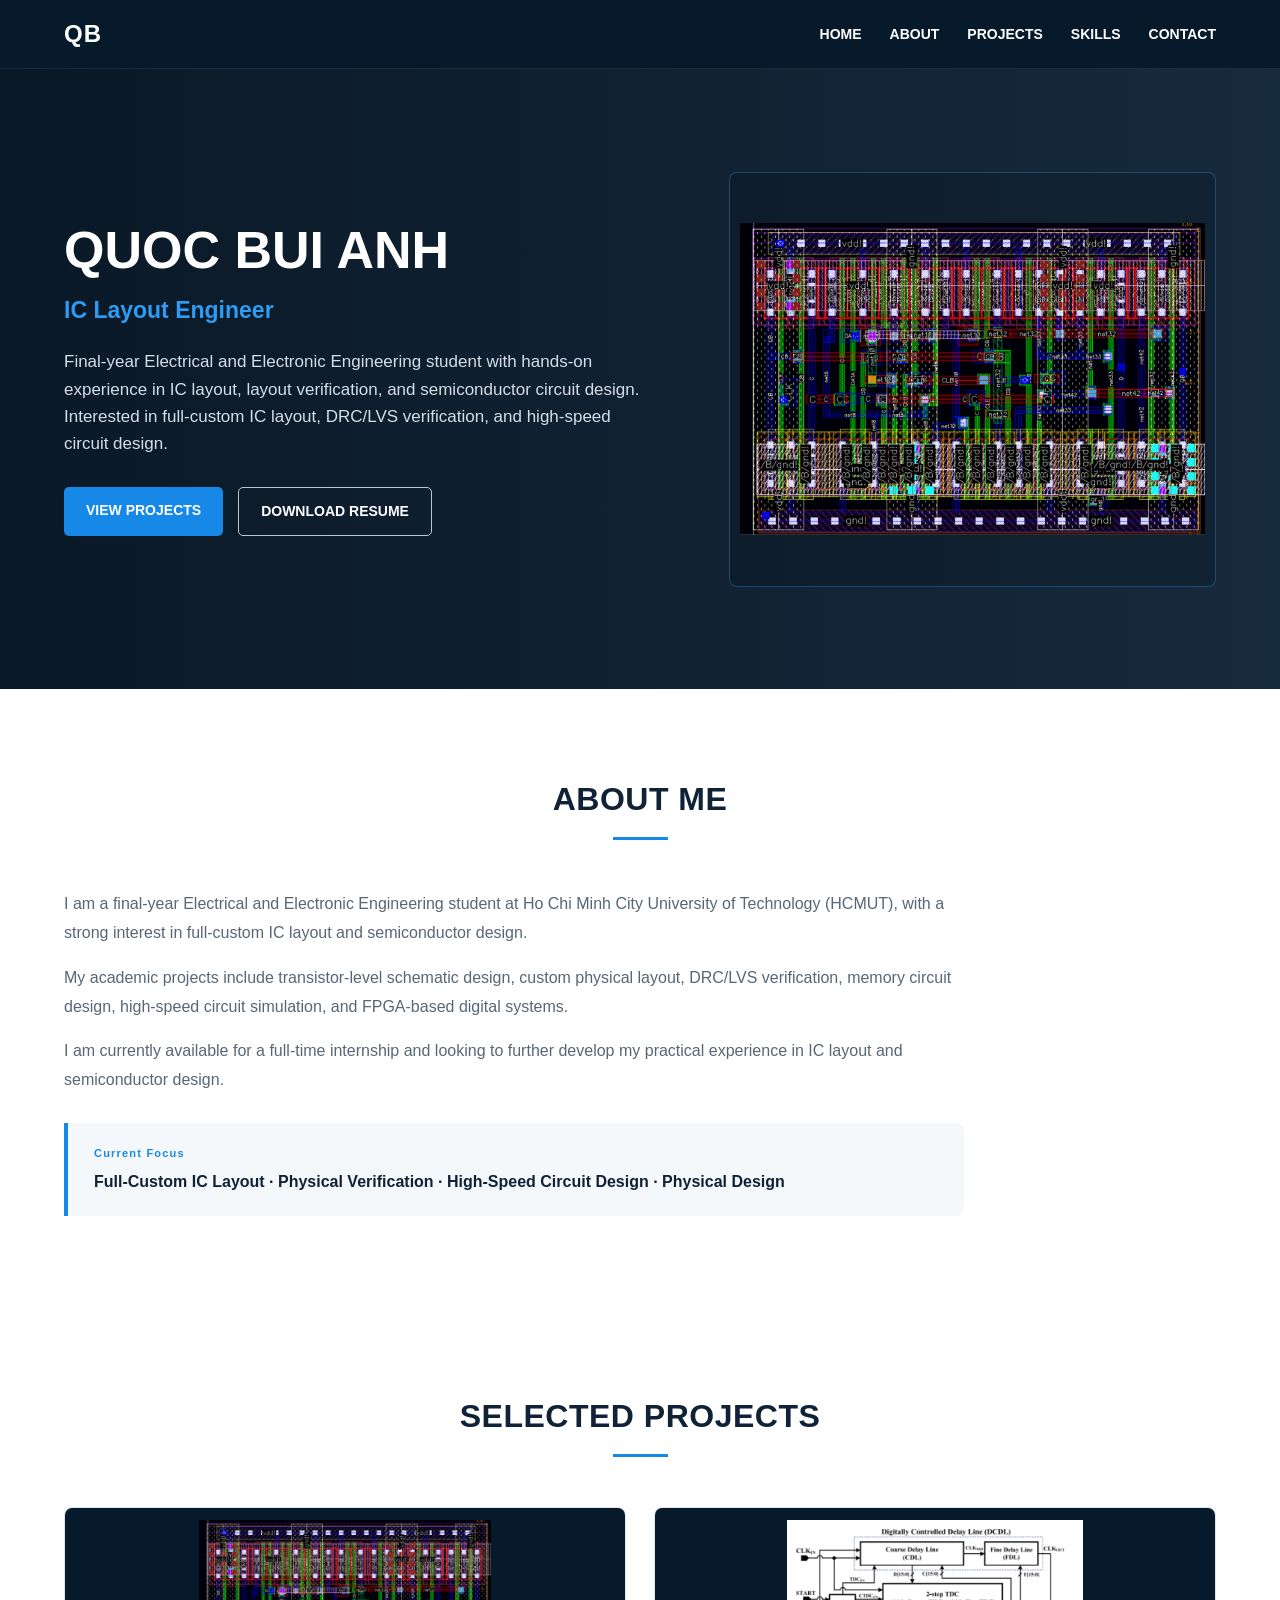
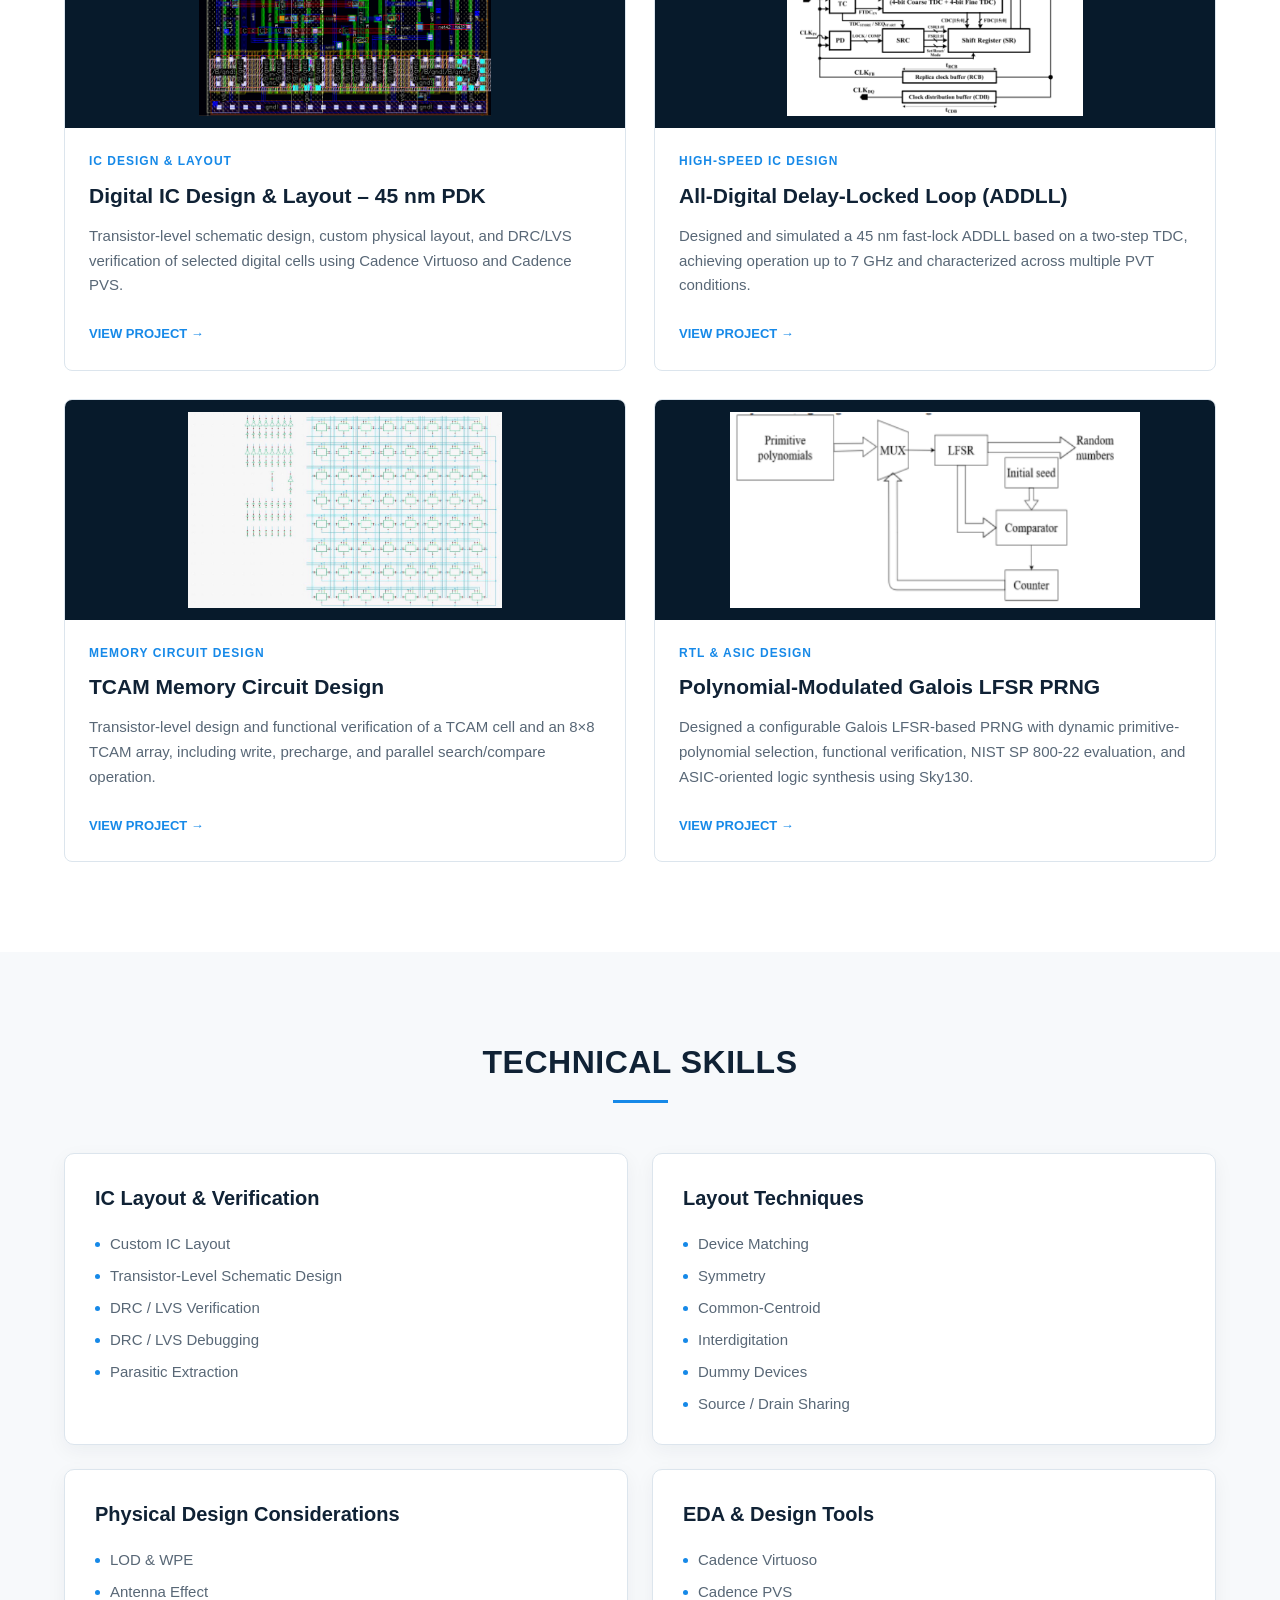
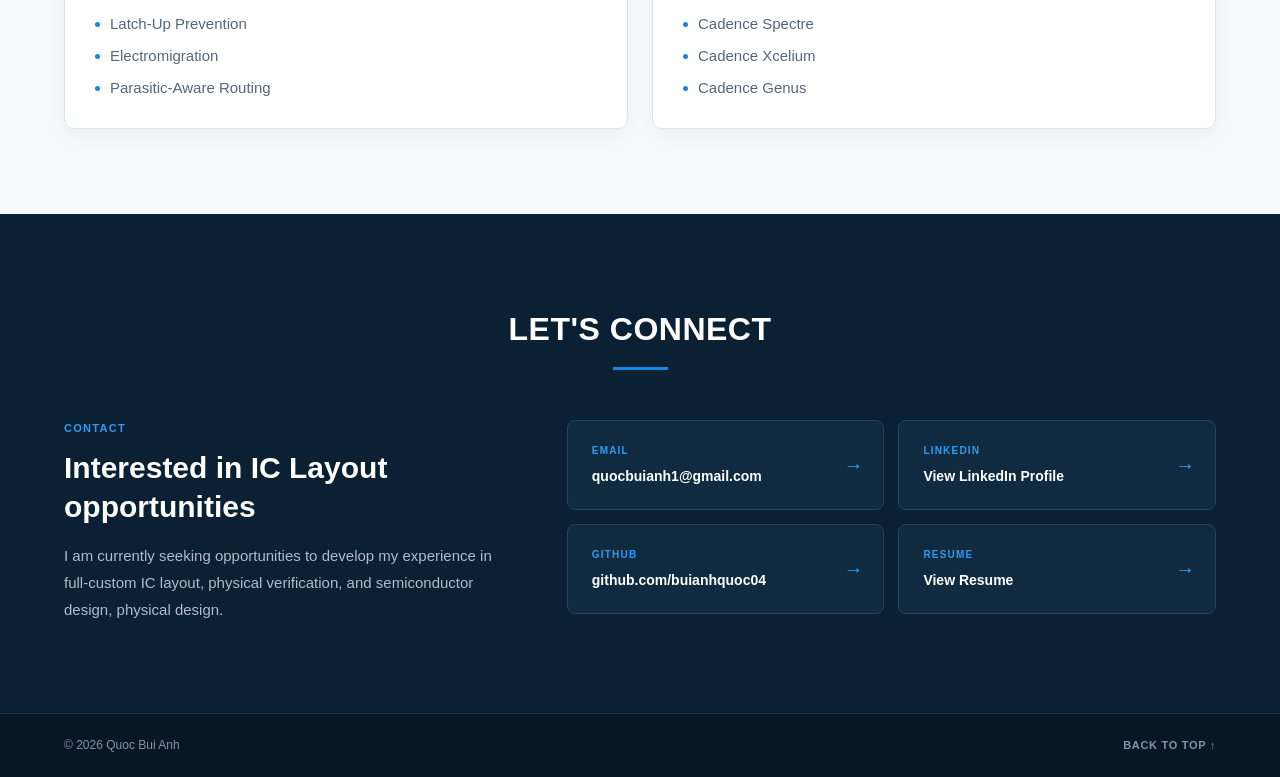
<file: index.html>
<!DOCTYPE html>
<html lang="en">

<head>
    <meta charset="UTF-8">

    <meta
        name="viewport"
        content="width=device-width, initial-scale=1.0"
    >

    <title>
        Quoc Bui Anh | IC Layout Portfolio
    </title>

    <meta
        name="description"
        content="Portfolio of Quoc Bui Anh - IC Layout Engineer Intern focusing on custom IC layout, DRC/LVS verification, and semiconductor circuit design."
    >

    <link
        rel="stylesheet"
        href="/style.css"
    >
</head>


<body>

    <!-- ========================================
         NAVBAR
    ========================================= -->

    <nav class="navbar">

        <div class="container nav-container">

            <a
                href="#home"
                class="logo"
            >
                QB
            </a>


            <ul class="nav-links">

                <li>
                    <a href="#home">
                        HOME
                    </a>
                </li>

                <li>
                    <a href="#about">
                        ABOUT
                    </a>
                </li>

                <li>
                    <a href="#projects">
                        PROJECTS
                    </a>
                </li>

                <li>
                    <a href="#skills">
                        SKILLS
                    </a>
                </li>

                <li>
                    <a href="#contact">
                        CONTACT
                    </a>
                </li>

            </ul>

        </div>

    </nav>



    <!-- ========================================
         HERO
    ========================================= -->

    <section
        class="hero"
        id="home"
    >

        <div class="container hero-content">


            <!-- LEFT -->

            <div class="hero-text">

                <h1>
                    QUOC BUI ANH
                </h1>


                <div class="hero-title">
                    IC Layout Engineer
                </div>


                <p class="hero-description">

                    Final-year Electrical and Electronic Engineering
                    student with hands-on experience in IC layout,
                    layout verification, and semiconductor circuit design.

                    Interested in full-custom IC layout,
                    DRC/LVS verification, and high-speed circuit design.

                </p>


                <div class="hero-buttons">

                    <a
                        href="#projects"
                        class="btn btn-primary"
                    >
                        VIEW PROJECTS
                    </a>


                    <!--
                    Resume button will be activated
                    after the CV PDF is uploaded.
                    -->

<a
    href="/assets/resume/IC LAYOUT ENGINEER.pdf"
    class="btn btn-outline"
    target="_blank"
    rel="noopener noreferrer"
>
    DOWNLOAD RESUME
</a>

                </div>

            </div>



            <!-- RIGHT -->

            <div class="hero-image">

                <img
                    src="/assets/images/layout45nm-hero.png"
                    alt="Custom 45 nm IC layout"
                >

            </div>

        </div>

    </section>



    <!-- ========================================
         ABOUT
    ========================================= -->

    <section
        class="about-section"
        id="about"
    >

        <div class="container">

            <div class="section-heading">

                <h2>
                    ABOUT ME
                </h2>

                <div class="section-line"></div>

            </div>


            <div class="about-content">

                <p>

                    I am a final-year Electrical and Electronic Engineering
                    student at Ho Chi Minh City University of Technology
                    (HCMUT), with a strong interest in full-custom IC layout
                    and semiconductor design.

                </p>


                <p>

                    My academic projects include transistor-level schematic
                    design, custom physical layout, DRC/LVS verification,
                    memory circuit design, high-speed circuit simulation,
                    and FPGA-based digital systems.

                </p>


                <p>

                    I am currently available for a full-time internship
                    and looking to further develop my practical experience
                    in IC layout and semiconductor design.

                </p>
            <div class="about-focus">

                <span>Current Focus</span>

                <strong>
                    Full-Custom IC Layout · Physical Verification ·
                    High-Speed Circuit Design · Physical Design 
                </strong>

            </div>
            </div>

        </div>

    </section>



    <!-- ========================================
         SELECTED PROJECTS
    ========================================= -->

    <section
        class="projects-section"
        id="projects"
    >

        <div class="container">


            <div class="section-heading">

                <h2>
                    SELECTED PROJECTS
                </h2>

                <div class="section-line"></div>

            </div>



            <div class="projects-grid">


                <!-- =================================
                     PROJECT 1
                ================================== -->

                <article class="project-card">

                    <div class="project-image">

                        <img
                            src="/assets/images/layout45nm-hero.png"
                            alt="45 nm custom IC layout"
                        >

                    </div>


                    <div class="project-content">

                        <span class="project-category">
                            IC DESIGN & LAYOUT
                        </span>


                        <h3>
                            Digital IC Design & Layout – 45 nm PDK
                        </h3>


                        <p>

                            Transistor-level schematic design,
                            custom physical layout, and DRC/LVS
                            verification of selected digital cells
                            using Cadence Virtuoso and Cadence PVS.

                        </p>


                        <a
                            href="/projects/layout45nm.html"
                            class="project-link"
                        >
                            VIEW PROJECT →
                        </a>

                    </div>

                </article>



                <!-- =================================
                     PROJECT 2
                ================================== -->

                <article class="project-card">

<div class="project-image">

    <img
        src="/assets/images/addll/addll-architecture.png"
        alt="Fast-Lock All-Digital Delay-Locked Loop architecture"
    >

</div>

                    <div class="project-content">

                        <span class="project-category">
                            HIGH-SPEED IC DESIGN
                        </span>


                        <h3>
                            All-Digital Delay-Locked Loop (ADDLL)
                        </h3>


<p>
    Designed and simulated a 45 nm fast-lock ADDLL
    based on a two-step TDC, achieving operation up
    to 7 GHz and characterized across multiple PVT
    conditions.
</p>


<a
    href="/projects/addll.html"
    class="project-link"
>
    VIEW PROJECT →
</a>

                    </div>

                </article>


<!-- =================================
     PROJECT 4 - TCAM
================================== -->

<article class="project-card">

    <div class="project-image">

        <img
            src="/assets/images/tcam/tcam-8x8-array.png"
            alt="8x8 TCAM memory array"
        >

    </div>


    <div class="project-content">

        <span class="project-category">
            MEMORY CIRCUIT DESIGN
        </span>


        <h3>
            TCAM Memory Circuit Design
        </h3>


        <p>
            Transistor-level design and functional verification
            of a TCAM cell and an 8×8 TCAM array, including
            write, precharge, and parallel search/compare
            operation.
        </p>


        <a
            href="/projects/tcam.html"
            class="project-link"
        >
            VIEW PROJECT →
        </a>

    </div>

</article>
<!-- =================================
     PROJECT 3 - LFSR PRNG
================================== -->

<article class="project-card">

    <div class="project-image">

        <img
            src="/assets/images/lfsr/lfsr-architecture.png"
            alt="Polynomial-Modulated Galois LFSR PRNG architecture"
        >

    </div>


    <div class="project-content">

        <span class="project-category">
            RTL & ASIC DESIGN
        </span>


        <h3>
            Polynomial-Modulated Galois LFSR PRNG
        </h3>


        <p>
            Designed a configurable Galois LFSR-based PRNG
            with dynamic primitive-polynomial selection,
            functional verification, NIST SP 800-22 evaluation,
            and ASIC-oriented logic synthesis using Sky130.
        </p>


        <a
            href="/projects/lfsr.html"
            class="project-link"
        >
            VIEW PROJECT →
        </a>

    </div>

</article>


            </div>

        </div>

    </section>



    <!-- ========================================
         TECHNICAL SKILLS
    ========================================= -->

<!-- ========================================
     TECHNICAL SKILLS
========================================= -->

<section
    class="skills-section"
    id="skills"
>

    <div class="container">

        <div class="section-heading">

            <h2>
                TECHNICAL SKILLS
            </h2>

            <div class="section-line"></div>

        </div>


        <div class="skills-grid">

            <div class="skill-card">

                <h3>
                    IC Layout & Verification
                </h3>

                <p>Custom IC Layout</p>
                <p>Transistor-Level Schematic Design</p>
                <p>DRC / LVS Verification</p>
                <p>DRC / LVS Debugging</p>
                <p>Parasitic Extraction</p>

            </div>


            <div class="skill-card">

                <h3>
                    Layout Techniques
                </h3>

                <p>Device Matching</p>
                <p>Symmetry</p>
                <p>Common-Centroid</p>
                <p>Interdigitation</p>
                <p>Dummy Devices</p>
                <p>Source / Drain Sharing</p>

            </div>


            <div class="skill-card">

                <h3>
                    Physical Design Considerations
                </h3>

                <p>LOD & WPE</p>
                <p>Antenna Effect</p>
                <p>Latch-Up Prevention</p>
                <p>Electromigration</p>
                <p>Parasitic-Aware Routing</p>

            </div>


            <div class="skill-card">

                <h3>
                    EDA & Design Tools
                </h3>

                <p>Cadence Virtuoso</p>
                <p>Cadence PVS</p>
                <p>Cadence Spectre</p>
                <p>Cadence Xcelium</p>
                <p>Cadence Genus</p>

            </div>

        </div>

    </div>

</section>


<!-- ========================================
     CONTACT
========================================= -->

<section
    class="contact-section"
    id="contact"
>

    <div class="container">

        <div class="section-heading contact-heading">

            <h2>
                LET'S CONNECT
            </h2>

            <div class="section-line"></div>

        </div>


        <div class="contact-wrapper">

            <div class="contact-intro">

                <span class="contact-label">
                    CONTACT
                </span>

                <h3>
                    Interested in IC Layout opportunities
                </h3>

                <p>
                    I am currently seeking opportunities to develop
                    my experience in full-custom IC layout,
                    physical verification, and semiconductor design, physical design.
                </p>

            </div>


            <div class="contact-links">


                <!-- EMAIL -->

                <a
                    href="mailto:quocbuianh1@gmail.com"
                    class="contact-card"
                >

                    <span class="contact-card-label">
                        EMAIL
                    </span>

                    <strong>
                        quocbuianh1@gmail.com
                    </strong>

                    <span class="contact-arrow">
                        →
                    </span>

                </a>


                <!-- LINKEDIN -->

                <a
                    href="https://www.linkedin.com/in/b%C3%B9i-anh-qu%E1%BB%91c-691011342/"
                    target="_blank"
                    rel="noopener noreferrer"
                    class="contact-card"
                >

                    <span class="contact-card-label">
                        LINKEDIN
                    </span>

                    <strong>
                        View LinkedIn Profile
                    </strong>

                    <span class="contact-arrow">
                        →
                    </span>

                </a>


                <!-- GITHUB -->

                <a
                    href="https://github.com/buianhquoc04"
                    target="_blank"
                    rel="noopener noreferrer"
                    class="contact-card"
                >

                    <span class="contact-card-label">
                        GITHUB
                    </span>

                    <strong>
                        github.com/buianhquoc04
                    </strong>

                    <span class="contact-arrow">
                        →
                    </span>

                </a>


                <!-- RESUME -->

                <a
                    href="/assets/resume/IC LAYOUT ENGINEER.pdf"
                    target="_blank"
                    rel="noopener noreferrer"
                    class="contact-card"
                >

                    <span class="contact-card-label">
                        RESUME
                    </span>

                    <strong>
                        View Resume
                    </strong>

                    <span class="contact-arrow">
                        →
                    </span>

                </a>


            </div>

        </div>

    </div>

</section>


<footer class="site-footer">

    <div class="container footer-content">

        <span>
            © 2026 Quoc Bui Anh
        </span>

        <a href="#home">
            BACK TO TOP ↑
        </a>

    </div>

</footer>
</file>
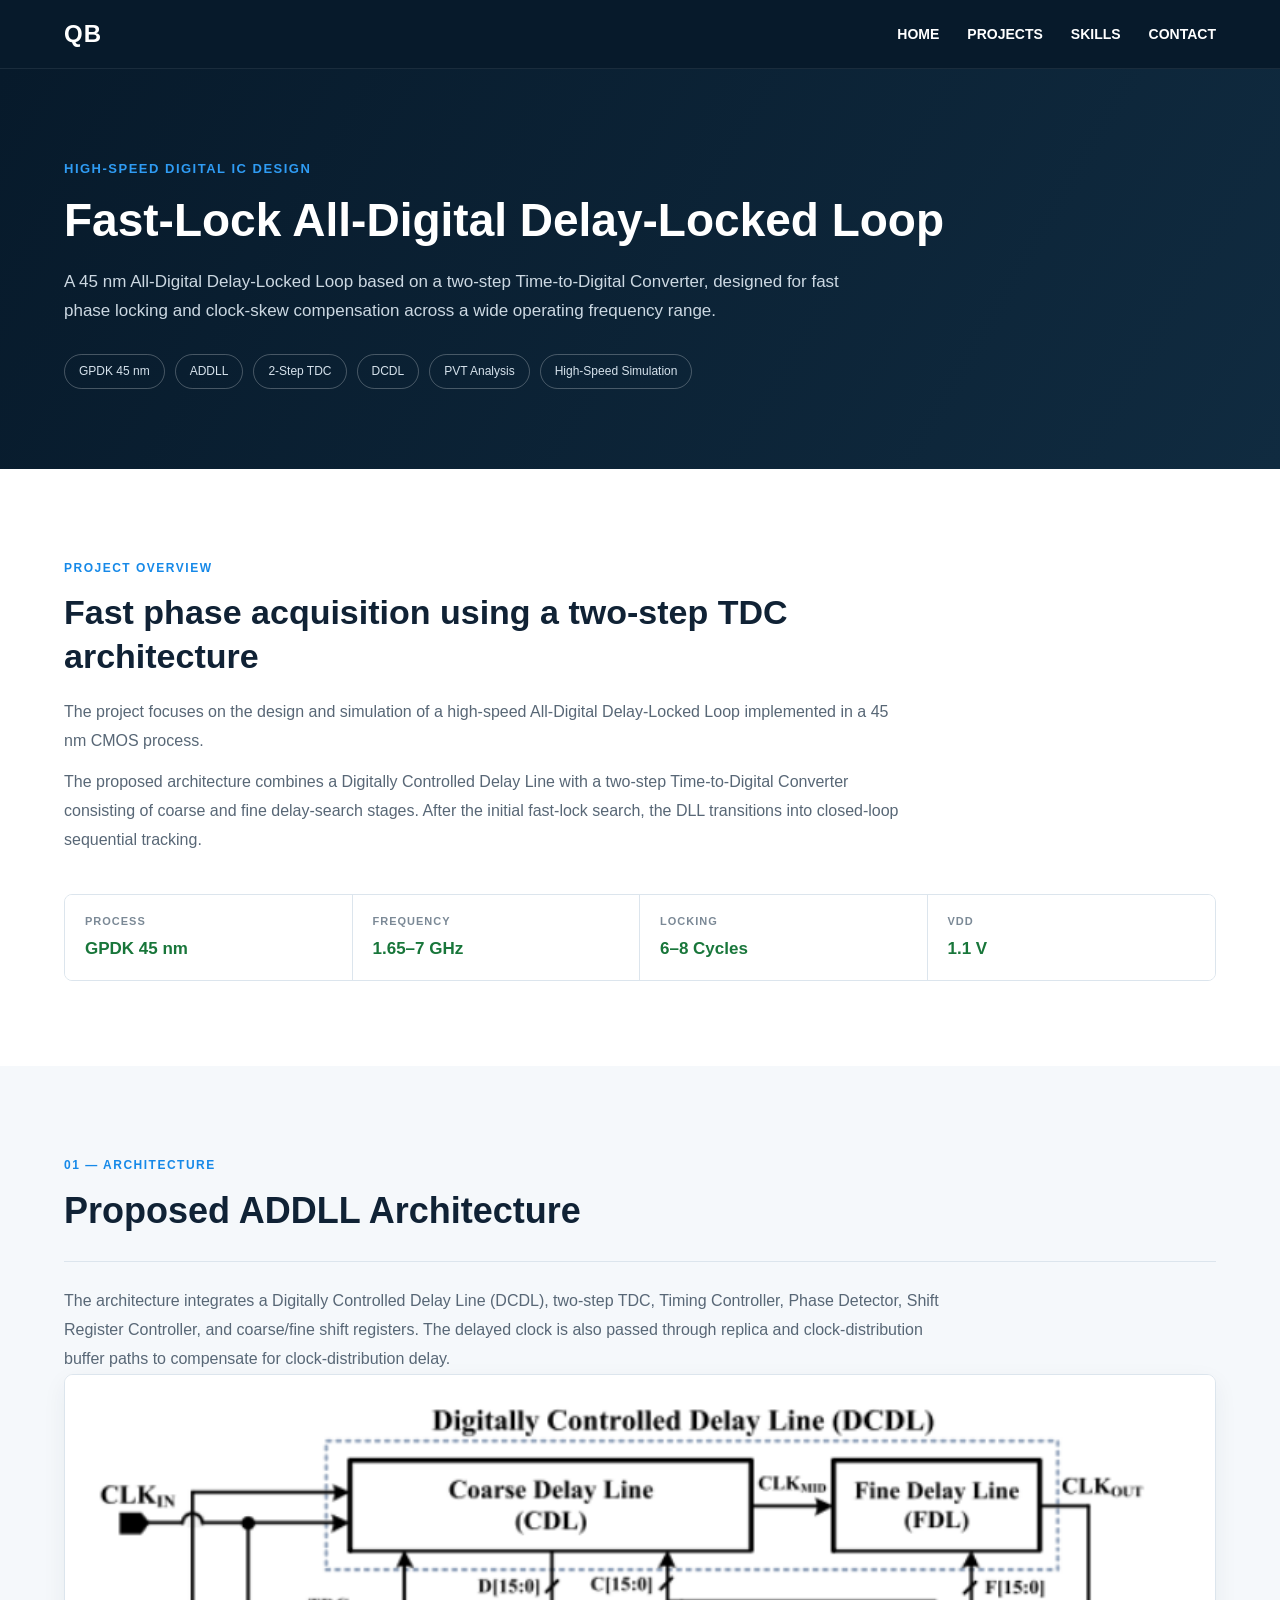
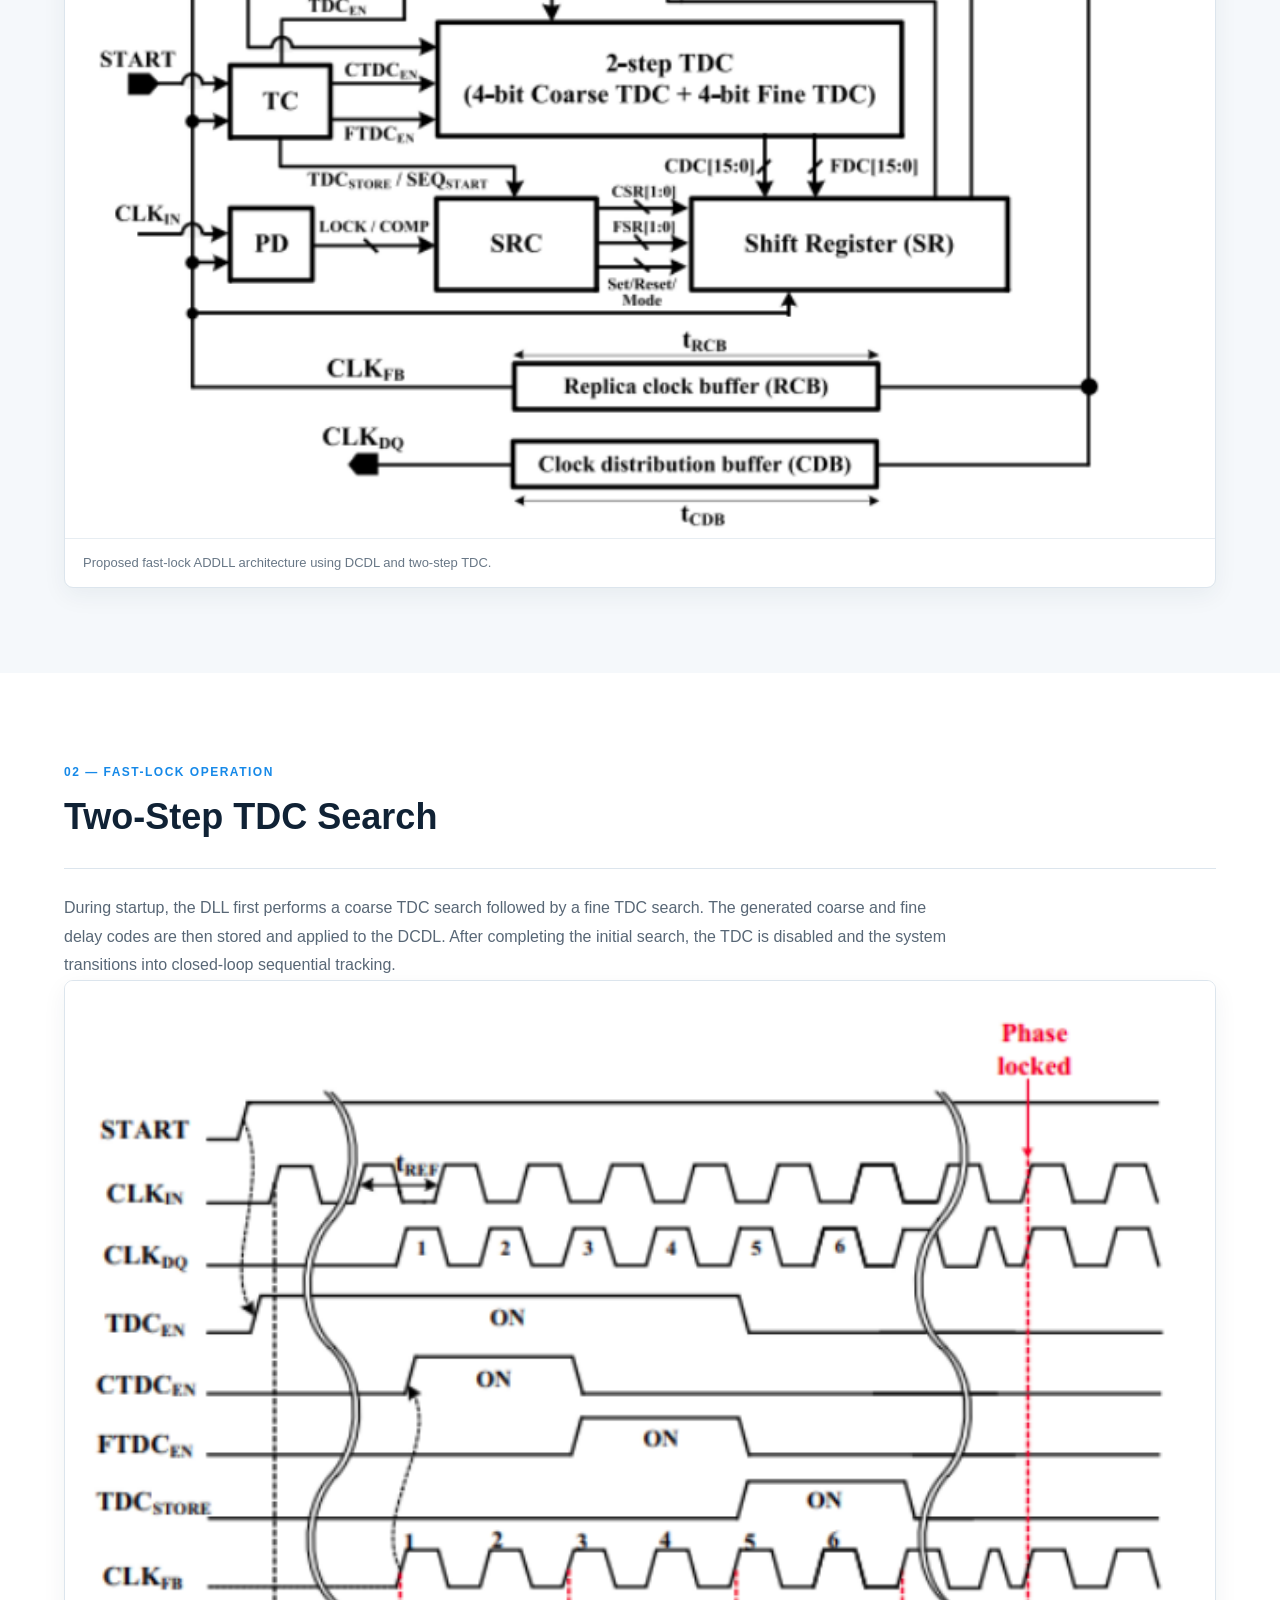
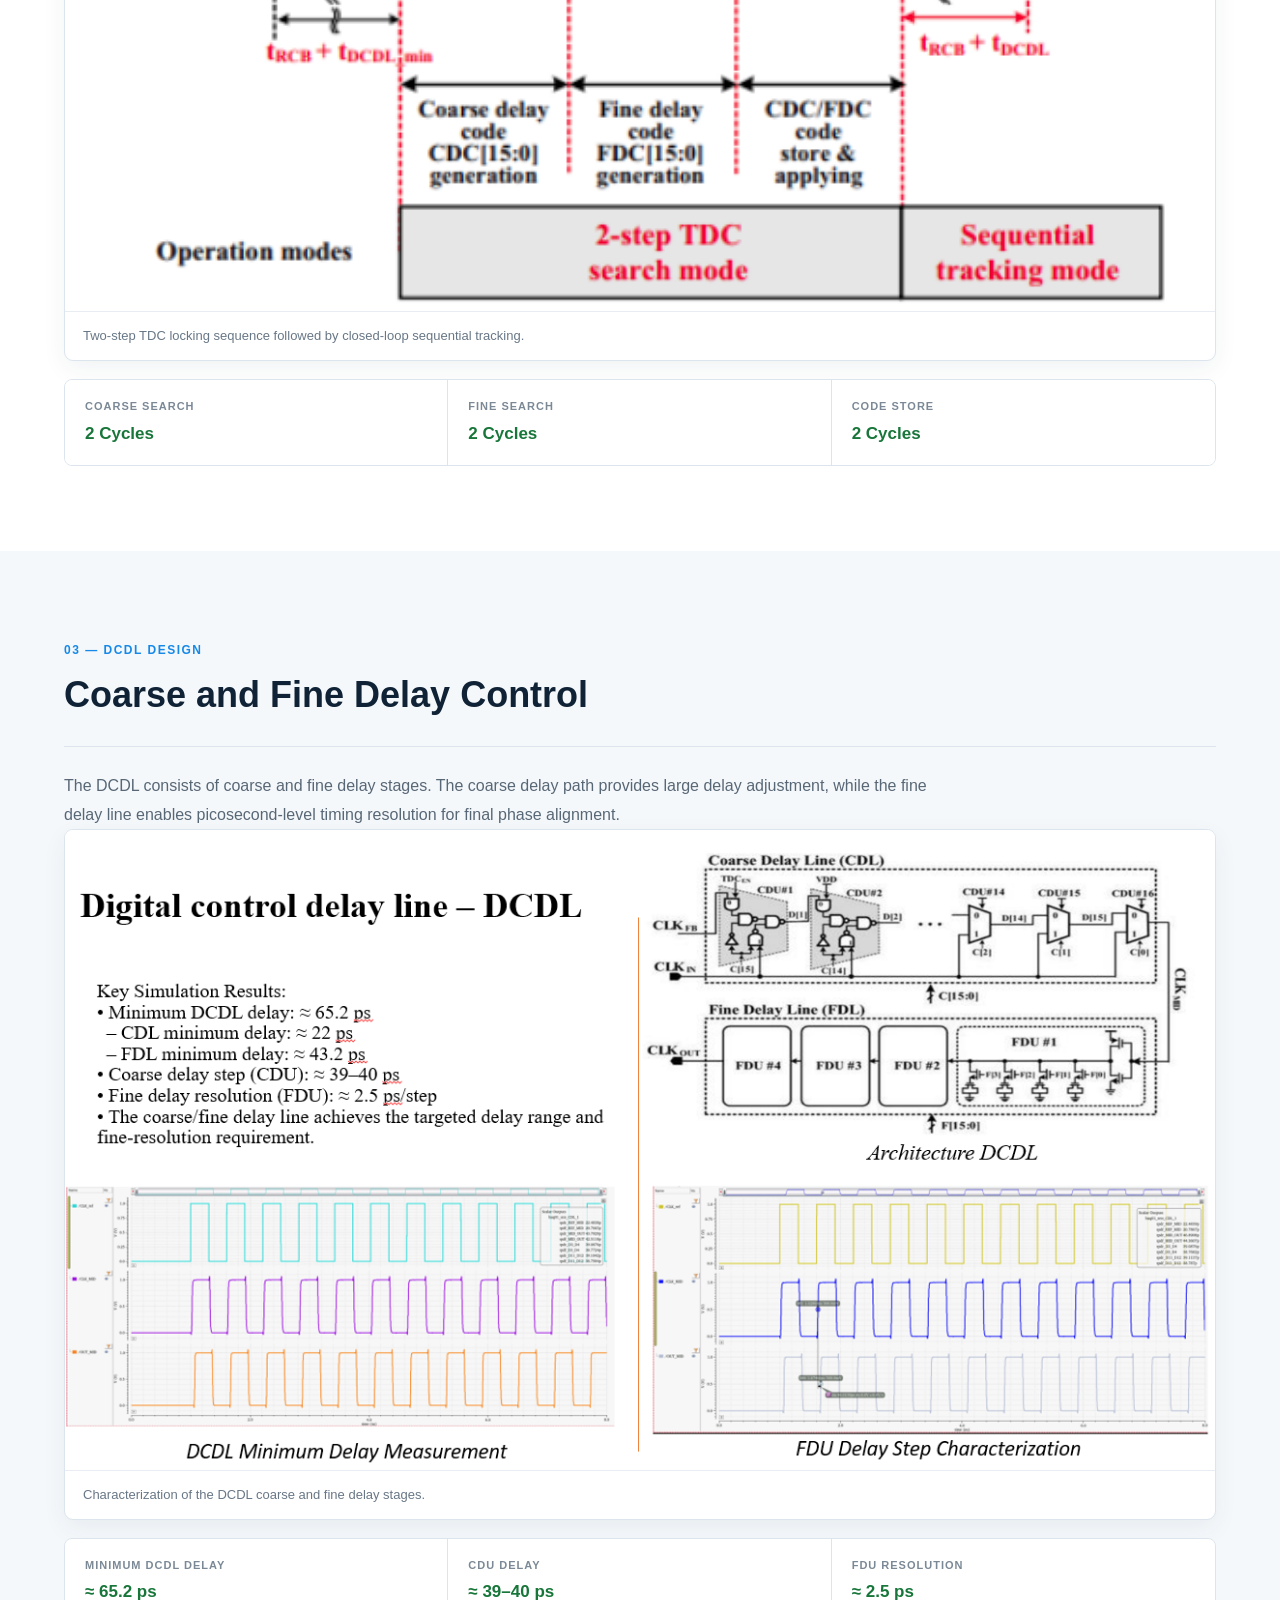
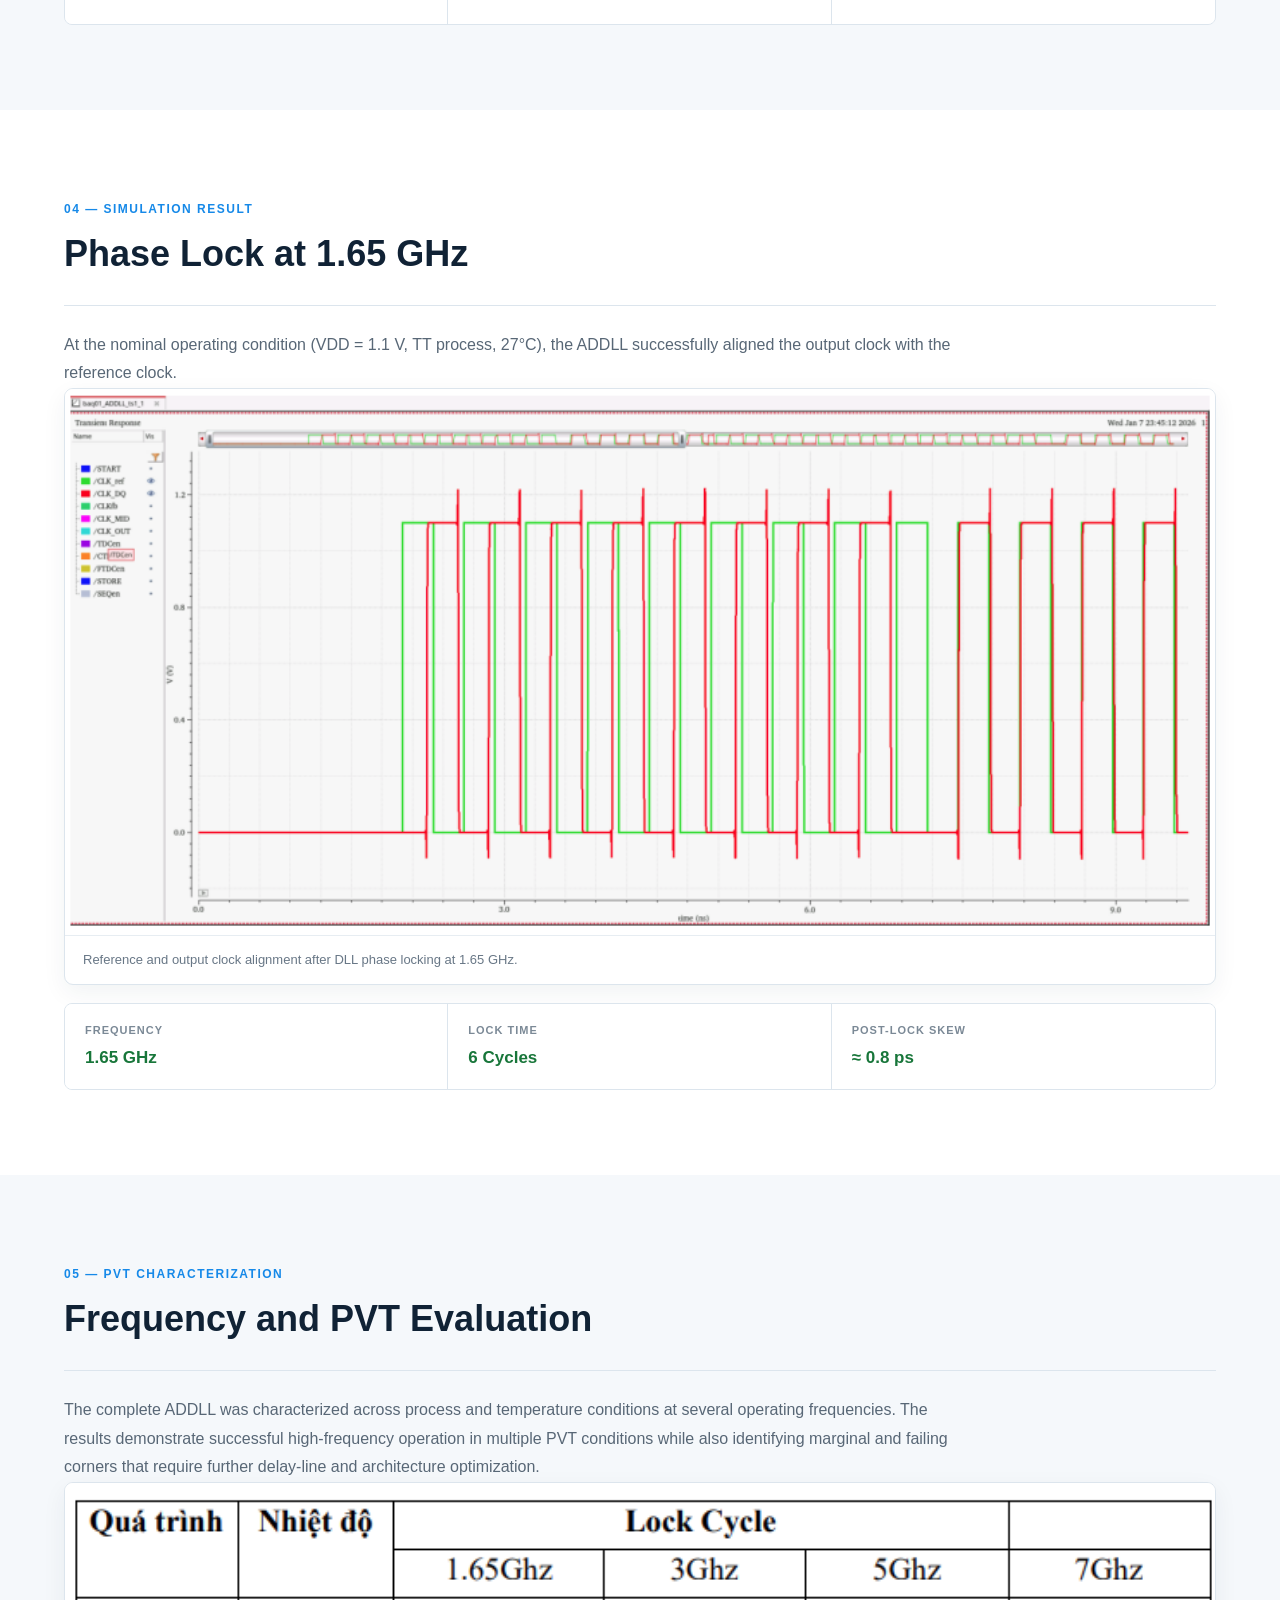
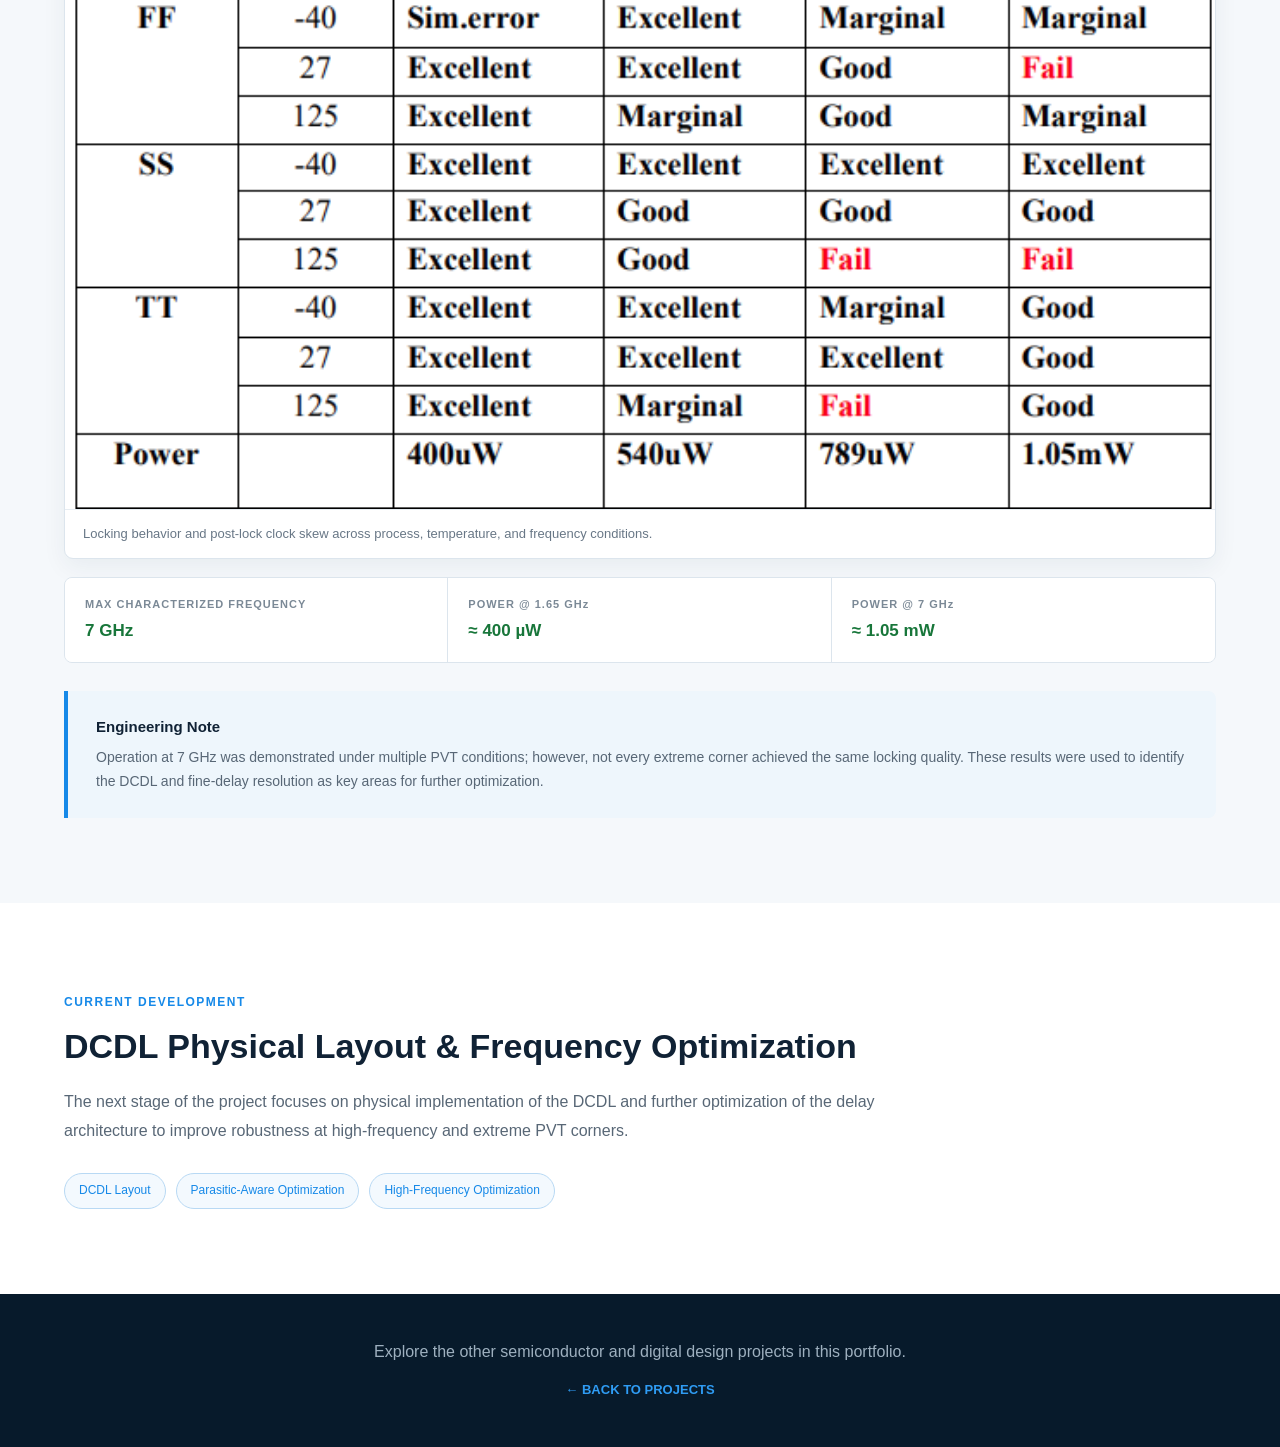
<file: projects/addll.html>
<!DOCTYPE html>
<html lang="en">

<head>
    <meta charset="UTF-8">

    <meta
        name="viewport"
        content="width=device-width, initial-scale=1.0"
    >

    <title>
        Fast-Lock ADDLL | Quoc Bui Anh
    </title>

    <meta
        name="description"
        content="45 nm fast-lock All-Digital Delay-Locked Loop based on a two-step Time-to-Digital Converter."
    >

    <link
        rel="stylesheet"
        href="/style.css"
    >

</head>


<body>


<!-- ========================================
     NAVBAR
========================================= -->

<nav class="navbar">

    <div class="container nav-container">

        <a
            href="/"
            class="logo"
        >
            QB
        </a>

        <ul class="nav-links">

            <li>
                <a href="/">
                    HOME
                </a>
            </li>

            <li>
                <a href="/#projects">
                    PROJECTS
                </a>
            </li>

            <li>
                <a href="/#skills">
                    SKILLS
                </a>
            </li>

            <li>
                <a href="/#contact">
                    CONTACT
                </a>
            </li>

        </ul>

    </div>

</nav>



<!-- ========================================
     PROJECT HERO
========================================= -->

<section class="case-hero">

    <div class="container">

        <span class="case-category">
            HIGH-SPEED DIGITAL IC DESIGN
        </span>


        <h1>
            Fast-Lock All-Digital Delay-Locked Loop
        </h1>


        <p>
            A 45 nm All-Digital Delay-Locked Loop based on a
            two-step Time-to-Digital Converter, designed for
            fast phase locking and clock-skew compensation
            across a wide operating frequency range.
        </p>


        <div class="case-tags">

            <span>GPDK 45 nm</span>

            <span>ADDLL</span>

            <span>2-Step TDC</span>

            <span>DCDL</span>

            <span>PVT Analysis</span>

            <span>High-Speed Simulation</span>

        </div>

    </div>

</section>



<!-- ========================================
     OVERVIEW
========================================= -->

<section class="case-section">

    <div class="container">

        <div class="case-section-title">

            <span>
                PROJECT OVERVIEW
            </span>


            <h2>
                Fast phase acquisition using a
                two-step TDC architecture
            </h2>


            <p>
                The project focuses on the design and simulation
                of a high-speed All-Digital Delay-Locked Loop
                implemented in a 45 nm CMOS process.
            </p>


            <p>
                The proposed architecture combines a Digitally
                Controlled Delay Line with a two-step
                Time-to-Digital Converter consisting of coarse
                and fine delay-search stages. After the initial
                fast-lock search, the DLL transitions into
                closed-loop sequential tracking.
            </p>

        </div>


        <div class="result-summary addll-summary">

            <div>
                <span>PROCESS</span>
                <strong>GPDK 45 nm</strong>
            </div>

            <div>
                <span>FREQUENCY</span>
                <strong>1.65–7 GHz</strong>
            </div>

            <div>
                <span>LOCKING</span>
                <strong>6–8 Cycles</strong>
            </div>

            <div>
                <span>VDD</span>
                <strong>1.1 V</strong>
            </div>

        </div>

    </div>

</section>



<!-- ========================================
     ARCHITECTURE
========================================= -->

<section class="case-section case-section-light">

    <div class="container">


        <div class="design-header">

            <div>

                <span class="design-number">
                    01 — ARCHITECTURE
                </span>

                <h2>
                    Proposed ADDLL Architecture
                </h2>

            </div>

        </div>


        <p class="design-intro">

            The architecture integrates a Digitally Controlled
            Delay Line (DCDL), two-step TDC, Timing Controller,
            Phase Detector, Shift Register Controller, and
            coarse/fine shift registers.

            The delayed clock is also passed through replica and
            clock-distribution buffer paths to compensate for
            clock-distribution delay.

        </p>


        <figure class="technical-figure">

            <img
                src="/assets/images/addll/addll-architecture.png"
                alt="Proposed two-step TDC based ADDLL architecture"
            >

            <figcaption>
                Proposed fast-lock ADDLL architecture using
                DCDL and two-step TDC.
            </figcaption>

        </figure>


    </div>

</section>



<!-- ========================================
     FAST LOCK
========================================= -->

<section class="case-section">

    <div class="container">


        <div class="design-header">

            <div>

                <span class="design-number">
                    02 — FAST-LOCK OPERATION
                </span>

                <h2>
                    Two-Step TDC Search
                </h2>

            </div>

        </div>


        <p class="design-intro">

            During startup, the DLL first performs a coarse
            TDC search followed by a fine TDC search.

            The generated coarse and fine delay codes are then
            stored and applied to the DCDL. After completing
            the initial search, the TDC is disabled and the
            system transitions into closed-loop sequential
            tracking.

        </p>


        <figure class="technical-figure">

            <img
                src="/assets/images/addll/addll-lock-sequence.png"
                alt="Fast-lock sequence of the proposed ADDLL"
            >

            <figcaption>
                Two-step TDC locking sequence followed by
                closed-loop sequential tracking.
            </figcaption>

        </figure>


        <div class="result-summary">

            <div>

                <span>
                    COARSE SEARCH
                </span>

                <strong>
                    2 Cycles
                </strong>

            </div>


            <div>

                <span>
                    FINE SEARCH
                </span>

                <strong>
                    2 Cycles
                </strong>

            </div>


            <div>

                <span>
                    CODE STORE
                </span>

                <strong>
                    2 Cycles
                </strong>

            </div>

        </div>


    </div>

</section>



<!-- ========================================
     DCDL
========================================= -->

<section class="case-section case-section-light">

    <div class="container">


        <div class="design-header">

            <div>

                <span class="design-number">
                    03 — DCDL DESIGN
                </span>

                <h2>
                    Coarse and Fine Delay Control
                </h2>

            </div>

        </div>


        <p class="design-intro">

            The DCDL consists of coarse and fine delay stages.
            The coarse delay path provides large delay adjustment,
            while the fine delay line enables picosecond-level
            timing resolution for final phase alignment.

        </p>


        <figure class="technical-figure">

            <img
                src="/assets/images/addll/addll-dcdl-characterization.png"
                alt="DCDL coarse and fine delay characterization"
            >

            <figcaption>
                Characterization of the DCDL coarse and fine
                delay stages.
            </figcaption>

        </figure>


        <div class="result-summary">

            <div>

                <span>
                    MINIMUM DCDL DELAY
                </span>

                <strong>
                    ≈ 65.2 ps
                </strong>

            </div>


            <div>

                <span>
                    CDU DELAY
                </span>

                <strong>
                    ≈ 39–40 ps
                </strong>

            </div>


            <div>

                <span>
                    FDU RESOLUTION
                </span>

                <strong>
                    ≈ 2.5 ps
                </strong>

            </div>

        </div>


    </div>

</section>



<!-- ========================================
     NOMINAL LOCK RESULT
========================================= -->

<section class="case-section">

    <div class="container">


        <div class="design-header">

            <div>

                <span class="design-number">
                    04 — SIMULATION RESULT
                </span>

                <h2>
                    Phase Lock at 1.65 GHz
                </h2>

            </div>

        </div>


        <p class="design-intro">

            At the nominal operating condition
            (VDD = 1.1 V, TT process, 27°C), the ADDLL
            successfully aligned the output clock with the
            reference clock.

        </p>


        <figure class="technical-figure">

            <img
                src="/assets/images/addll/addll-lock-165ghz.png"
                alt="ADDLL phase locking result at 1.65 GHz"
            >

            <figcaption>
                Reference and output clock alignment after
                DLL phase locking at 1.65 GHz.
            </figcaption>

        </figure>


        <div class="result-summary">

            <div>

                <span>
                    FREQUENCY
                </span>

                <strong>
                    1.65 GHz
                </strong>

            </div>


            <div>

                <span>
                    LOCK TIME
                </span>

                <strong>
                    6 Cycles
                </strong>

            </div>


            <div>

                <span>
                    POST-LOCK SKEW
                </span>

                <strong>
                    ≈ 0.8 ps
                </strong>

            </div>

        </div>


    </div>

</section>



<!-- ========================================
     PVT
========================================= -->

<section class="case-section case-section-light">

    <div class="container">


        <div class="design-header">

            <div>

                <span class="design-number">
                    05 — PVT CHARACTERIZATION
                </span>

                <h2>
                    Frequency and PVT Evaluation
                </h2>

            </div>

        </div>


        <p class="design-intro">

            The complete ADDLL was characterized across
            process and temperature conditions at several
            operating frequencies.

            The results demonstrate successful high-frequency
            operation in multiple PVT conditions while also
            identifying marginal and failing corners that
            require further delay-line and architecture
            optimization.

        </p>


        <figure class="technical-figure">

            <img
                src="/assets/images/addll/addll-pvt-summary.png"
                alt="ADDLL PVT characterization summary"
            >

            <figcaption>
                Locking behavior and post-lock clock skew
                across process, temperature, and frequency
                conditions.
            </figcaption>

        </figure>


        <div class="result-summary">

            <div>

                <span>
                    MAX CHARACTERIZED FREQUENCY
                </span>

                <strong>
                    7 GHz
                </strong>

            </div>


            <div>

                <span>
                    POWER @ 1.65 GHz
                </span>

                <strong>
                    ≈ 400 µW
                </strong>

            </div>


            <div>

                <span>
                    POWER @ 7 GHz
                </span>

                <strong>
                    ≈ 1.05 mW
                </strong>

            </div>

        </div>


        <div class="engineering-note">

            <strong>
                Engineering Note
            </strong>

            <p>

                Operation at 7 GHz was demonstrated under
                multiple PVT conditions; however, not every
                extreme corner achieved the same locking
                quality.

                These results were used to identify the DCDL
                and fine-delay resolution as key areas for
                further optimization.

            </p>

        </div>


    </div>

</section>



<!-- ========================================
     CURRENT WORK
========================================= -->

<section class="case-section">

    <div class="container">


        <div class="case-section-title">

            <span>
                CURRENT DEVELOPMENT
            </span>


            <h2>
                DCDL Physical Layout & Frequency Optimization
            </h2>


            <p>

                The next stage of the project focuses on
                physical implementation of the DCDL and
                further optimization of the delay architecture
                to improve robustness at high-frequency and
                extreme PVT corners.

            </p>

        </div>


        <div class="case-tags current-work-tags">

            <span>
                DCDL Layout
            </span>

            <span>
                Parasitic-Aware Optimization
            </span>

            <span>
                High-Frequency Optimization
            </span>

        </div>


    </div>

</section>



<!-- ========================================
     FOOTER
========================================= -->

<section class="case-footer">

    <div class="container">

        <p>
            Explore the other semiconductor and digital
            design projects in this portfolio.
        </p>


        <a href="/#projects">
            ← BACK TO PROJECTS
        </a>

    </div>

</section>


</body>
</html>
</file>
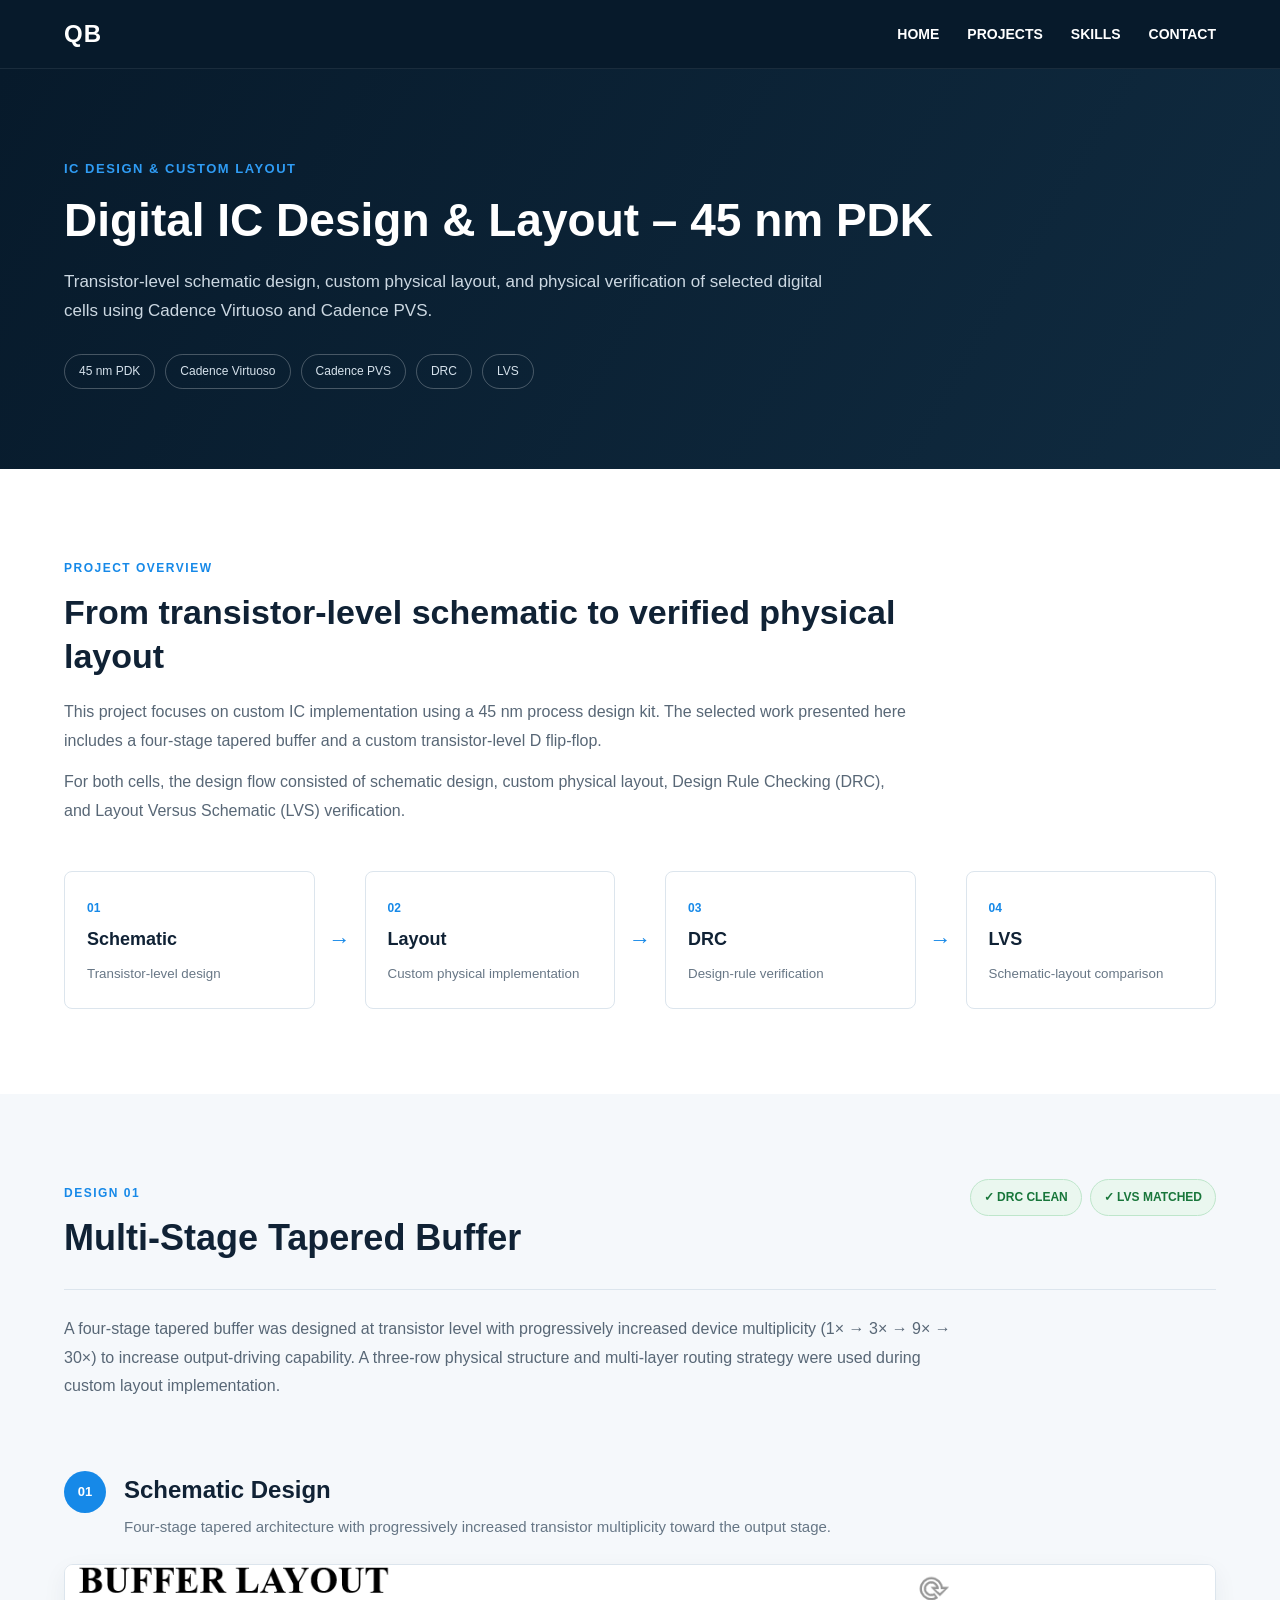
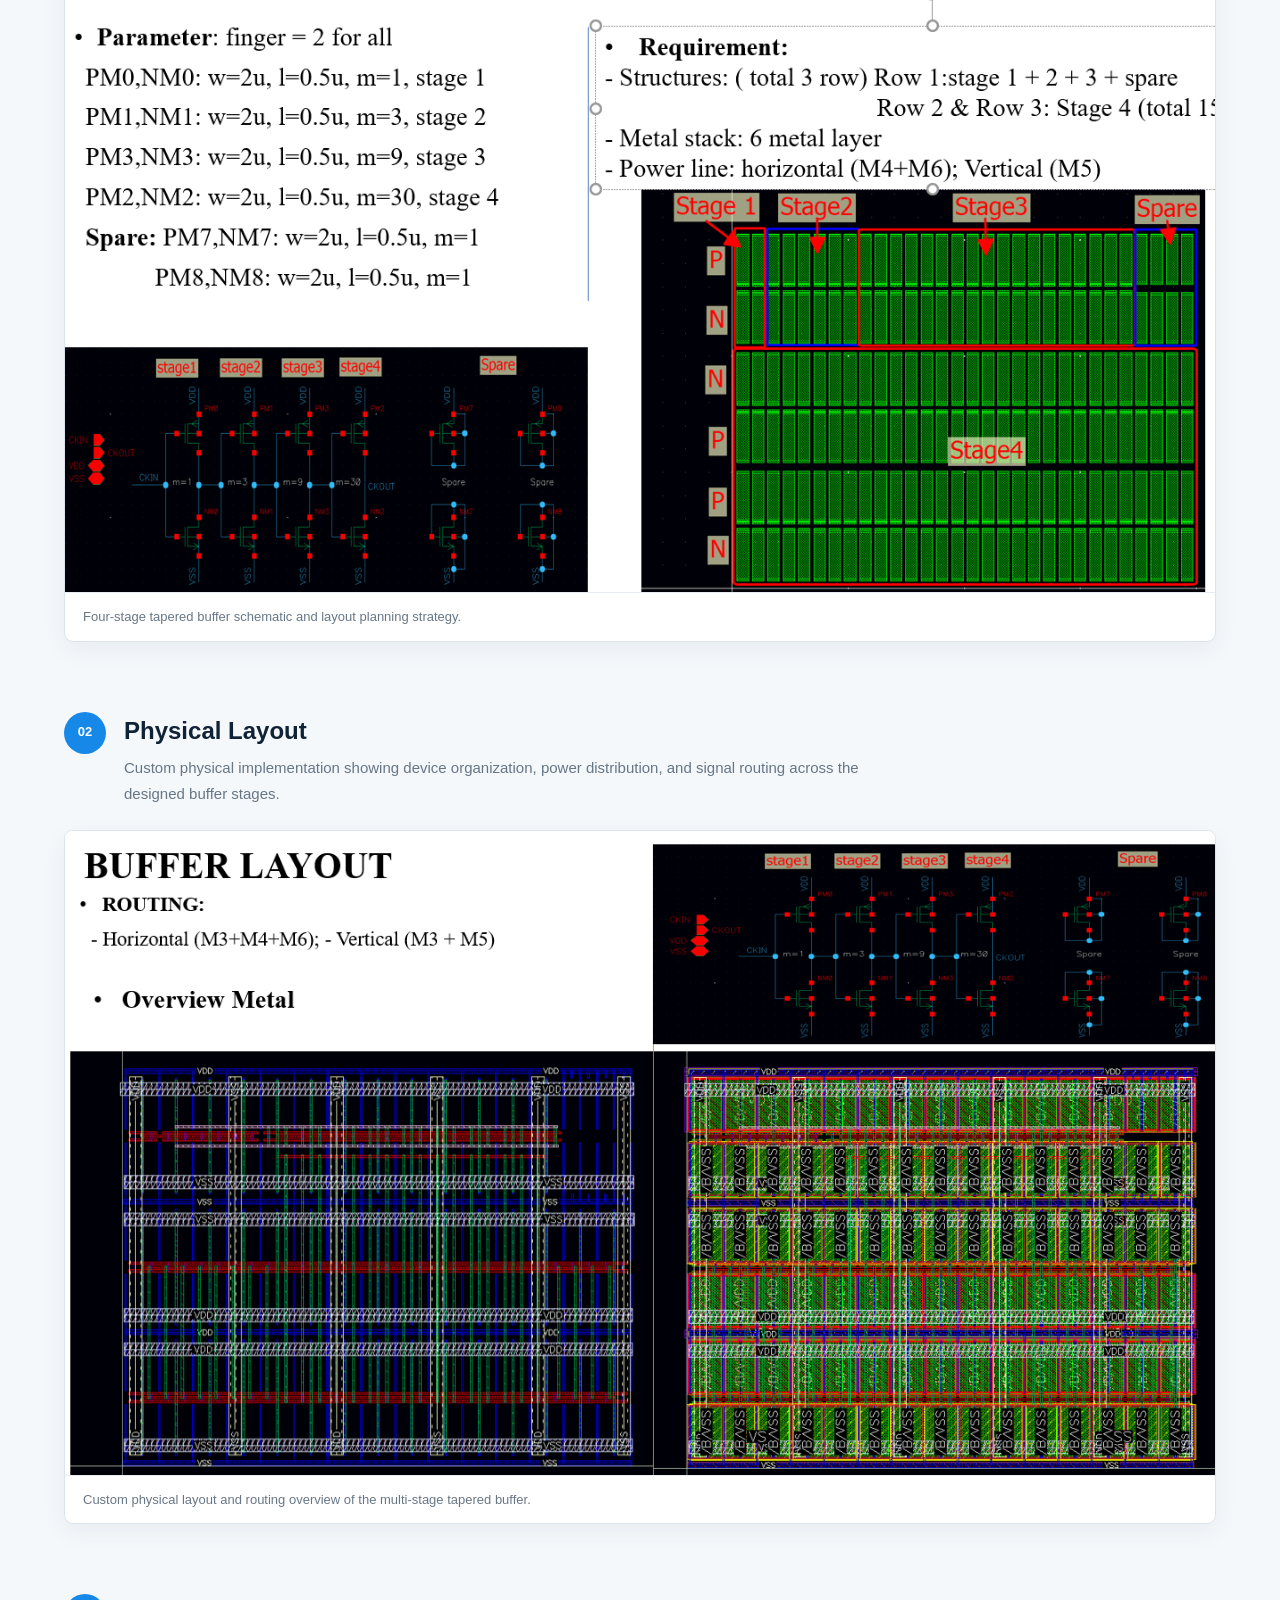
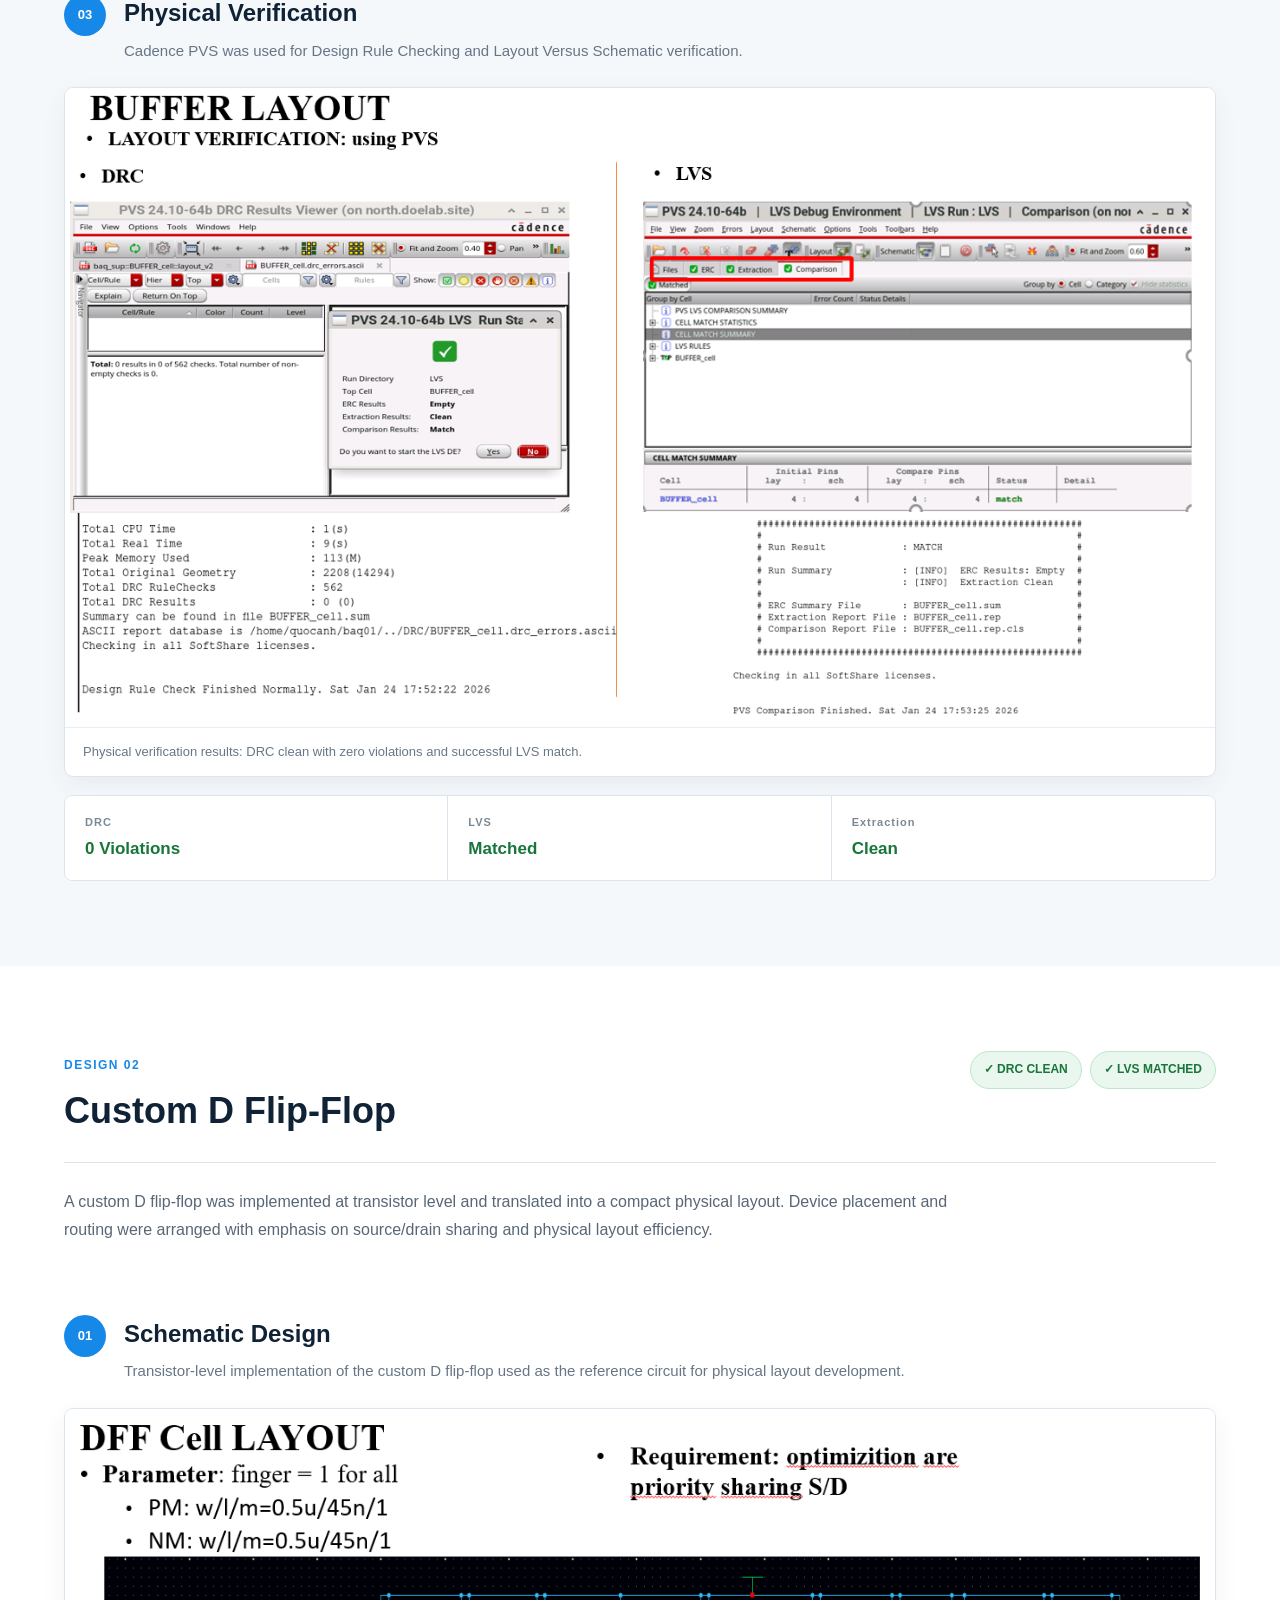
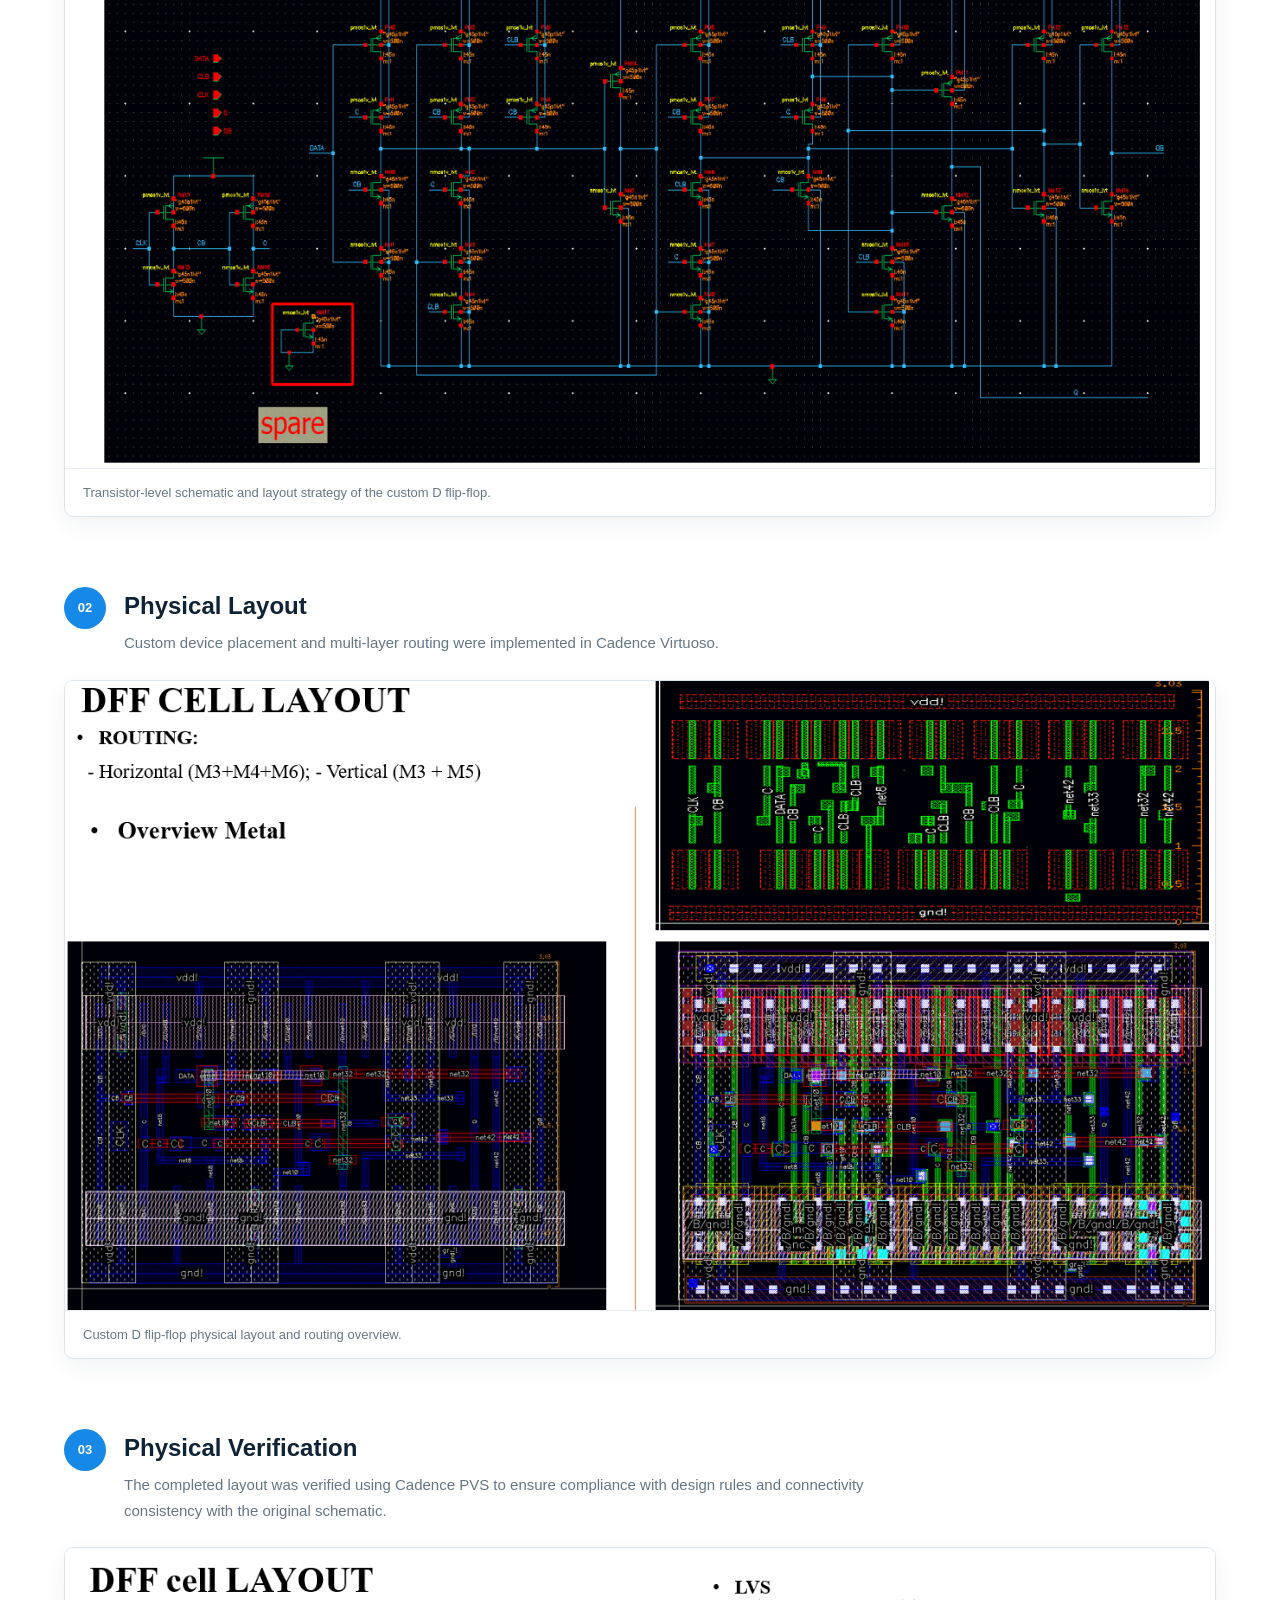
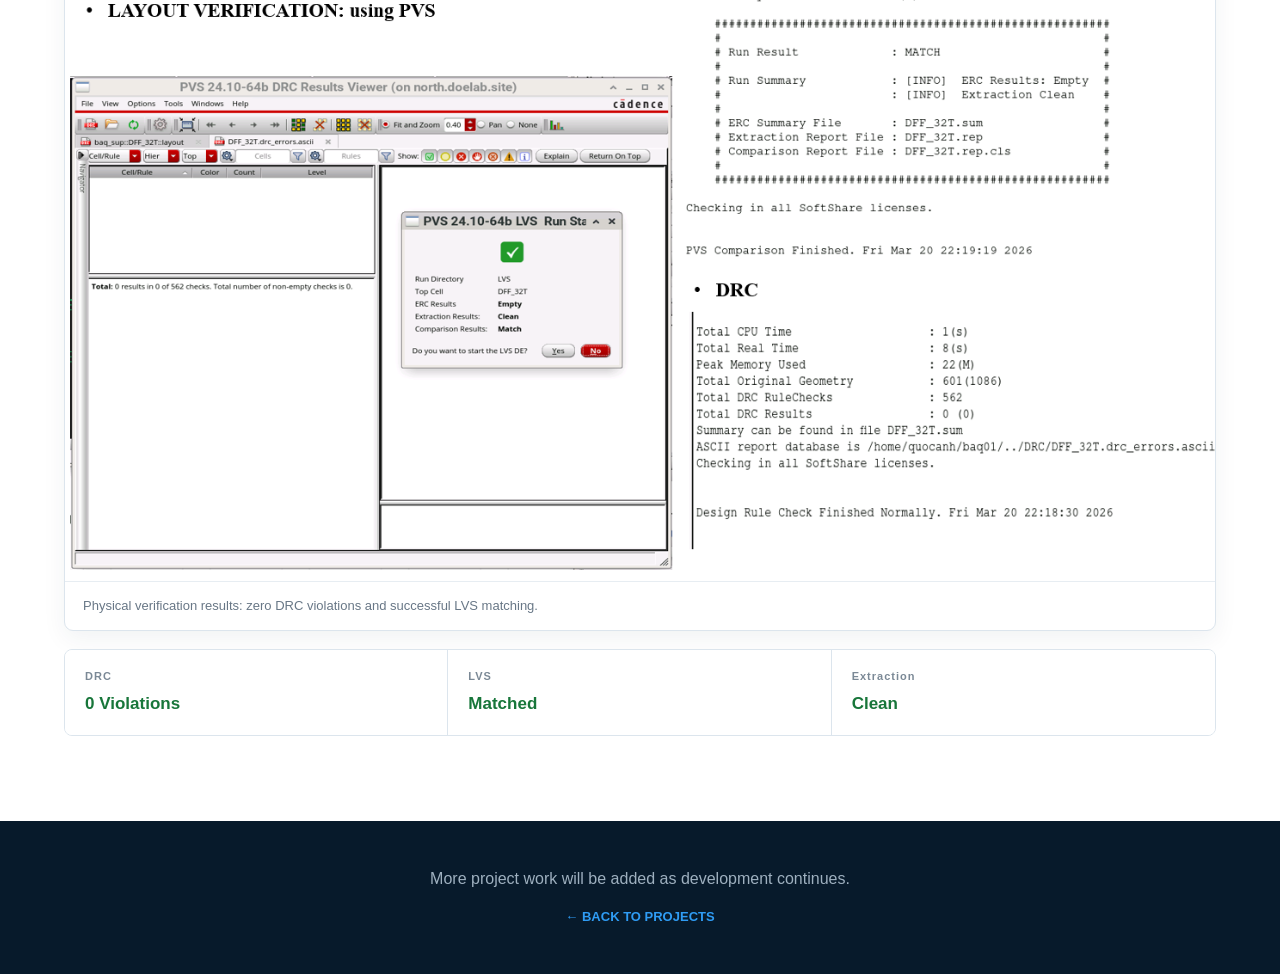
<file: projects/layout45nm.html>
<!DOCTYPE html>
<html lang="en">

<head>
    <meta charset="UTF-8">
    <meta name="viewport" content="width=device-width, initial-scale=1.0">

    <title>45 nm IC Design & Layout | Quoc Bui Anh</title>

    <link rel="stylesheet" href="../style.css">
</head>


<body>

    <!-- =========================
         NAVBAR
    ========================== -->

    <nav class="navbar">

        <div class="container nav-container">

            <a href="/" class="logo">
                QB
            </a>

            <ul class="nav-links">

                <li>
                    <a href="/">HOME</a>
                </li>

                <li>
                    <a href="/#projects">PROJECTS</a>
                </li>

                <li>
                    <a href="/#skills">SKILLS</a>
                </li>

                <li>
                    <a href="/#contact">CONTACT</a>
                </li>

            </ul>

        </div>

    </nav>


    <!-- =========================
         PROJECT HERO
    ========================== -->

    <section class="case-hero">

        <div class="container">

            <span class="case-category">
                IC DESIGN & CUSTOM LAYOUT
            </span>

            <h1>
                Digital IC Design & Layout – 45 nm PDK
            </h1>

            <p>
                Transistor-level schematic design, custom physical layout,
                and physical verification of selected digital cells using
                Cadence Virtuoso and Cadence PVS.
            </p>

            <div class="case-tags">

                <span>45 nm PDK</span>
                <span>Cadence Virtuoso</span>
                <span>Cadence PVS</span>
                <span>DRC</span>
                <span>LVS</span>

            </div>

        </div>

    </section>


    <!-- =========================
         OVERVIEW
    ========================== -->

    <section class="case-section">

        <div class="container">

            <div class="case-section-title">

                <span>PROJECT OVERVIEW</span>

                <h2>
                    From transistor-level schematic to verified physical layout
                </h2>

                <p>
                    This project focuses on custom IC implementation using a
                    45 nm process design kit. The selected work presented here
                    includes a four-stage tapered buffer and a custom
                    transistor-level D flip-flop.
                </p>

                <p>
                    For both cells, the design flow consisted of schematic
                    design, custom physical layout, Design Rule Checking (DRC),
                    and Layout Versus Schematic (LVS) verification.
                </p>

            </div>


            <div class="case-flow">

                <div class="case-flow-step">
                    <span>01</span>
                    <strong>Schematic</strong>
                    <small>Transistor-level design</small>
                </div>

                <div class="case-arrow">→</div>

                <div class="case-flow-step">
                    <span>02</span>
                    <strong>Layout</strong>
                    <small>Custom physical implementation</small>
                </div>

                <div class="case-arrow">→</div>

                <div class="case-flow-step">
                    <span>03</span>
                    <strong>DRC</strong>
                    <small>Design-rule verification</small>
                </div>

                <div class="case-arrow">→</div>

                <div class="case-flow-step">
                    <span>04</span>
                    <strong>LVS</strong>
                    <small>Schematic-layout comparison</small>
                </div>

            </div>

        </div>

    </section>


    <!-- =========================
         BUFFER
    ========================== -->

    <section class="case-section case-section-light" id="buffer">

        <div class="container">

            <div class="design-header">

                <div>

                    <span class="design-number">
                        DESIGN 01
                    </span>

                    <h2>
                        Multi-Stage Tapered Buffer
                    </h2>

                </div>

                <div class="verification-badges">

                    <span class="pass-badge">
                        ✓ DRC CLEAN
                    </span>

                    <span class="pass-badge">
                        ✓ LVS MATCHED
                    </span>

                </div>

            </div>


            <p class="design-intro">

                A four-stage tapered buffer was designed at transistor level
                with progressively increased device multiplicity
                (1× → 3× → 9× → 30×) to increase output-driving capability.
                A three-row physical structure and multi-layer routing strategy
                were used during custom layout implementation.

            </p>


            <!-- BUFFER SCHEMATIC -->

            <div class="design-step">

                <div class="design-step-heading">

                    <span>01</span>

                    <div>
                        <h3>Schematic Design</h3>

                        <p>
                            Four-stage tapered architecture with progressively
                            increased transistor multiplicity toward the output
                            stage.
                        </p>
                    </div>

                </div>


                <figure class="technical-figure">

                    <img
                        src="/assets/images/buffer-schematic.png"
                        alt="Four-stage tapered buffer transistor-level schematic"
                        loading="lazy"
                    >

                    <figcaption>
                        Four-stage tapered buffer schematic and layout planning
                        strategy.
                    </figcaption>

                </figure>

            </div>


            <!-- BUFFER LAYOUT -->

            <div class="design-step">

                <div class="design-step-heading">

                    <span>02</span>

                    <div>
                        <h3>Physical Layout</h3>

                        <p>
                            Custom physical implementation showing device
                            organization, power distribution, and signal routing
                            across the designed buffer stages.
                        </p>
                    </div>

                </div>


                <figure class="technical-figure">

                    <img
                        src="/assets/images/buffer-layout.png"
                        alt="Custom physical layout of four-stage tapered buffer"
                        loading="lazy"
                    >

                    <figcaption>
                        Custom physical layout and routing overview of the
                        multi-stage tapered buffer.
                    </figcaption>

                </figure>

            </div>


            <!-- BUFFER VERIFICATION -->

            <div class="design-step">

                <div class="design-step-heading">

                    <span>03</span>

                    <div>
                        <h3>Physical Verification</h3>

                        <p>
                            Cadence PVS was used for Design Rule Checking and
                            Layout Versus Schematic verification.
                        </p>
                    </div>

                </div>


                <figure class="technical-figure">

                    <img
                        src="/assets/images/buffer-verification.png"
                        alt="Buffer DRC and LVS verification results using Cadence PVS"
                        loading="lazy"
                    >

                    <figcaption>
                        Physical verification results:
                        DRC clean with zero violations and successful LVS match.
                    </figcaption>

                </figure>


                <div class="result-summary">

                    <div>
                        <span>DRC</span>
                        <strong>0 Violations</strong>
                    </div>

                    <div>
                        <span>LVS</span>
                        <strong>Matched</strong>
                    </div>

                    <div>
                        <span>Extraction</span>
                        <strong>Clean</strong>
                    </div>

                </div>

            </div>

        </div>

    </section>


    <!-- =========================
         DFF
    ========================== -->

    <section class="case-section" id="dff">

        <div class="container">

            <div class="design-header">

                <div>

                    <span class="design-number">
                        DESIGN 02
                    </span>

                    <h2>
                        Custom D Flip-Flop
                    </h2>

                </div>


                <div class="verification-badges">

                    <span class="pass-badge">
                        ✓ DRC CLEAN
                    </span>

                    <span class="pass-badge">
                        ✓ LVS MATCHED
                    </span>

                </div>

            </div>


            <p class="design-intro">

                A custom D flip-flop was implemented at transistor level
                and translated into a compact physical layout.
                Device placement and routing were arranged with emphasis
                on source/drain sharing and physical layout efficiency.

            </p>


            <!-- DFF SCHEMATIC -->

            <div class="design-step">

                <div class="design-step-heading">

                    <span>01</span>

                    <div>

                        <h3>Schematic Design</h3>

                        <p>
                            Transistor-level implementation of the custom
                            D flip-flop used as the reference circuit for
                            physical layout development.
                        </p>

                    </div>

                </div>


                <figure class="technical-figure">

                    <img
                        src="/assets/images/dff-schematic.png"
                        alt="Custom transistor-level D flip-flop schematic"
                        loading="lazy"
                    >

                    <figcaption>
                        Transistor-level schematic and layout strategy of
                        the custom D flip-flop.
                    </figcaption>

                </figure>

            </div>


            <!-- DFF LAYOUT -->

            <div class="design-step">

                <div class="design-step-heading">

                    <span>02</span>

                    <div>

                        <h3>Physical Layout</h3>

                        <p>
                            Custom device placement and multi-layer routing
                            were implemented in Cadence Virtuoso.
                        </p>

                    </div>

                </div>


                <figure class="technical-figure">

                    <img
                        src="/assets/images/dff-layout.png"
                        alt="Custom physical layout of D flip-flop"
                        loading="lazy"
                    >

                    <figcaption>
                        Custom D flip-flop physical layout and routing overview.
                    </figcaption>

                </figure>

            </div>


            <!-- DFF VERIFICATION -->

            <div class="design-step">

                <div class="design-step-heading">

                    <span>03</span>

                    <div>

                        <h3>Physical Verification</h3>

                        <p>
                            The completed layout was verified using Cadence PVS
                            to ensure compliance with design rules and
                            connectivity consistency with the original schematic.
                        </p>

                    </div>

                </div>


                <figure class="technical-figure">

                    <img
                        src="/assets/images/dff-verification.png"
                        alt="D flip-flop DRC and LVS verification results using Cadence PVS"
                        loading="lazy"
                    >

                    <figcaption>
                        Physical verification results:
                        zero DRC violations and successful LVS matching.
                    </figcaption>

                </figure>


                <div class="result-summary">

                    <div>
                        <span>DRC</span>
                        <strong>0 Violations</strong>
                    </div>

                    <div>
                        <span>LVS</span>
                        <strong>Matched</strong>
                    </div>

                    <div>
                        <span>Extraction</span>
                        <strong>Clean</strong>
                    </div>

                </div>

            </div>

        </div>

    </section>


    <!-- =========================
         BACK TO PROJECTS
    ========================== -->

    <section class="case-footer">

        <div class="container">

            <p>
                More project work will be added as development continues.
            </p>

            <a href="/#projects">
                ← BACK TO PROJECTS
            </a>

        </div>

    </section>


</body>

</html>
</file>
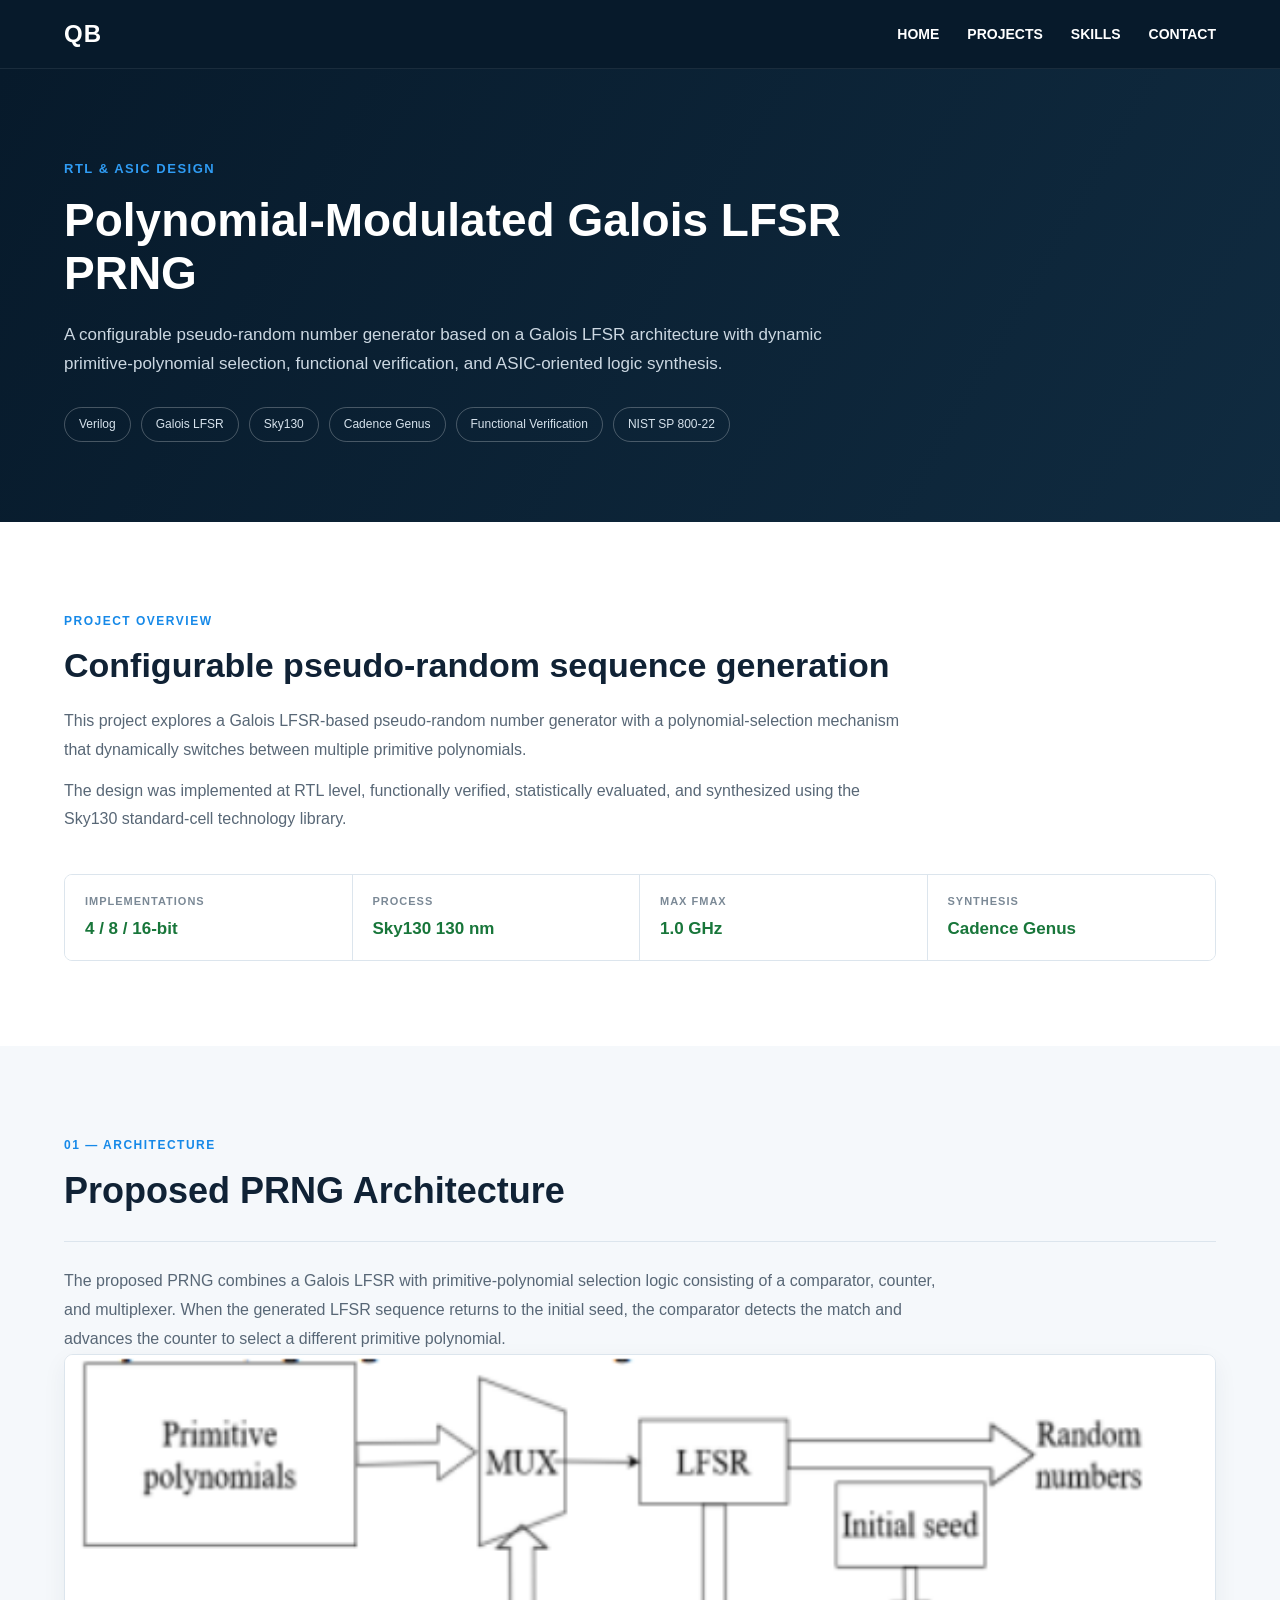
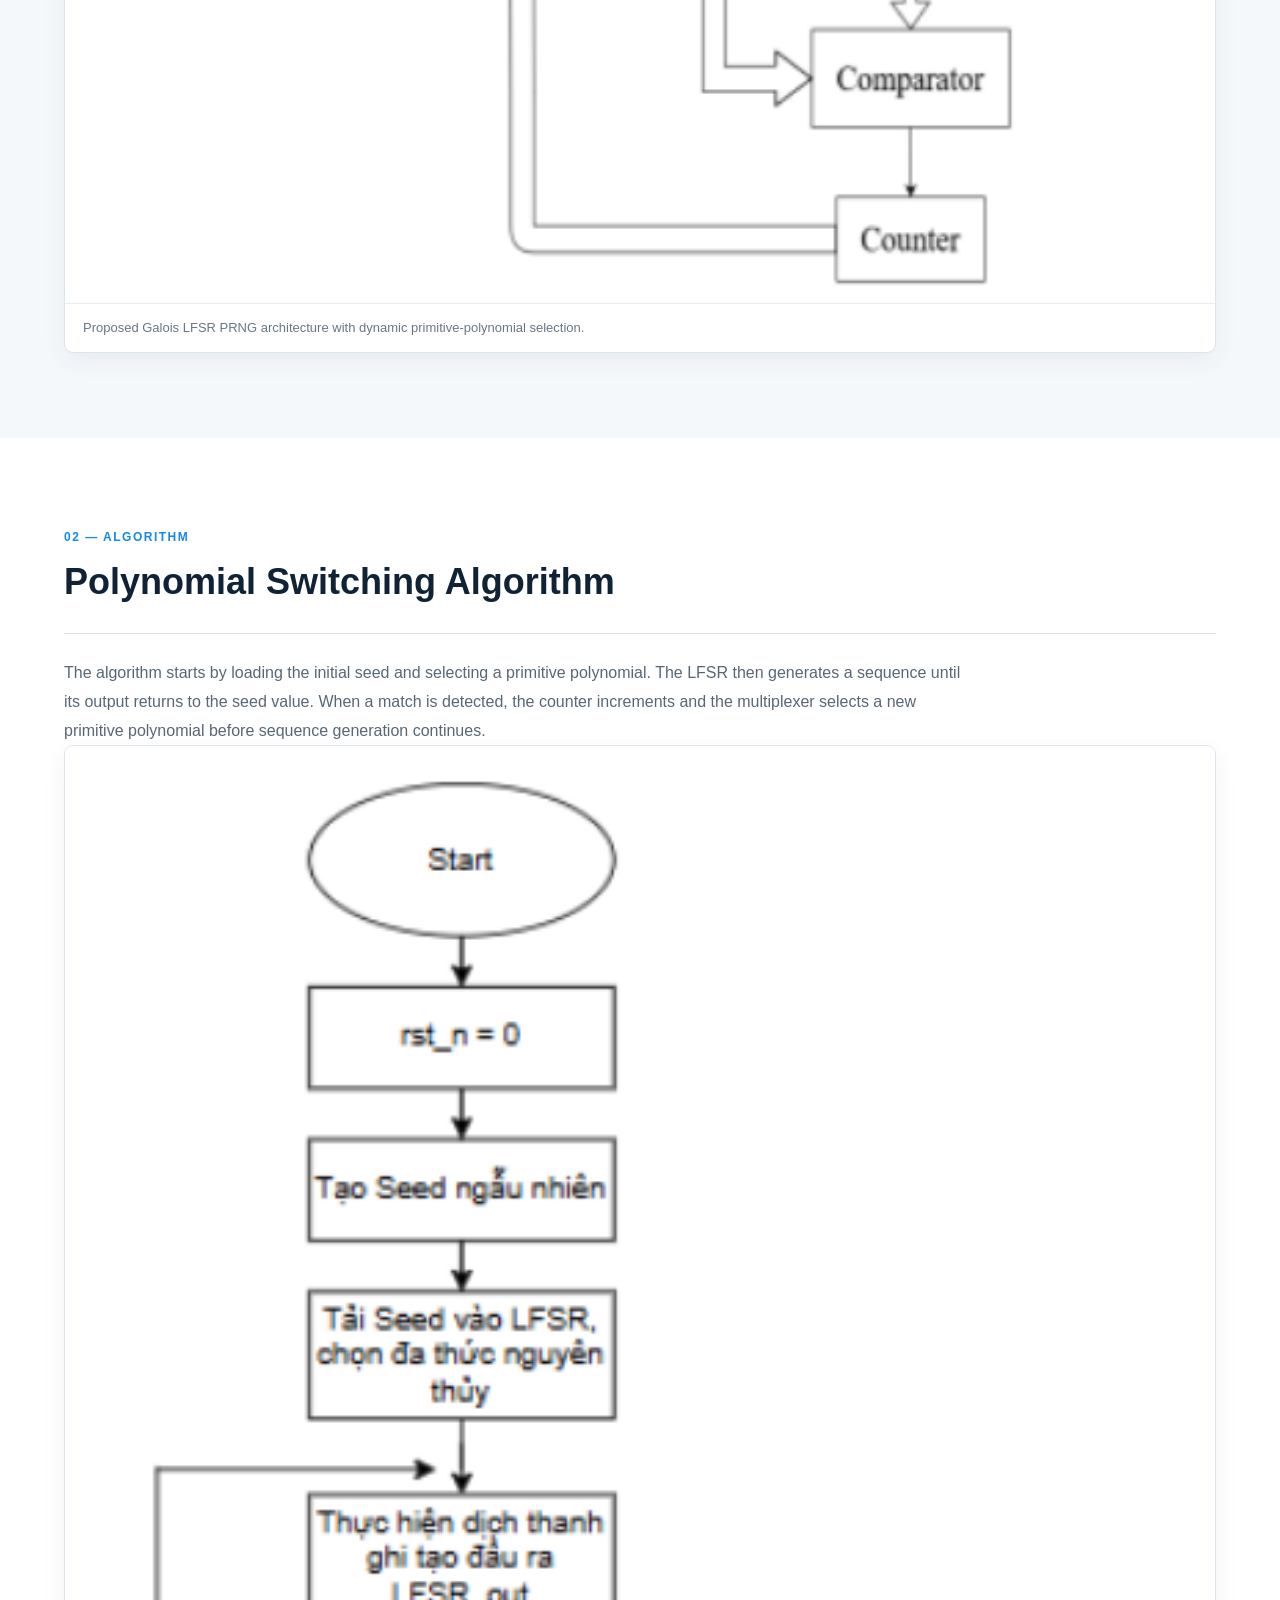
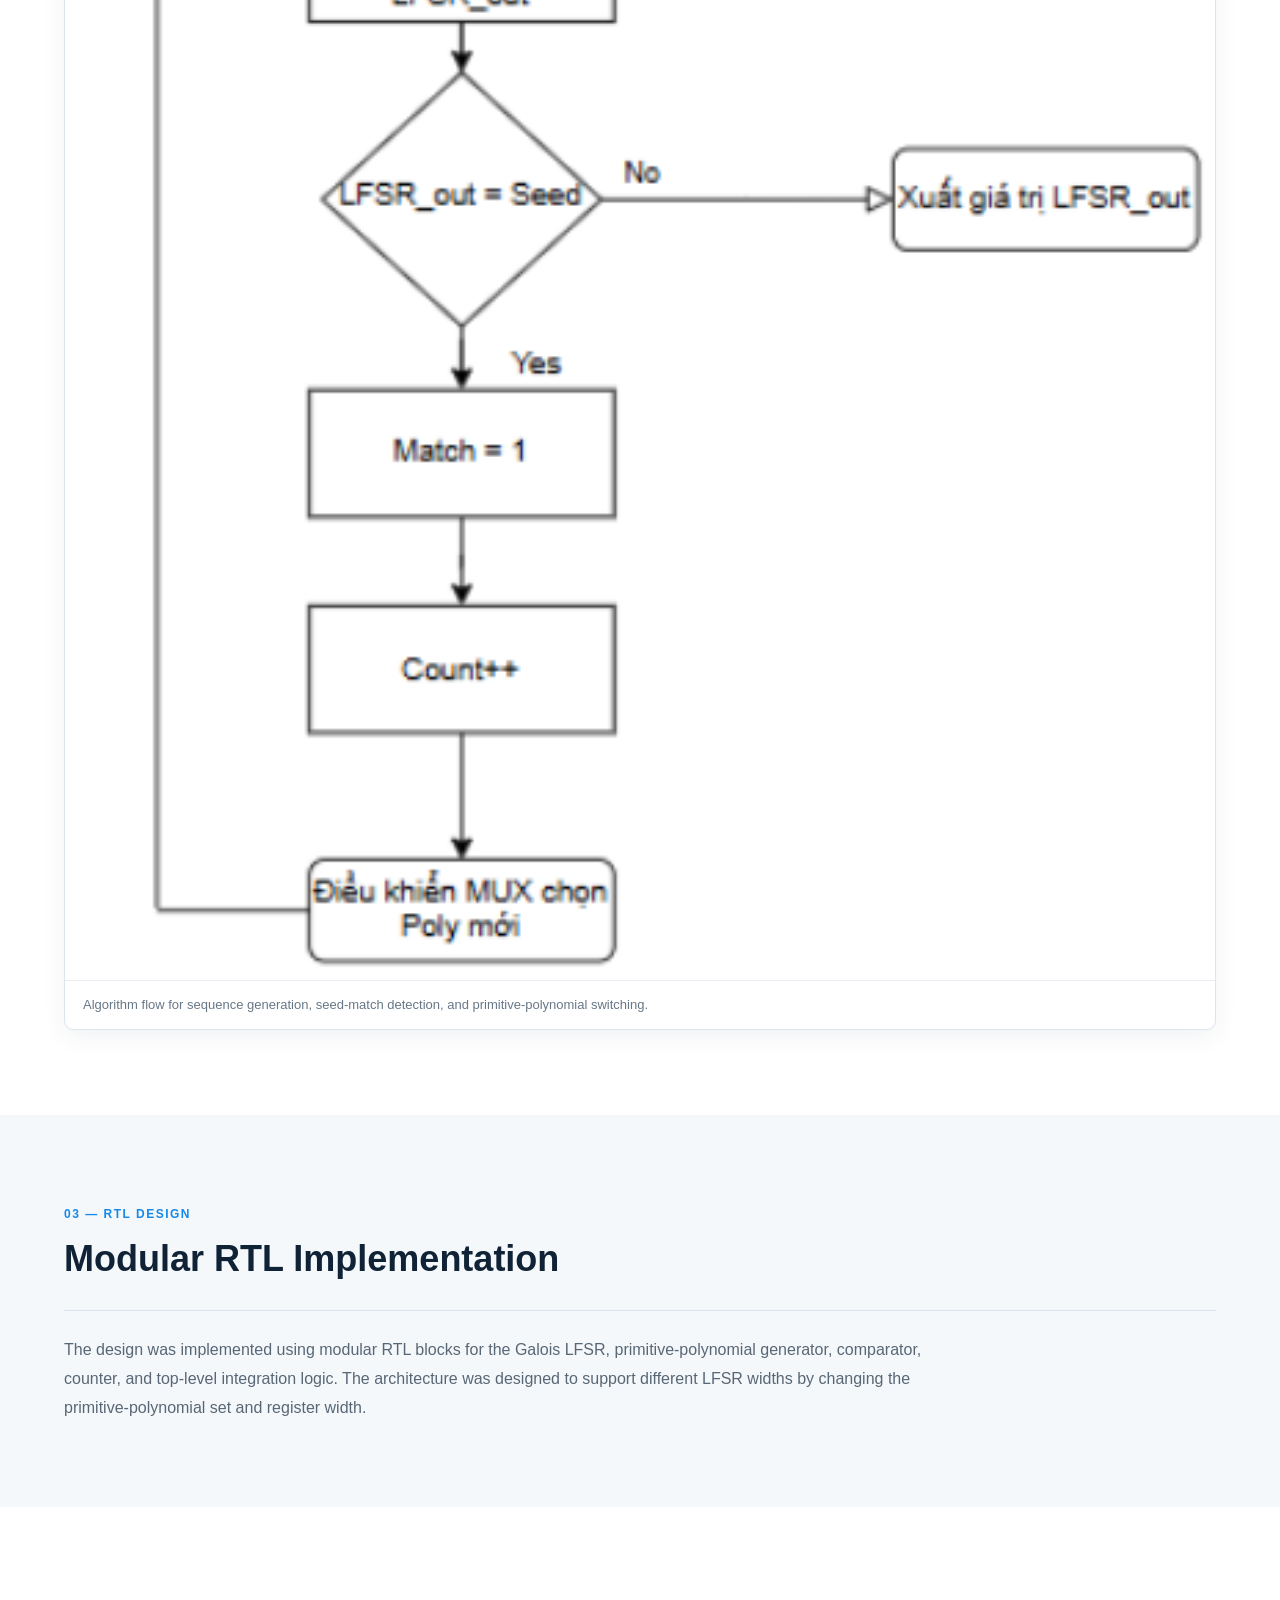
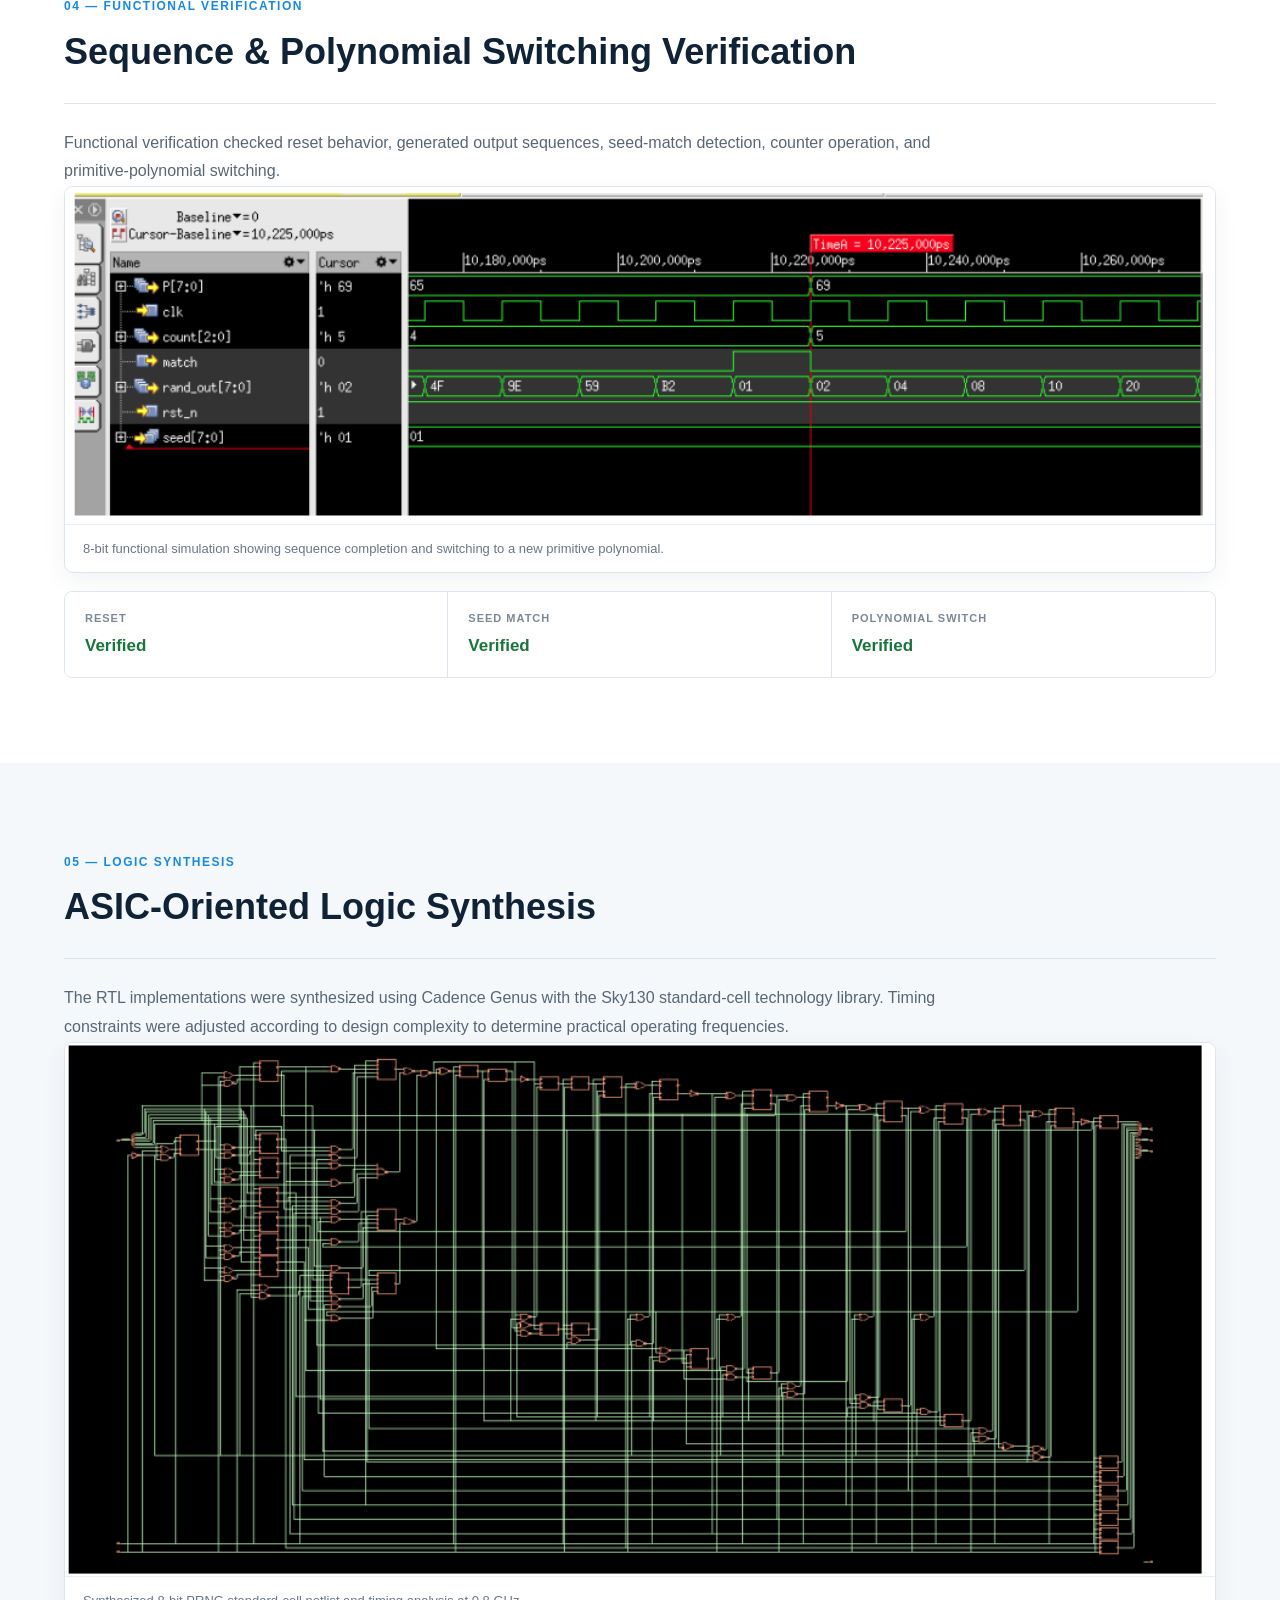
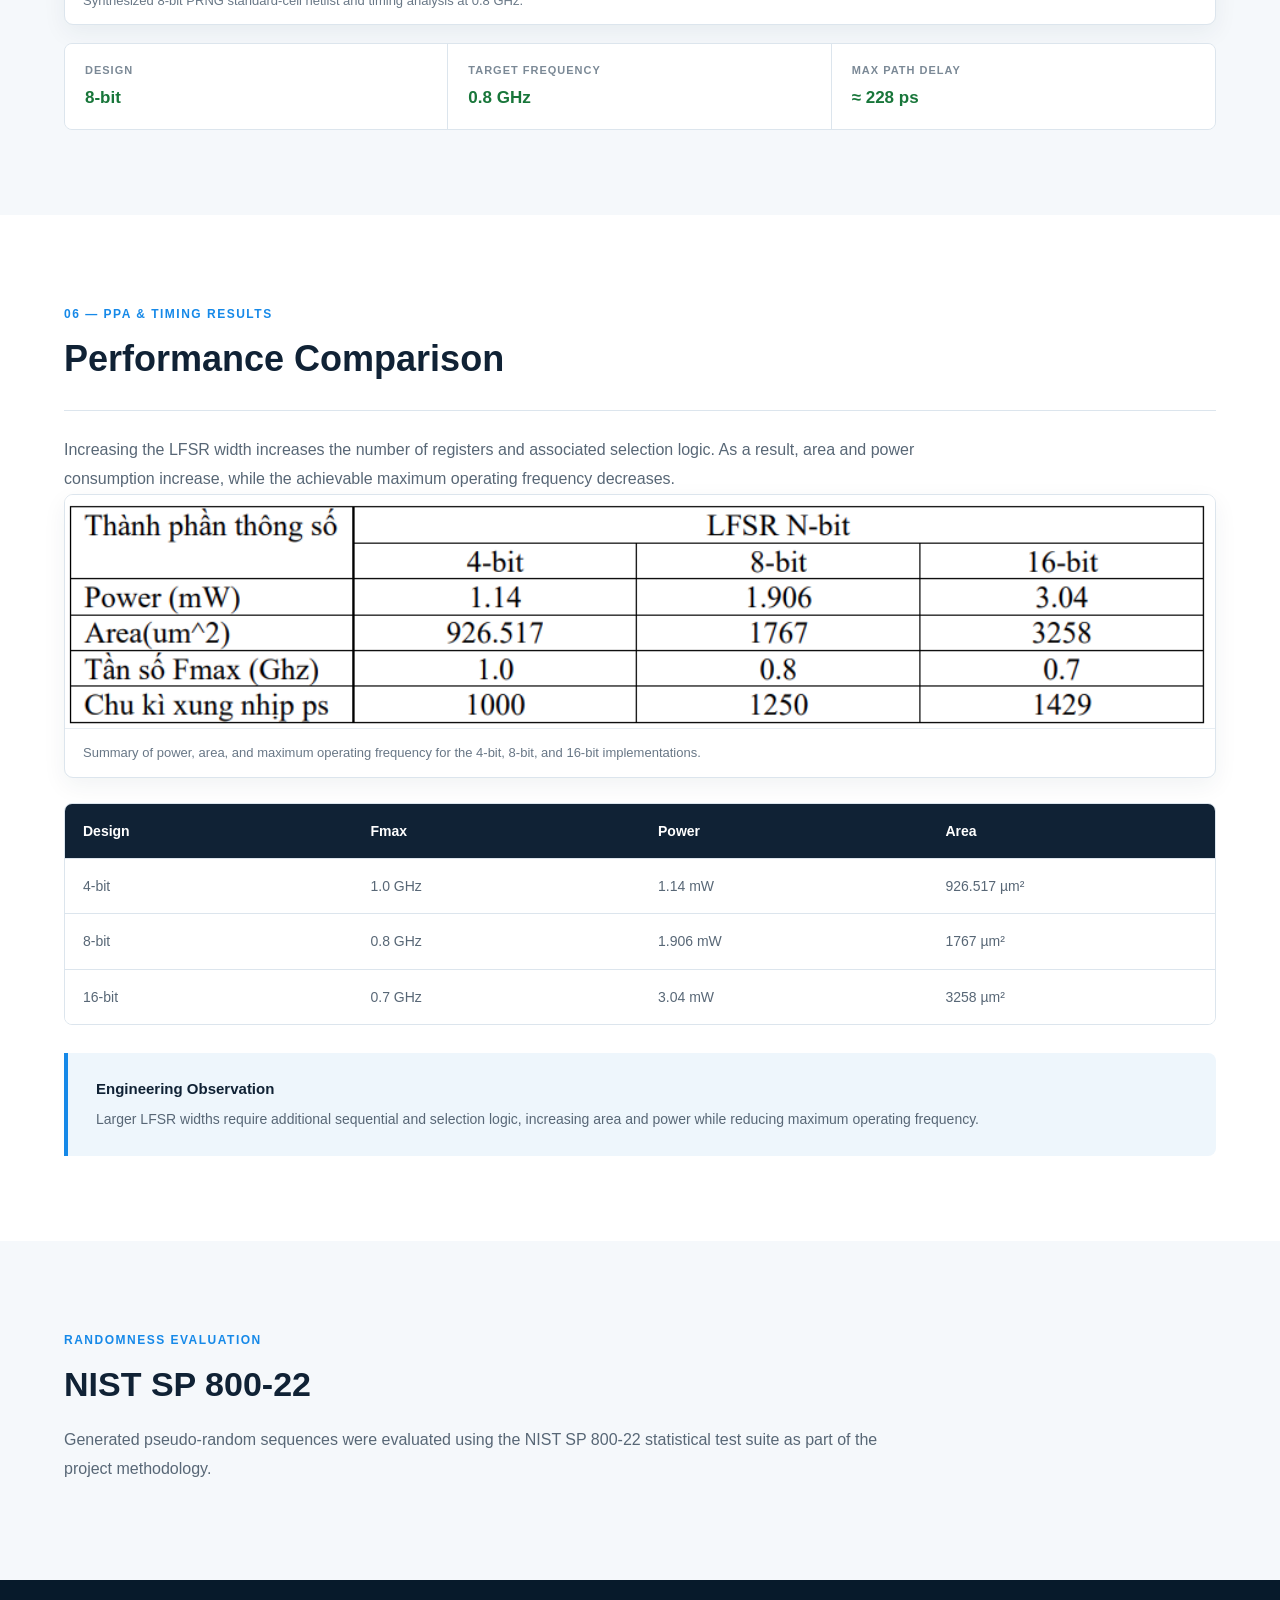
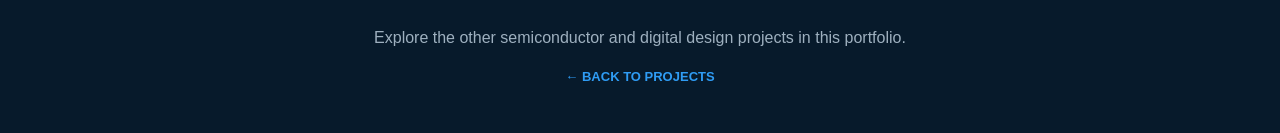
<file: projects/lfsr.html>
<!DOCTYPE html>
<html lang="en">

<head>
    <meta charset="UTF-8">

    <meta
        name="viewport"
        content="width=device-width, initial-scale=1.0"
    >

    <title>
        Galois LFSR PRNG | Quoc Bui Anh
    </title>

    <meta
        name="description"
        content="Polynomial-modulated Galois LFSR PRNG with RTL design, functional verification, logic synthesis, and PPA analysis."
    >

    <link
        rel="stylesheet"
        href="/style.css"
    >
</head>


<body>


<!-- ========================================
     NAVBAR
========================================= -->

<nav class="navbar">

    <div class="container nav-container">

        <a href="/" class="logo">
            QB
        </a>

        <ul class="nav-links">

            <li>
                <a href="/">HOME</a>
            </li>

            <li>
                <a href="/#projects">PROJECTS</a>
            </li>

            <li>
                <a href="/#skills">SKILLS</a>
            </li>

            <li>
                <a href="/#contact">CONTACT</a>
            </li>

        </ul>

    </div>

</nav>



<!-- ========================================
     HERO
========================================= -->

<section class="case-hero">

    <div class="container">

        <span class="case-category">
            RTL & ASIC DESIGN
        </span>

        <h1>
            Polynomial-Modulated Galois LFSR PRNG
        </h1>

        <p>
            A configurable pseudo-random number generator
            based on a Galois LFSR architecture with dynamic
            primitive-polynomial selection, functional
            verification, and ASIC-oriented logic synthesis.
        </p>


        <div class="case-tags">

            <span>Verilog</span>
            <span>Galois LFSR</span>
            <span>Sky130</span>
            <span>Cadence Genus</span>
            <span>Functional Verification</span>
            <span>NIST SP 800-22</span>

        </div>

    </div>

</section>



<!-- ========================================
     OVERVIEW
========================================= -->

<section class="case-section">

    <div class="container">

        <div class="case-section-title">

            <span>
                PROJECT OVERVIEW
            </span>

            <h2>
                Configurable pseudo-random sequence generation
            </h2>

            <p>
                This project explores a Galois LFSR-based
                pseudo-random number generator with a
                polynomial-selection mechanism that dynamically
                switches between multiple primitive polynomials.
            </p>

            <p>
                The design was implemented at RTL level,
                functionally verified, statistically evaluated,
                and synthesized using the Sky130 standard-cell
                technology library.
            </p>

        </div>


        <div class="result-summary lfsr-summary">

            <div>
                <span>IMPLEMENTATIONS</span>
                <strong>4 / 8 / 16-bit</strong>
            </div>

            <div>
                <span>PROCESS</span>
                <strong>Sky130 130 nm</strong>
            </div>

            <div>
                <span>MAX FMAX</span>
                <strong>1.0 GHz</strong>
            </div>

            <div>
                <span>SYNTHESIS</span>
                <strong>Cadence Genus</strong>
            </div>

        </div>

    </div>

</section>



<!-- ========================================
     01 ARCHITECTURE
========================================= -->

<section class="case-section case-section-light">

    <div class="container">

        <div class="design-header">

            <div>

                <span class="design-number">
                    01 — ARCHITECTURE
                </span>

                <h2>
                    Proposed PRNG Architecture
                </h2>

            </div>

        </div>


        <p class="design-intro">

            The proposed PRNG combines a Galois LFSR with
            primitive-polynomial selection logic consisting
            of a comparator, counter, and multiplexer.

            When the generated LFSR sequence returns to
            the initial seed, the comparator detects the
            match and advances the counter to select a
            different primitive polynomial.

        </p>


        <figure class="technical-figure">

            <img
                src="/assets/images/lfsr/lfsr-architecture.png"
                alt="Polynomial-modulated Galois LFSR PRNG architecture"
                loading="lazy"
            >

            <figcaption>
                Proposed Galois LFSR PRNG architecture with
                dynamic primitive-polynomial selection.
            </figcaption>

        </figure>

    </div>

</section>



<!-- ========================================
     02 ALGORITHM
========================================= -->

<section class="case-section">

    <div class="container">

        <div class="design-header">

            <div>

                <span class="design-number">
                    02 — ALGORITHM
                </span>

                <h2>
                    Polynomial Switching Algorithm
                </h2>

            </div>

        </div>


        <p class="design-intro">

            The algorithm starts by loading the initial seed
            and selecting a primitive polynomial.

            The LFSR then generates a sequence until its
            output returns to the seed value.

            When a match is detected, the counter increments
            and the multiplexer selects a new primitive
            polynomial before sequence generation continues.

        </p>


        <figure class="technical-figure">

            <img
                src="/assets/images/lfsr/lfsr-algorithm-flow.png"
                alt="Galois LFSR polynomial switching algorithm flowchart"
                loading="lazy"
            >

            <figcaption>
                Algorithm flow for sequence generation,
                seed-match detection, and primitive-polynomial
                switching.
            </figcaption>

        </figure>

    </div>

</section>



<!-- ========================================
     03 RTL DESIGN
========================================= -->

<section class="case-section case-section-light">

    <div class="container">

        <div class="design-header">

            <div>

                <span class="design-number">
                    03 — RTL DESIGN
                </span>

                <h2>
                    Modular RTL Implementation
                </h2>

            </div>

        </div>


        <p class="design-intro">

            The design was implemented using modular RTL
            blocks for the Galois LFSR, primitive-polynomial
            generator, comparator, counter, and top-level
            integration logic.

            The architecture was designed to support different
            LFSR widths by changing the primitive-polynomial
            set and register width.

        </p>

    </div>

</section>



<!-- ========================================
     04 FUNCTIONAL VERIFICATION
========================================= -->

<section class="case-section">

    <div class="container">

        <div class="design-header">

            <div>

                <span class="design-number">
                    04 — FUNCTIONAL VERIFICATION
                </span>

                <h2>
                    Sequence & Polynomial Switching Verification
                </h2>

            </div>

        </div>


        <p class="design-intro">

            Functional verification checked reset behavior,
            generated output sequences, seed-match detection,
            counter operation, and primitive-polynomial
            switching.
        </p>


        <figure class="technical-figure">

            <img
                src="/assets/images/lfsr/lfsr-waveform.png"
                alt="8-bit LFSR polynomial switching simulation waveform"
                loading="lazy"
            >

            <figcaption>
                8-bit functional simulation showing sequence
                completion and switching to a new primitive
                polynomial.
            </figcaption>

        </figure>


        <div class="result-summary">

            <div>
                <span>RESET</span>
                <strong>Verified</strong>
            </div>

            <div>
                <span>SEED MATCH</span>
                <strong>Verified</strong>
            </div>

            <div>
                <span>POLYNOMIAL SWITCH</span>
                <strong>Verified</strong>
            </div>

        </div>

    </div>

</section>



<!-- ========================================
     05 SYNTHESIS
========================================= -->

<section class="case-section case-section-light">

    <div class="container">

        <div class="design-header">

            <div>

                <span class="design-number">
                    05 — LOGIC SYNTHESIS
                </span>

                <h2>
                    ASIC-Oriented Logic Synthesis
                </h2>

            </div>

        </div>


        <p class="design-intro">

            The RTL implementations were synthesized using
            Cadence Genus with the Sky130 standard-cell
            technology library.

            Timing constraints were adjusted according to
            design complexity to determine practical
            operating frequencies.
        </p>


        <figure class="technical-figure">

            <img
                src="/assets/images/lfsr/lfsr-synthesis.png"
                alt="8-bit LFSR logic synthesis and timing result"
                loading="lazy"
            >

            <figcaption>
                Synthesized 8-bit PRNG standard-cell netlist
                and timing analysis at 0.8 GHz.
            </figcaption>

        </figure>


        <div class="result-summary">

            <div>
                <span>DESIGN</span>
                <strong>8-bit</strong>
            </div>

            <div>
                <span>TARGET FREQUENCY</span>
                <strong>0.8 GHz</strong>
            </div>

            <div>
                <span>MAX PATH DELAY</span>
                <strong>≈ 228 ps</strong>
            </div>

        </div>

    </div>

</section>



<!-- ========================================
     06 RESULTS
========================================= -->

<section class="case-section">

    <div class="container">

        <div class="design-header">

            <div>

                <span class="design-number">
                    06 — PPA & TIMING RESULTS
                </span>

                <h2>
                    Performance Comparison
                </h2>

            </div>

        </div>


        <p class="design-intro">

            Increasing the LFSR width increases the number
            of registers and associated selection logic.

            As a result, area and power consumption increase,
            while the achievable maximum operating frequency
            decreases.
        </p>


        <figure class="technical-figure">

            <img
                src="/assets/images/lfsr/lfsr-results.png"
                alt="LFSR timing power and area comparison"
                loading="lazy"
            >

            <figcaption>
                Summary of power, area, and maximum operating
                frequency for the 4-bit, 8-bit, and 16-bit
                implementations.
            </figcaption>

        </figure>


        <div class="lfsr-result-table">

            <div class="result-row result-header">

                <span>Design</span>
                <span>Fmax</span>
                <span>Power</span>
                <span>Area</span>

            </div>


            <div class="result-row">

                <span>4-bit</span>
                <span>1.0 GHz</span>
                <span>1.14 mW</span>
                <span>926.517 µm²</span>

            </div>


            <div class="result-row">

                <span>8-bit</span>
                <span>0.8 GHz</span>
                <span>1.906 mW</span>
                <span>1767 µm²</span>

            </div>


            <div class="result-row">

                <span>16-bit</span>
                <span>0.7 GHz</span>
                <span>3.04 mW</span>
                <span>3258 µm²</span>

            </div>

        </div>


        <div class="engineering-note">

            <strong>
                Engineering Observation
            </strong>

            <p>
                Larger LFSR widths require additional
                sequential and selection logic, increasing
                area and power while reducing maximum
                operating frequency.
            </p>

        </div>

    </div>

</section>



<!-- ========================================
     NIST
========================================= -->

<section class="case-section case-section-light">

    <div class="container">

        <div class="case-section-title">

            <span>
                RANDOMNESS EVALUATION
            </span>

            <h2>
                NIST SP 800-22
            </h2>

            <p>
                Generated pseudo-random sequences were
                evaluated using the NIST SP 800-22
                statistical test suite as part of the
                project methodology.
            </p>

        </div>

    </div>

</section>



<!-- ========================================
     FOOTER
========================================= -->

<section class="case-footer">

    <div class="container">

        <p>
            Explore the other semiconductor and digital
            design projects in this portfolio.
        </p>

        <a href="/#projects">
            ← BACK TO PROJECTS
        </a>

    </div>

</section>


</body>

</html>
</file>
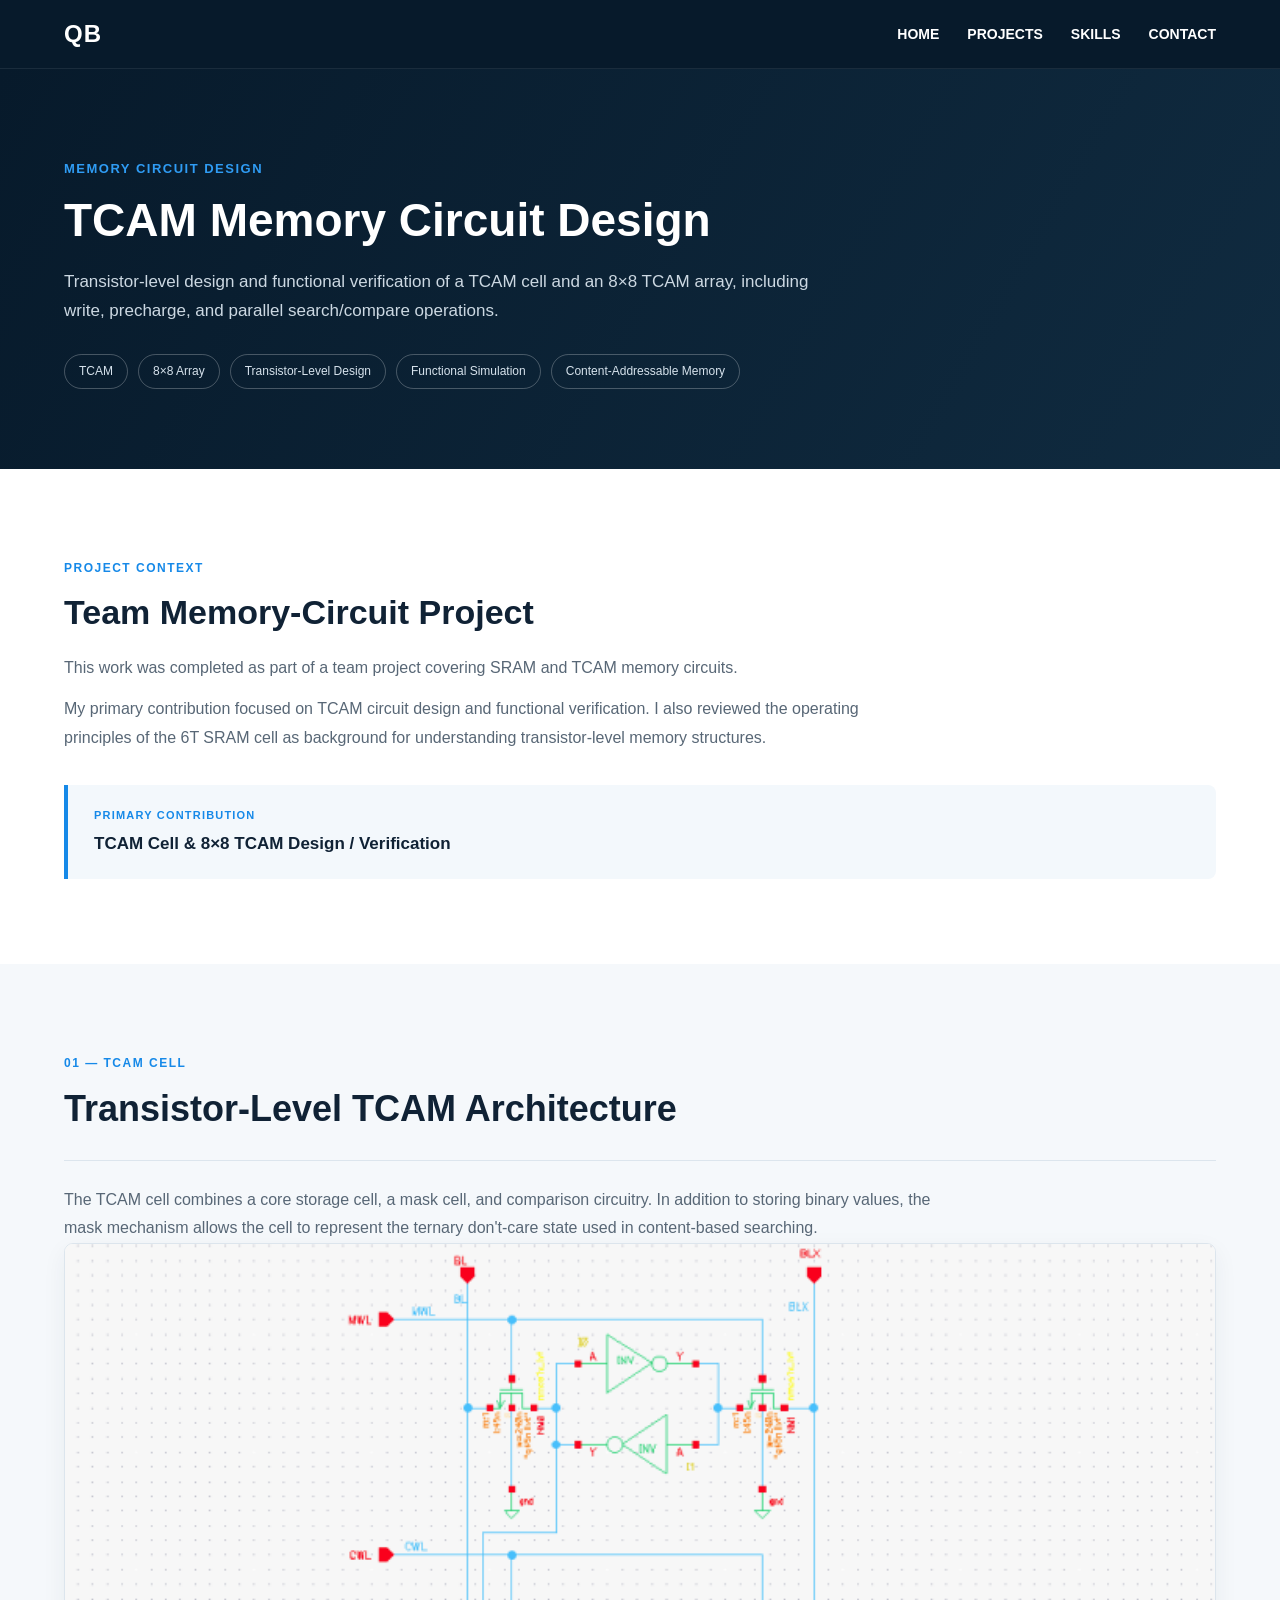
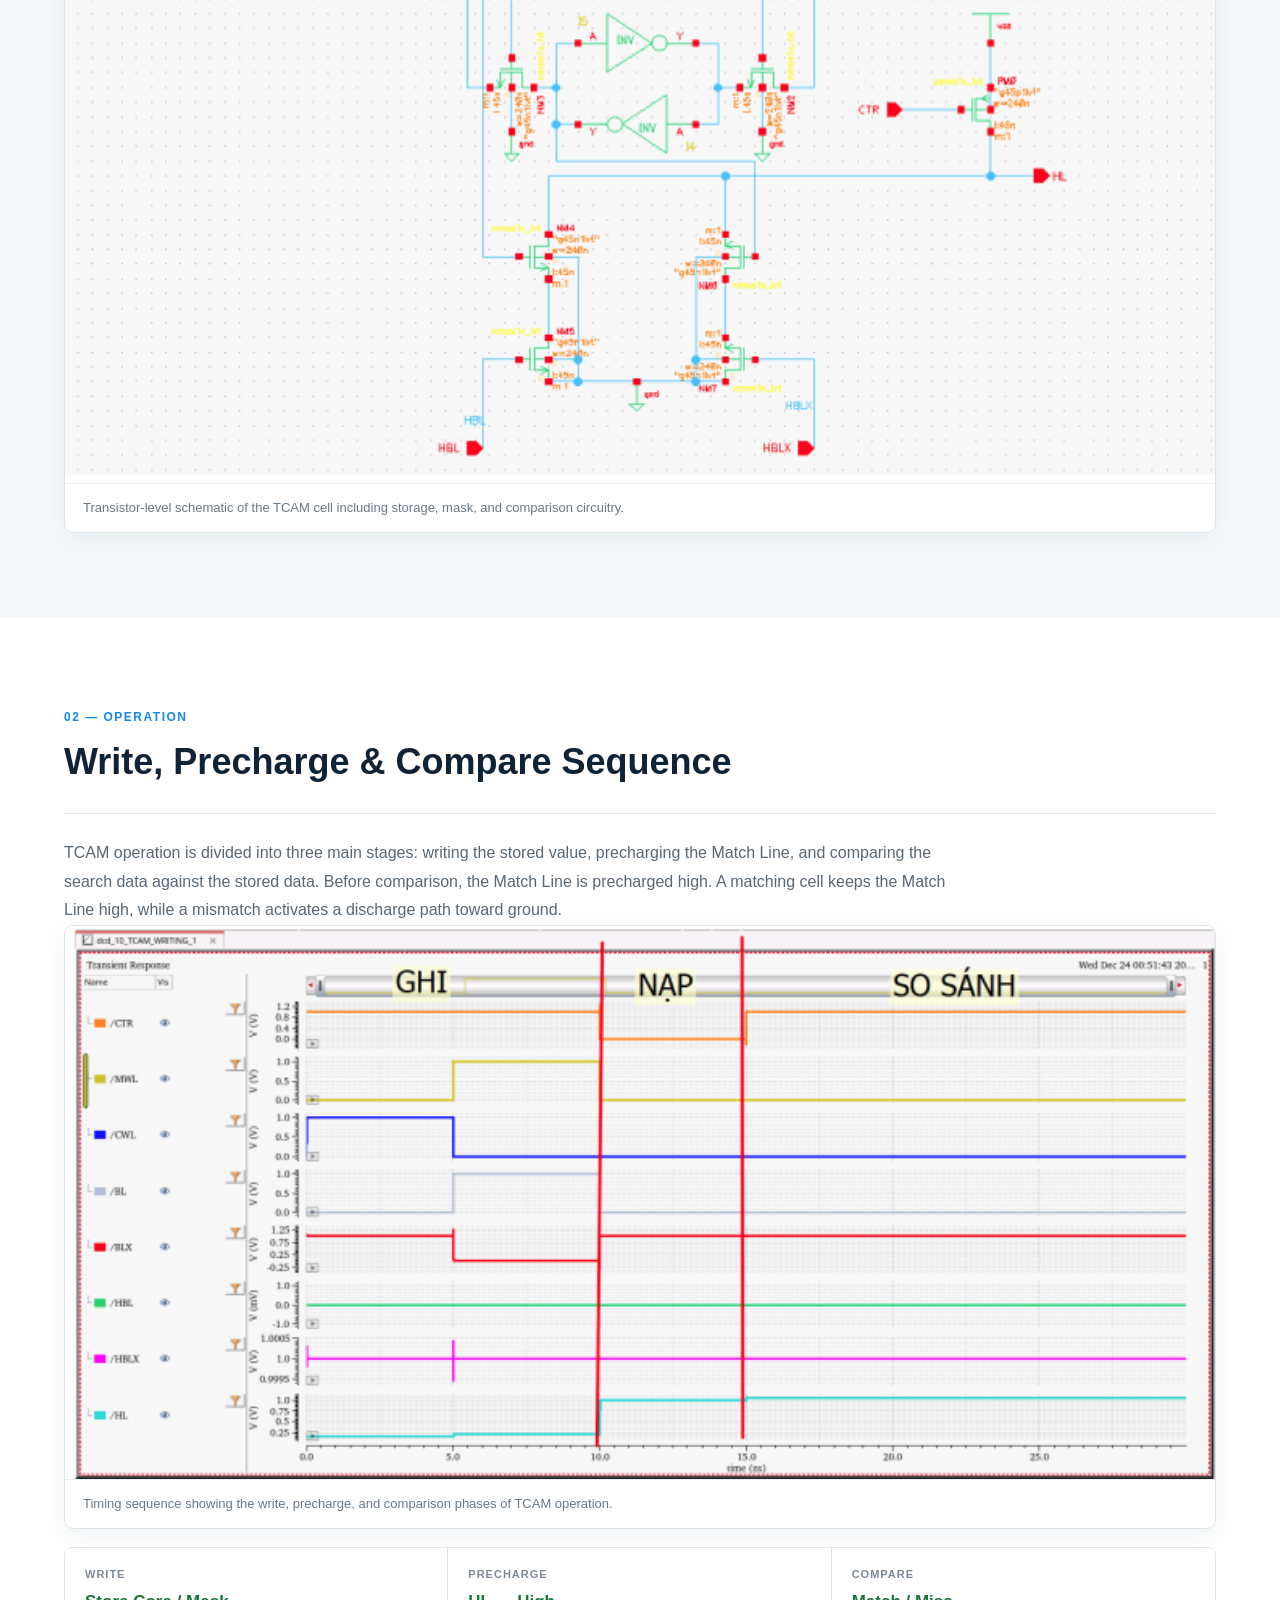
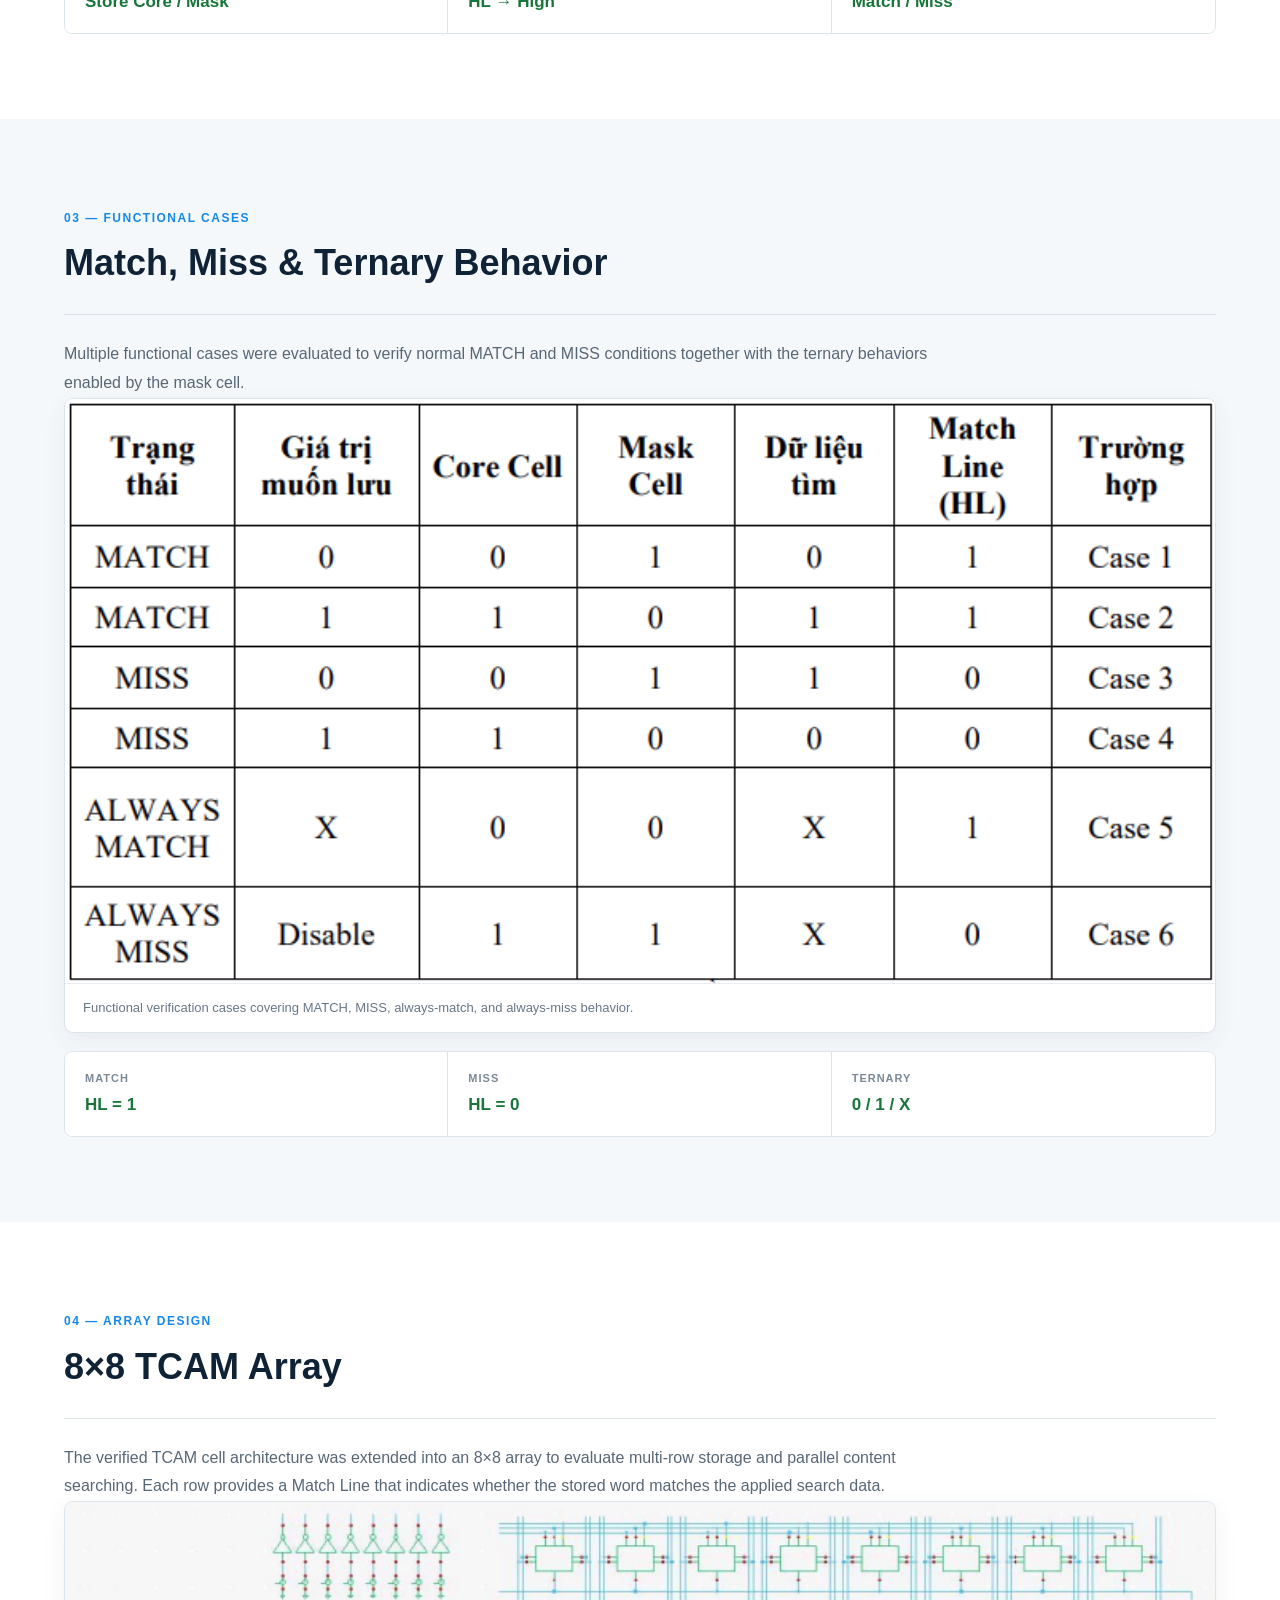
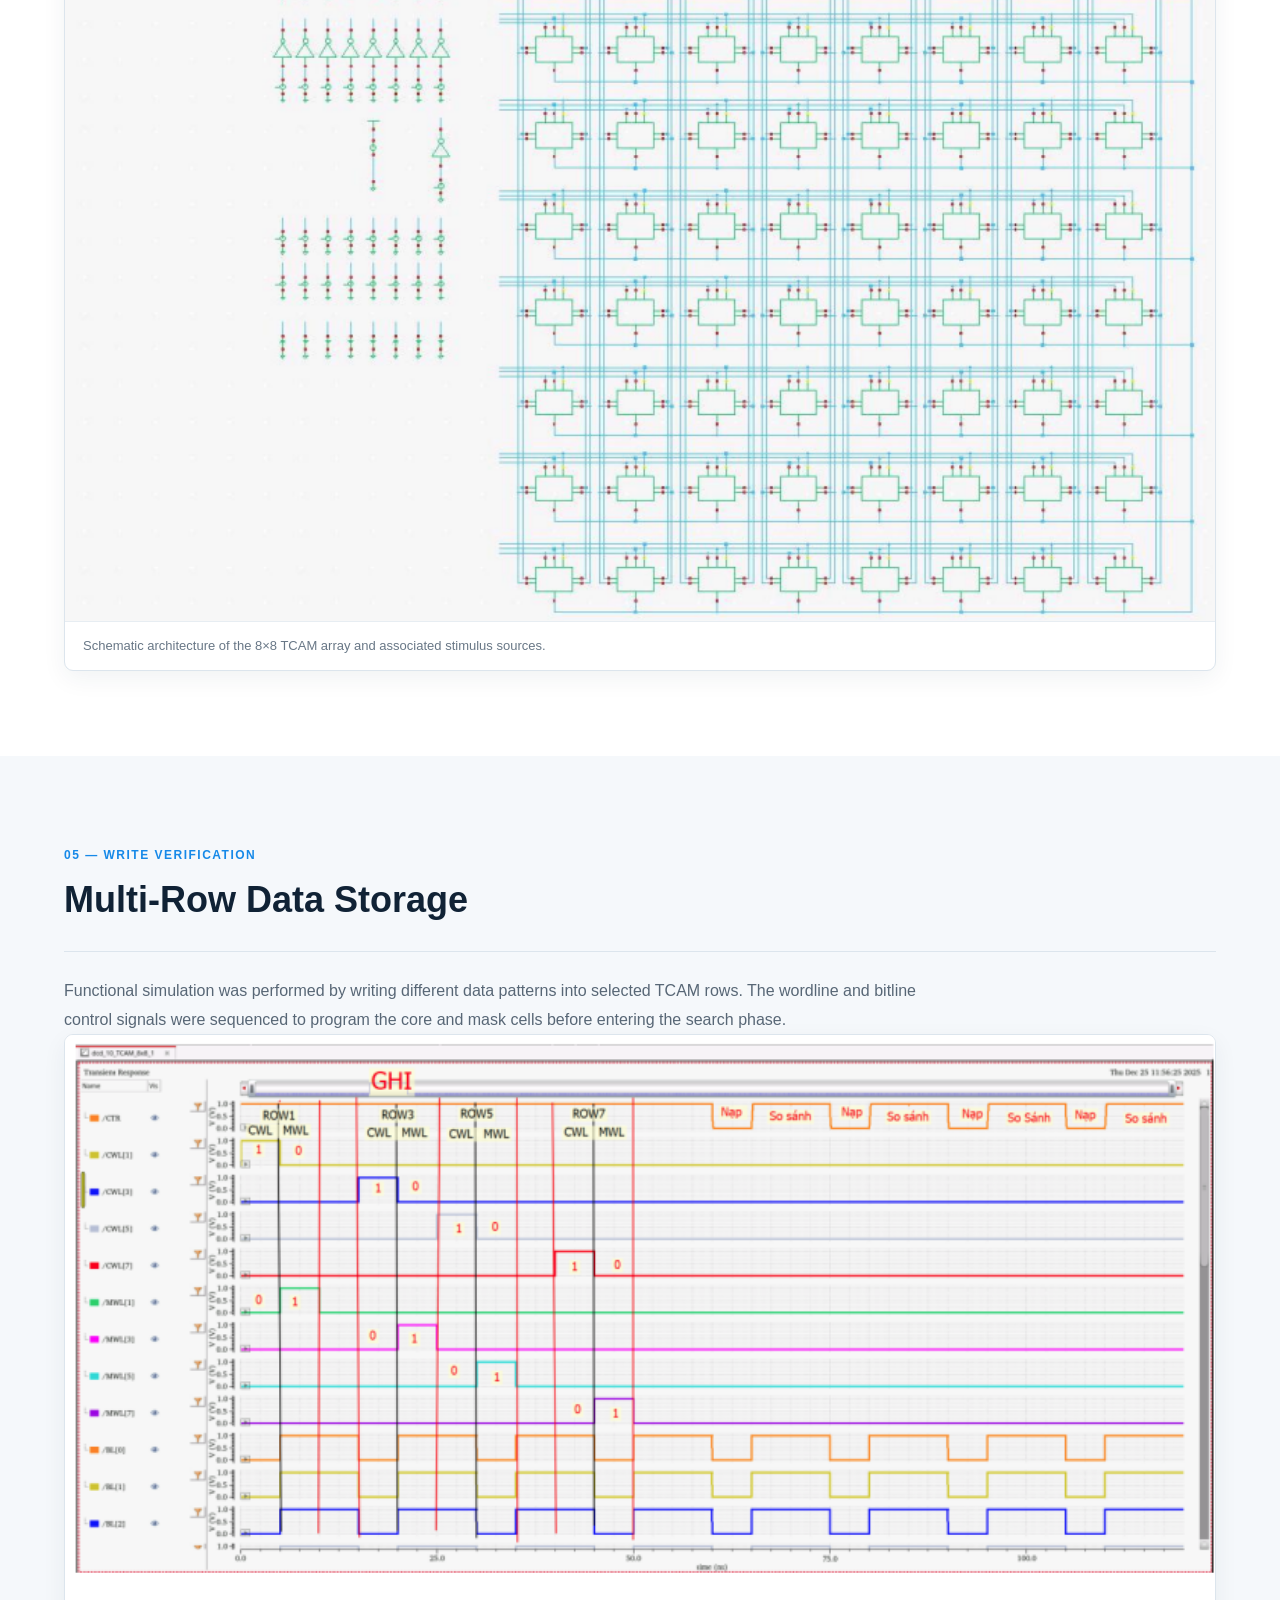
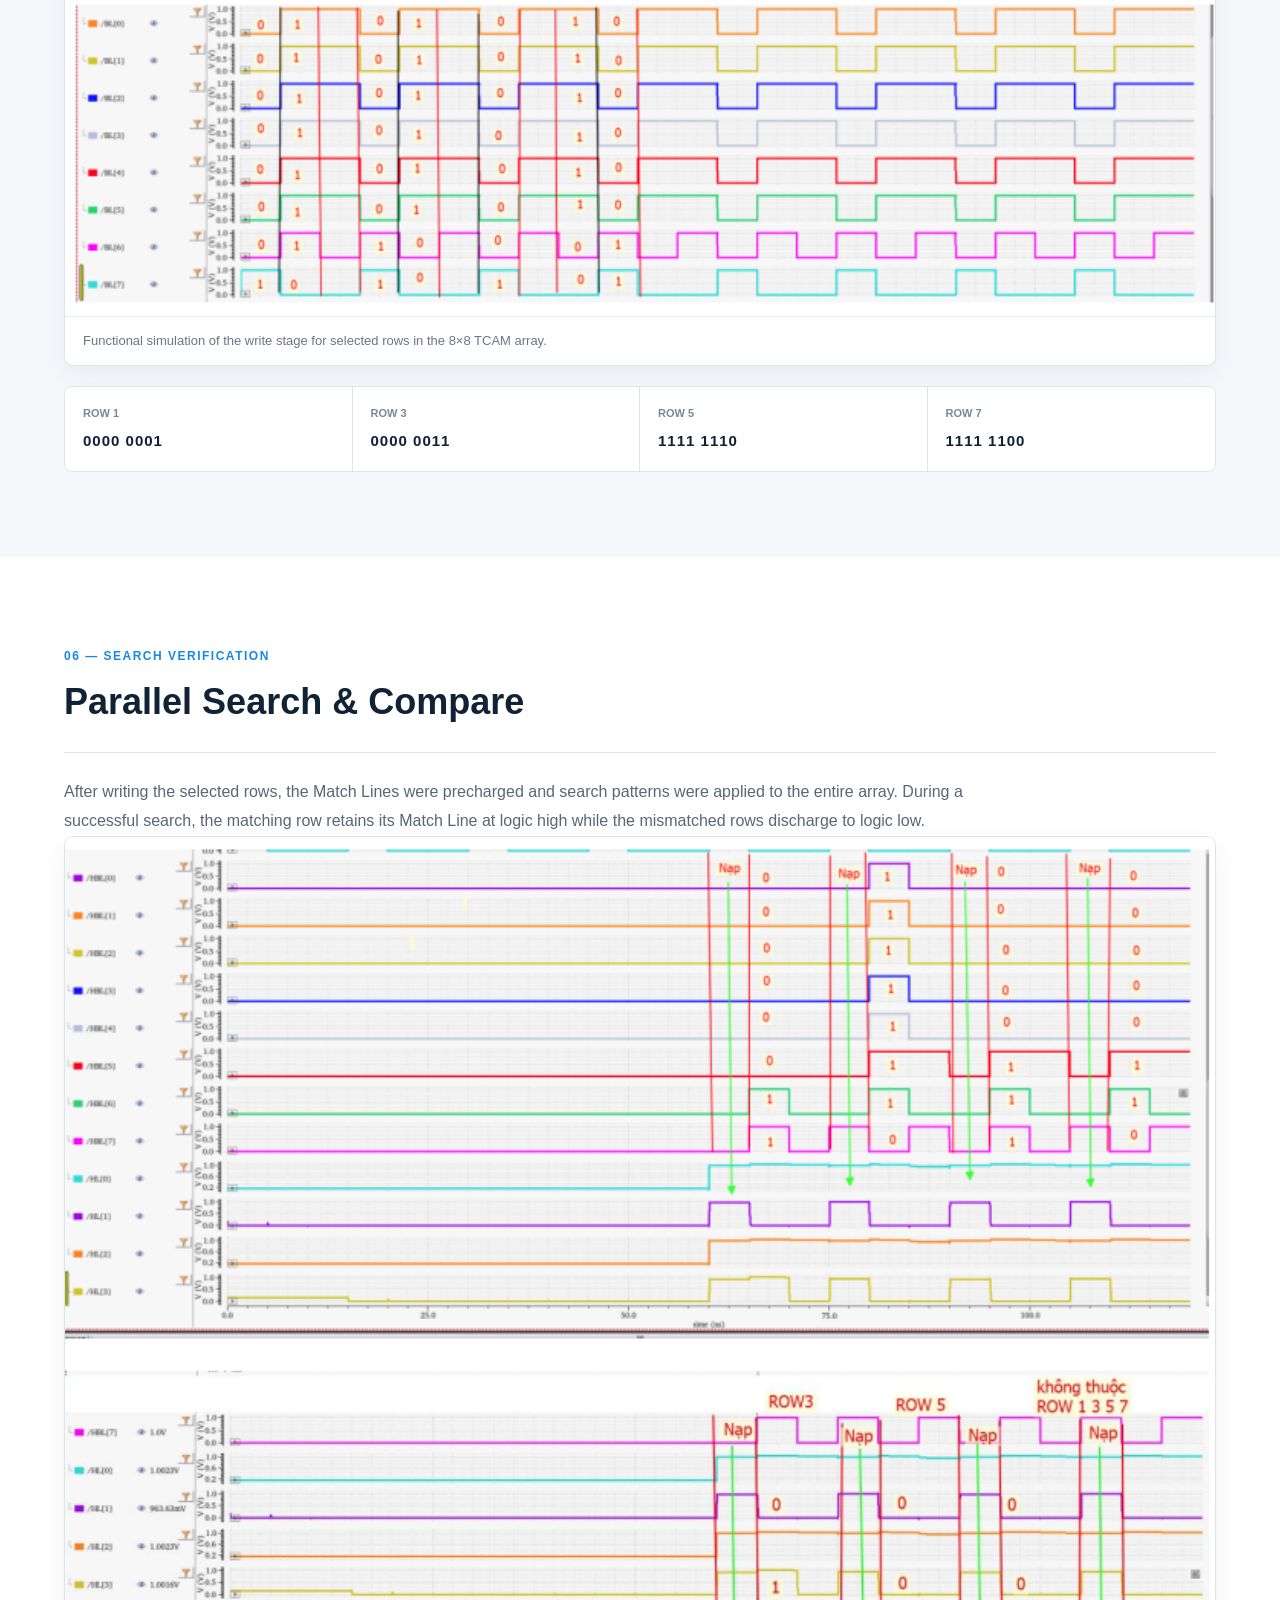
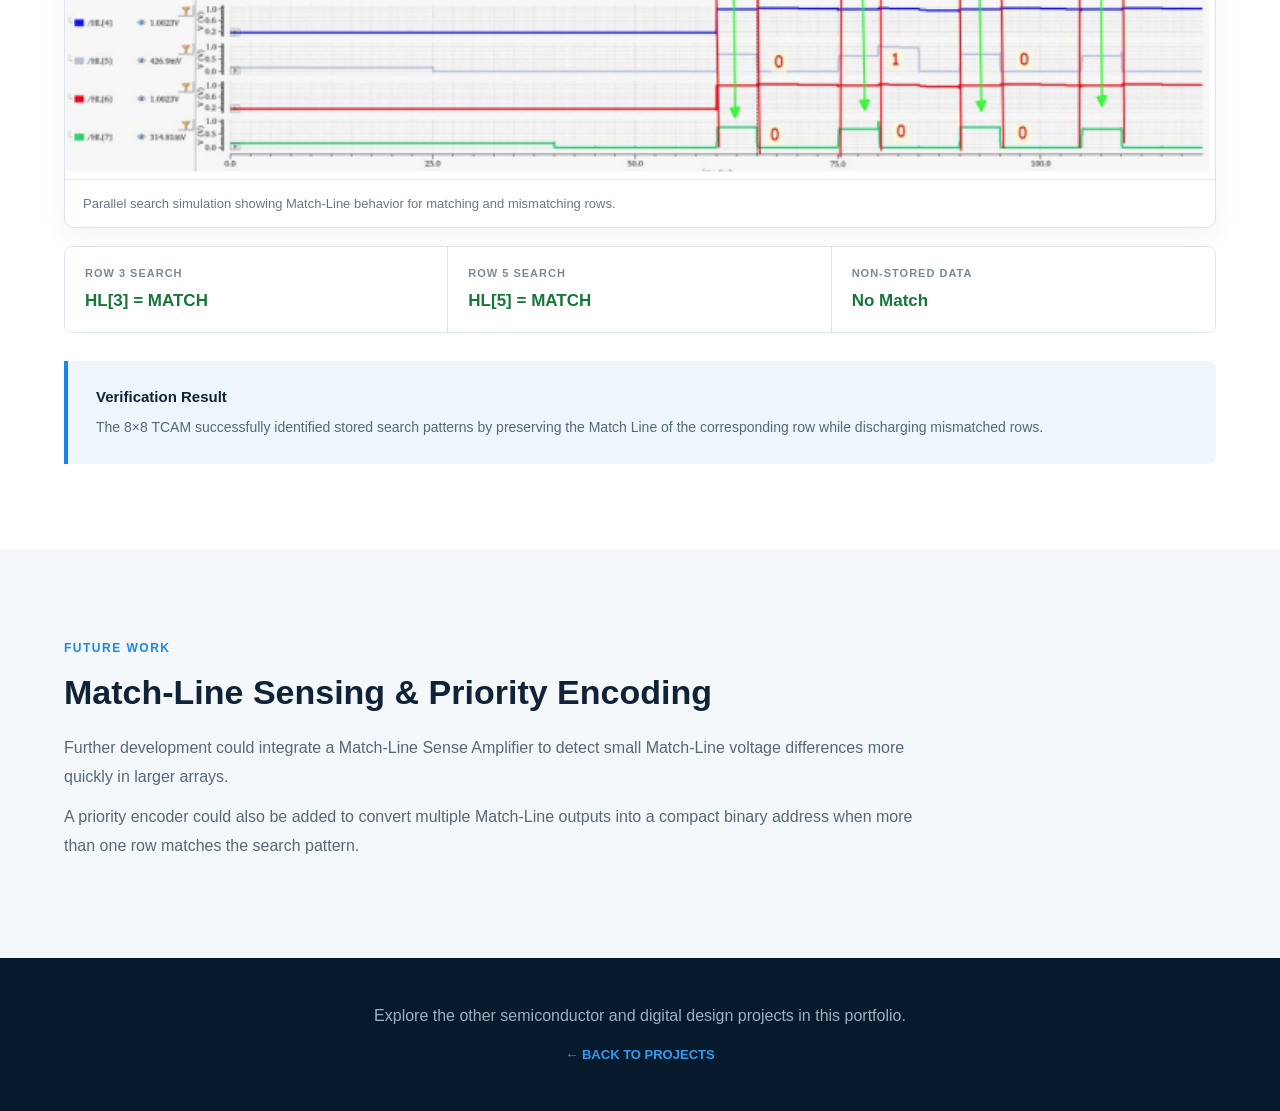
<file: projects/tcam.html>
<!DOCTYPE html>
<html lang="en">

<head>

    <meta charset="UTF-8">

    <meta
        name="viewport"
        content="width=device-width, initial-scale=1.0"
    >

    <title>
        TCAM Memory Circuit Design | Quoc Bui Anh
    </title>

    <meta
        name="description"
        content="Transistor-level TCAM cell and 8x8 TCAM array design with functional write and parallel search verification."
    >

    <link
        rel="stylesheet"
        href="/style.css"
    >

</head>


<body>


<!-- ========================================
     NAVBAR
========================================= -->

<nav class="navbar">

    <div class="container nav-container">

        <a
            href="/"
            class="logo"
        >
            QB
        </a>


        <ul class="nav-links">

            <li>
                <a href="/">HOME</a>
            </li>

            <li>
                <a href="/#projects">PROJECTS</a>
            </li>

            <li>
                <a href="/#skills">SKILLS</a>
            </li>

            <li>
                <a href="/#contact">CONTACT</a>
            </li>

        </ul>

    </div>

</nav>



<!-- ========================================
     HERO
========================================= -->

<section class="case-hero">

    <div class="container">

        <span class="case-category">
            MEMORY CIRCUIT DESIGN
        </span>


        <h1>
            TCAM Memory Circuit Design
        </h1>


        <p>
            Transistor-level design and functional verification
            of a TCAM cell and an 8×8 TCAM array, including
            write, precharge, and parallel search/compare
            operations.
        </p>


        <div class="case-tags">

            <span>TCAM</span>

            <span>8×8 Array</span>

            <span>Transistor-Level Design</span>

            <span>Functional Simulation</span>

            <span>Content-Addressable Memory</span>

        </div>

    </div>

</section>



<!-- ========================================
     PROJECT CONTEXT
========================================= -->

<section class="case-section">

    <div class="container">

        <div class="case-section-title">

            <span>
                PROJECT CONTEXT
            </span>


            <h2>
                Team Memory-Circuit Project
            </h2>


            <p>
                This work was completed as part of a team
                project covering SRAM and TCAM memory circuits.
            </p>


            <p>
                My primary contribution focused on TCAM
                circuit design and functional verification.
                I also reviewed the operating principles of
                the 6T SRAM cell as background for understanding
                transistor-level memory structures.
            </p>

        </div>


        <div class="tcam-scope-box">

            <span>
                PRIMARY CONTRIBUTION
            </span>

            <strong>
                TCAM Cell & 8×8 TCAM Design / Verification
            </strong>

        </div>

    </div>

</section>



<!-- ========================================
     01 TCAM CELL
========================================= -->

<section class="case-section case-section-light">

    <div class="container">

        <div class="design-header">

            <div>

                <span class="design-number">
                    01 — TCAM CELL
                </span>

                <h2>
                    Transistor-Level TCAM Architecture
                </h2>

            </div>

        </div>


        <p class="design-intro">

            The TCAM cell combines a core storage cell,
            a mask cell, and comparison circuitry.

            In addition to storing binary values, the mask
            mechanism allows the cell to represent the
            ternary don't-care state used in content-based
            searching.
        </p>


        <figure class="technical-figure">

            <img
                src="/assets/images/tcam/tcam-cell.png"
                alt="Transistor-level schematic of a TCAM cell"
                loading="lazy"
            >

            <figcaption>
                Transistor-level schematic of the TCAM cell
                including storage, mask, and comparison circuitry.
            </figcaption>

        </figure>

    </div>

</section>



<!-- ========================================
     02 OPERATION
========================================= -->

<section class="case-section">

    <div class="container">

        <div class="design-header">

            <div>

                <span class="design-number">
                    02 — OPERATION
                </span>

                <h2>
                    Write, Precharge & Compare Sequence
                </h2>

            </div>

        </div>


        <p class="design-intro">

            TCAM operation is divided into three main stages:
            writing the stored value, precharging the Match Line,
            and comparing the search data against the stored data.

            Before comparison, the Match Line is precharged high.
            A matching cell keeps the Match Line high, while a
            mismatch activates a discharge path toward ground.
        </p>


        <figure class="technical-figure">

            <img
                src="/assets/images/tcam/tcam-operation.png"
                alt="TCAM write precharge and compare timing sequence"
                loading="lazy"
            >

            <figcaption>
                Timing sequence showing the write, precharge,
                and comparison phases of TCAM operation.
            </figcaption>

        </figure>


        <div class="result-summary">

            <div>

                <span>
                    WRITE
                </span>

                <strong>
                    Store Core / Mask
                </strong>

            </div>


            <div>

                <span>
                    PRECHARGE
                </span>

                <strong>
                    HL → High
                </strong>

            </div>


            <div>

                <span>
                    COMPARE
                </span>

                <strong>
                    Match / Miss
                </strong>

            </div>

        </div>

    </div>

</section>



<!-- ========================================
     03 FUNCTIONAL CASES
========================================= -->

<section class="case-section case-section-light">

    <div class="container">

        <div class="design-header">

            <div>

                <span class="design-number">
                    03 — FUNCTIONAL CASES
                </span>

                <h2>
                    Match, Miss & Ternary Behavior
                </h2>

            </div>

        </div>


        <p class="design-intro">

            Multiple functional cases were evaluated to
            verify normal MATCH and MISS conditions together
            with the ternary behaviors enabled by the mask cell.
        </p>


        <figure class="technical-figure">

            <img
                src="/assets/images/tcam/tcam-cases.png"
                alt="TCAM functional match miss and ternary test cases"
                loading="lazy"
            >

            <figcaption>
                Functional verification cases covering MATCH,
                MISS, always-match, and always-miss behavior.
            </figcaption>

        </figure>


        <div class="result-summary">

            <div>

                <span>
                    MATCH
                </span>

                <strong>
                    HL = 1
                </strong>

            </div>


            <div>

                <span>
                    MISS
                </span>

                <strong>
                    HL = 0
                </strong>

            </div>


            <div>

                <span>
                    TERNARY
                </span>

                <strong>
                    0 / 1 / X
                </strong>

            </div>

        </div>

    </div>

</section>



<!-- ========================================
     04 8X8 ARRAY
========================================= -->

<section class="case-section">

    <div class="container">

        <div class="design-header">

            <div>

                <span class="design-number">
                    04 — ARRAY DESIGN
                </span>

                <h2>
                    8×8 TCAM Array
                </h2>

            </div>

        </div>


        <p class="design-intro">

            The verified TCAM cell architecture was extended
            into an 8×8 array to evaluate multi-row storage
            and parallel content searching.

            Each row provides a Match Line that indicates
            whether the stored word matches the applied
            search data.
        </p>


        <figure class="technical-figure">

            <img
                src="/assets/images/tcam/tcam-8x8-array.png"
                alt="8 by 8 TCAM schematic array"
                loading="lazy"
            >

            <figcaption>
                Schematic architecture of the 8×8 TCAM array
                and associated stimulus sources.
            </figcaption>

        </figure>

    </div>

</section>



<!-- ========================================
     05 WRITE VERIFICATION
========================================= -->

<section class="case-section case-section-light">

    <div class="container">

        <div class="design-header">

            <div>

                <span class="design-number">
                    05 — WRITE VERIFICATION
                </span>

                <h2>
                    Multi-Row Data Storage
                </h2>

            </div>

        </div>


        <p class="design-intro">

            Functional simulation was performed by writing
            different data patterns into selected TCAM rows.

            The wordline and bitline control signals were
            sequenced to program the core and mask cells
            before entering the search phase.
        </p>


        <figure class="technical-figure">

            <img
                src="/assets/images/tcam/tcam-write.png"
                alt="8 by 8 TCAM write simulation"
                loading="lazy"
            >

            <figcaption>
                Functional simulation of the write stage for
                selected rows in the 8×8 TCAM array.
            </figcaption>

        </figure>


        <div class="tcam-patterns">

            <div>
                <span>ROW 1</span>
                <strong>0000 0001</strong>
            </div>

            <div>
                <span>ROW 3</span>
                <strong>0000 0011</strong>
            </div>

            <div>
                <span>ROW 5</span>
                <strong>1111 1110</strong>
            </div>

            <div>
                <span>ROW 7</span>
                <strong>1111 1100</strong>
            </div>

        </div>

    </div>

</section>



<!-- ========================================
     06 SEARCH VERIFICATION
========================================= -->

<section class="case-section">

    <div class="container">

        <div class="design-header">

            <div>

                <span class="design-number">
                    06 — SEARCH VERIFICATION
                </span>

                <h2>
                    Parallel Search & Compare
                </h2>

            </div>

        </div>


        <p class="design-intro">

            After writing the selected rows, the Match Lines
            were precharged and search patterns were applied
            to the entire array.

            During a successful search, the matching row
            retains its Match Line at logic high while the
            mismatched rows discharge to logic low.
        </p>


        <figure class="technical-figure">

            <img
                src="/assets/images/tcam/tcam-search.png"
                alt="8 by 8 TCAM parallel search and compare simulation"
                loading="lazy"
            >

            <figcaption>
                Parallel search simulation showing Match-Line
                behavior for matching and mismatching rows.
            </figcaption>

        </figure>


        <div class="result-summary">

            <div>

                <span>
                    ROW 3 SEARCH
                </span>

                <strong>
                    HL[3] = MATCH
                </strong>

            </div>


            <div>

                <span>
                    ROW 5 SEARCH
                </span>

                <strong>
                    HL[5] = MATCH
                </strong>

            </div>


            <div>

                <span>
                    NON-STORED DATA
                </span>

                <strong>
                    No Match
                </strong>

            </div>

        </div>


        <div class="engineering-note">

            <strong>
                Verification Result
            </strong>

            <p>
                The 8×8 TCAM successfully identified stored
                search patterns by preserving the Match Line
                of the corresponding row while discharging
                mismatched rows.
            </p>

        </div>

    </div>

</section>



<!-- ========================================
     FUTURE WORK
========================================= -->

<section class="case-section case-section-light">

    <div class="container">

        <div class="case-section-title">

            <span>
                FUTURE WORK
            </span>


            <h2>
                Match-Line Sensing & Priority Encoding
            </h2>


            <p>
                Further development could integrate a
                Match-Line Sense Amplifier to detect small
                Match-Line voltage differences more quickly
                in larger arrays.
            </p>


            <p>
                A priority encoder could also be added to
                convert multiple Match-Line outputs into a
                compact binary address when more than one
                row matches the search pattern.
            </p>

        </div>

    </div>

</section>



<!-- ========================================
     FOOTER
========================================= -->

<section class="case-footer">

    <div class="container">

        <p>
            Explore the other semiconductor and digital
            design projects in this portfolio.
        </p>

        <a href="/#projects">
            ← BACK TO PROJECTS
        </a>

    </div>

</section>


</body>

</html>
</file>
<file: style.css>
/* =========================
   GENERAL
========================= */

* {
    margin: 0;
    padding: 0;
    box-sizing: border-box;
}

html {
    scroll-behavior: smooth;
}

body {
    font-family: Arial, Helvetica, sans-serif;
    color: #1f2937;
    background: #ffffff;
    line-height: 1.6;
}

a {
    text-decoration: none;
    color: inherit;
}

.container {
    width: 90%;
    max-width: 1180px;
    margin: 0 auto;
}


/* =========================
   NAVBAR
========================= */

.navbar {
    background: #071a2b;
    color: white;
    position: sticky;
    top: 0;
    z-index: 1000;
    border-bottom: 1px solid rgba(255, 255, 255, 0.08);
}

.nav-container {
    min-height: 68px;
    display: flex;
    align-items: center;
    justify-content: space-between;
}

.logo {
    font-size: 24px;
    font-weight: 700;
    letter-spacing: 1px;
}

.nav-links {
    display: flex;
    gap: 28px;
    list-style: none;
}

.nav-links a {
    font-size: 14px;
    font-weight: 600;
    transition: 0.2s;
}

.nav-links a:hover {
    color: #2f9cf4;
}


/* =========================
   HERO
========================= */

.hero {
    min-height: 620px;
    background:
        linear-gradient(
            90deg,
            rgba(5, 20, 35, 0.98),
            rgba(7, 29, 48, 0.94)
        );
    color: white;
    display: flex;
    align-items: center;
}

.hero-content {
    display: grid;
    grid-template-columns: 1.1fr 0.9fr;
    gap: 70px;
    align-items: center;
}

.hero-text h1 {
    font-size: 52px;
    line-height: 1.1;
    margin-bottom: 12px;
}

.hero-title {
    font-size: 23px;
    color: #2f9cf4;
    margin-bottom: 20px;
    font-weight: 600;
}

.hero-description {
    max-width: 620px;
    font-size: 17px;
    color: #d5dde7;
    margin-bottom: 30px;
}

.hero-buttons {
    display: flex;
    gap: 15px;
}

.btn {
    display: inline-block;
    padding: 12px 22px;
    border-radius: 5px;
    font-size: 14px;
    font-weight: 700;
    transition: 0.2s;
}

.btn-primary {
    background: #1689e8;
    color: white;
}

.btn-primary:hover {
    background: #0875c9;
}

.btn-outline {
    border: 1px solid #b9c7d5;
    color: white;
}

.btn-outline:hover {
    background: white;
    color: #071a2b;
}

/* =========================================
   ABOUT SECTION
========================================= */

.about-section {
    padding: 85px 0;
    background: #ffffff;
}

.about-content {
    max-width: 900px;
}

.about-content p {
    color: #586776;
    font-size: 16px;
    line-height: 1.8;
    margin-bottom: 16px;
}

.about-focus {
    margin-top: 28px;
    padding: 22px 26px;

    background: #f4f8fb;
    border-left: 4px solid #1689e8;

    border-radius: 0 8px 8px 0;
}

.about-focus span {
    display: block;

    color: #1689e8;
    font-size: 11px;
    font-weight: 700;
    letter-spacing: 1.2px;

    margin-bottom: 6px;
}

.about-focus strong {
    color: #102235;
    font-size: 16px;
    line-height: 1.6;
}
/* =========================
   HERO IMAGE
========================= */

.hero-image {
    height: 415px;
    border: 1px solid rgba(47, 156, 244, 0.35);
    border-radius: 8px;
    overflow: hidden;
    background: rgba(0, 0, 0, 0.15);

    display: flex;
    align-items: center;
    justify-content: center;
}

.hero-image img {
    width: 100%;
    height: 100%;
    object-fit: contain;
    padding: 10px;
}

/* =========================
   PROJECTS SECTION
========================= */

.projects-section {
    padding: 90px 0;
    background: #ffffff;
}

.section-heading {
    text-align: center;
    margin-bottom: 50px;
}

.section-heading h2 {
    font-size: 32px;
    color: #102235;
    letter-spacing: 0.5px;
}

.section-line {
    width: 55px;
    height: 3px;
    background: #1689e8;
    margin: 12px auto 0;
}


/* PROJECT GRID */

.projects-grid {
    display: grid;

    grid-template-columns:
       
        repeat(2, minmax(0, 1fr));

    gap: 28px;
}

/* PROJECT CARD */

.project-card {
    background: #ffffff;
    border: 1px solid #dce5ed;
    border-radius: 8px;
    overflow: hidden;
    transition: transform 0.25s ease,
                box-shadow 0.25s ease;
}

.project-card:hover {
    transform: translateY(-6px);
    box-shadow: 0 15px 35px rgba(10, 35, 55, 0.12);
}


/* PROJECT IMAGE */

.project-image {
    height: 220px;
    background: #071a2b;
    display: flex;
    align-items: center;
    justify-content: center;
    overflow: hidden;
}

.project-image img {
    width: 100%;
    height: 100%;
    object-fit: contain;
    padding: 12px;
}


/* TEMPORARY PLACEHOLDER */

.project-placeholder {
    height: 220px;
    background: #0c2235;
    color: #549cd8;
    display: flex;
    align-items: center;
    justify-content: center;
    font-size: 32px;
    font-weight: 700;
    letter-spacing: 2px;
}


/* PROJECT TEXT */

.project-content {
    padding: 24px;
}

.project-category {
    display: block;
    color: #1689e8;
    font-size: 12px;
    font-weight: 700;
    letter-spacing: 1px;
    margin-bottom: 10px;
}

.project-content h3 {
    font-size: 21px;
    line-height: 1.35;
    color: #102235;
    margin-bottom: 14px;
}

.project-content p {
    font-size: 15px;
    line-height: 1.65;
    color: #586776;
    margin-bottom: 22px;
}

.project-link {
    color: #1689e8;
    font-size: 13px;
    font-weight: 700;
}

.project-link:hover {
    color: #086cb9;
}
/* =========================
   PROJECT DETAIL PAGE
========================= */

.project-detail-hero {
    background: #0b2032;
  <a
    href="/projects/layout45nm.html"
    class="project-link"
>
    VIEW PROJECT →
</a>
    color: white;
    padding: 90px 0 70px;
}

.project-detail-category {
    display: block;
    color: #2f9cf4;
    font-size: 13px;
    font-weight: 700;
    letter-spacing: 1.5px;
    margin-bottom: 14px;
}

.project-detail-hero h1 {
    font-size: 42px;
    line-height: 1.2;
    margin-bottom: 18px;
}

.project-detail-hero p {
    max-width: 760px;
    color: #c8d4df;
    font-size: 17px;
}


.project-detail-section {
    padding: 75px 0;
}

.project-detail-section h2 {
    font-size: 30px;
    color: #102235;
    margin-bottom: 24px;
}


.project-detail-grid {
    display: grid;
    grid-template-columns: 1.4fr 0.8fr;
    gap: 60px;
    align-items: start;
}

.project-detail-grid p {
    font-size: 16px;
    color: #586776;
    line-height: 1.8;
}


.project-info-card {
    border: 1px solid #dce5ed;
    border-radius: 8px;
    padding: 28px;
    background: #f8fafc;
}

.project-info-card h3 {
    margin-bottom: 20px;
    color: #102235;
}

.project-info-card p {
    margin-bottom: 12px;
    font-size: 14px;
}


.light-section {
    background: #f7f9fb;
}


/* DESIGN FLOW */

.design-flow {
    display: grid;
    grid-template-columns: repeat(5, 1fr);
    gap: 20px;
}

.flow-step {
    background: white;
    border: 1px solid #dce5ed;
    border-radius: 8px;
    padding: 22px;
}

.flow-step span {
    color: #1689e8;
    font-size: 13px;
    font-weight: 700;
}

.flow-step h3 {
    margin: 8px 0;
    color: #102235;
}

.flow-step p {
    font-size: 14px;
    color: #657583;
}
/* =========================
   MOBILE
========================= */

@media (max-width: 800px) {
   .project-detail-grid {
    grid-template-columns: 1fr;
}

.design-flow {
    grid-template-columns: 1fr;
}

.project-detail-hero h1 {
    font-size: 32px;
}
.projects-grid {
    grid-template-columns: 1fr;
}

.projects-section {
    padding: 65px 0;
}
    .nav-links {
        display: none;
    }

    .hero-content {
        grid-template-columns: 1fr;
        gap: 35px;
    }

    .hero {
        min-height: auto;
        padding: 80px 0;
    }

    .hero-text h1 {
        font-size: 38px;
    }

    .hero-image {
        min-height: 230px;
    }
}
/* =========================================
   45NM PROJECT DETAIL PAGE
========================================= */

.case-hero {
    background: linear-gradient(
        120deg,
        #071a2b 0%,
        #102b40 100%
    );

    color: white;
    padding: 90px 0 80px;
}

.case-category {
    display: block;
    color: #2f9cf4;
    font-size: 13px;
    font-weight: 700;
    letter-spacing: 1.5px;
    margin-bottom: 14px;
}

.case-hero h1 {
    max-width: 900px;
    font-size: 46px;
    line-height: 1.15;
    margin-bottom: 20px;
}

.case-hero p {
    max-width: 780px;
    color: #ccd8e2;
    font-size: 17px;
    line-height: 1.75;
}

.case-tags {
    display: flex;
    flex-wrap: wrap;
    gap: 10px;
    margin-top: 28px;
}

.case-tags span {
    border: 1px solid rgba(255, 255, 255, 0.25);
    border-radius: 20px;
    padding: 7px 14px;
    font-size: 12px;
    color: #d6e2ec;
}


/* SECTIONS */

.case-section {
    padding: 85px 0;
    background: #ffffff;
}

.case-section-light {
    background: #f5f8fb;
}

.case-section-title {
    max-width: 850px;
}

.case-section-title > span {
    color: #1689e8;
    font-size: 12px;
    letter-spacing: 1.5px;
    font-weight: 700;
}

.case-section-title h2 {
    color: #102235;
    font-size: 34px;
    line-height: 1.3;
    margin: 10px 0 20px;
}

.case-section-title p {
    color: #586776;
    font-size: 16px;
    line-height: 1.8;
    margin-bottom: 12px;
}


/* FLOW */

.case-flow {
    display: flex;
    align-items: center;
    justify-content: space-between;
    margin-top: 45px;
}

.case-flow-step {
    flex: 1;
    min-height: 130px;
    padding: 22px;

    border: 1px solid #dce5ed;
    border-radius: 8px;
    background: #ffffff;
}

.case-flow-step span {
    color: #1689e8;
    font-size: 12px;
    font-weight: 700;
}

.case-flow-step strong {
    display: block;
    color: #102235;
    font-size: 18px;
    margin: 6px 0;
}

.case-flow-step small {
    color: #687786;
}

.case-arrow {
    padding: 0 14px;
    color: #1689e8;
    font-size: 22px;
}


/* DESIGN HEADER */

.design-header {
    display: flex;
    align-items: flex-start;
    justify-content: space-between;
    gap: 30px;

    padding-bottom: 22px;
    border-bottom: 1px solid #dce5ed;
}

.design-number {
    color: #1689e8;
    font-size: 12px;
    letter-spacing: 1.5px;
    font-weight: 700;
}

.design-header h2 {
    color: #102235;
    font-size: 36px;
    margin-top: 5px;
}

.design-intro {
    max-width: 900px;
    margin-top: 25px;

    color: #586776;
    font-size: 16px;
    line-height: 1.8;
}


/* PASS BADGES */

.verification-badges {
    display: flex;
    gap: 8px;
    flex-wrap: wrap;
}

.pass-badge {
    background: #eaf7ef;
    border: 1px solid #bee6cb;
    color: #18763a;

    padding: 8px 13px;
    border-radius: 20px;

    font-size: 12px;
    font-weight: 700;
}


/* DESIGN STEPS */

.design-step {
    margin-top: 70px;
}

.design-step-heading {
    display: flex;
    gap: 18px;
    align-items: flex-start;

    max-width: 850px;
    margin-bottom: 24px;
}

.design-step-heading > span {
    min-width: 42px;
    height: 42px;

    display: flex;
    align-items: center;
    justify-content: center;

    background: #1689e8;
    color: white;

    border-radius: 50%;

    font-size: 13px;
    font-weight: 700;
}

.design-step-heading h3 {
    color: #102235;
    font-size: 24px;
    margin-bottom: 5px;
}

.design-step-heading p {
    color: #667685;
    font-size: 15px;
    line-height: 1.7;
}


/* TECHNICAL IMAGE */

.technical-figure {
    background: white;
    border: 1px solid #dce5ed;
    border-radius: 9px;
    overflow: hidden;

    box-shadow:
        0 8px 24px rgba(20, 45, 65, 0.06);
}

.technical-figure img {
    display: block;
    width: 100%;
    height: auto;
}

.technical-figure figcaption {
    padding: 14px 18px;

    border-top: 1px solid #e7edf2;

    color: #687786;
    font-size: 13px;
    line-height: 1.5;
}


/* RESULT SUMMARY */

.result-summary {
    display: grid;
    grid-template-columns: repeat(3, 1fr);

    margin-top: 18px;

    border: 1px solid #dce5ed;
    border-radius: 8px;
    overflow: hidden;
}

.result-summary div {
    padding: 18px 20px;
    background: white;

    border-right: 1px solid #dce5ed;
}

.result-summary div:last-child {
    border-right: none;
}

.result-summary span {
    display: block;

    color: #7b8996;
    font-size: 11px;
    font-weight: 700;
    letter-spacing: 1px;

    margin-bottom: 4px;
}

.result-summary strong {
    color: #18763a;
    font-size: 17px;
}


/* PROJECT FOOTER */

.case-footer {
    background: #071a2b;
    color: white;

    padding: 45px 0;
    text-align: center;
}

.case-footer p {
    color: #9eb0bf;
    margin-bottom: 12px;
}

.case-footer a {
    color: #2f9cf4;
    font-weight: 700;
    font-size: 13px;
}
@media (max-width: 800px) {

    .case-hero {
        padding: 65px 0;
    }

    .case-hero h1 {
        font-size: 34px;
    }

    .case-flow {
        flex-direction: column;
        align-items: stretch;
        gap: 10px;
    }

    .case-arrow {
        text-align: center;
        transform: rotate(90deg);
    }

    .design-header {
        flex-direction: column;
    }

    .design-header h2 {
        font-size: 29px;
    }

    .result-summary {
        grid-template-columns: 1fr;
    }

    .result-summary div {
        border-right: none;
        border-bottom: 1px solid #dce5ed;
    }

    .result-summary div:last-child {
        border-bottom: none;
    }
}
/* =========================================
   ADDLL PAGE
========================================= */

.addll-summary {
    grid-template-columns: repeat(4, 1fr);
    margin-top: 40px;
}

.engineering-note {
    margin-top: 28px;
    padding: 24px 28px;

    border-left: 4px solid #1689e8;
    background: #eef6fc;

    border-radius: 0 8px 8px 0;
}

.engineering-note strong {
    display: block;

    color: #102235;
    font-size: 15px;

    margin-bottom: 7px;
}

.engineering-note p {
    color: #586776;

    font-size: 14px;
    line-height: 1.7;
}

.current-work-tags {
    margin-top: 28px;
}

.current-work-tags span {
    color: #1689e8;
    border-color: #b8d9f4;
    background: #f3f9fe;
}


/* MOBILE */

@media (max-width: 800px) {

    .addll-summary {
        grid-template-columns: 1fr;
    }

}
/* =========================================
   LFSR PROJECT PAGE
========================================= */

.lfsr-summary {
    grid-template-columns: repeat(4, 1fr);
    margin-top: 40px;
}


.lfsr-result-table {
    margin-top: 25px;

    border: 1px solid #dce5ed;
    border-radius: 8px;

    overflow: hidden;
}


.result-row {
    display: grid;
    grid-template-columns: repeat(4, 1fr);

    background: white;

    border-bottom: 1px solid #dce5ed;
}


.result-row:last-child {
    border-bottom: none;
}


.result-row span {
    padding: 16px 18px;

    color: #586776;

    font-size: 14px;
}


.result-header {
    background: #102235;
}


.result-header span {
    color: white;

    font-weight: 700;
}


@media (max-width: 800px) {

    .lfsr-summary {
        grid-template-columns: 1fr;
    }

    .result-row {
        grid-template-columns: 1fr 1fr;
    }

}
/* =========================================
   TCAM PROJECT PAGE
========================================= */

.tcam-scope-box {
    margin-top: 32px;

    padding: 22px 26px;

    border-left: 4px solid #1689e8;

    background: #f3f8fc;

    border-radius: 0 8px 8px 0;
}


.tcam-scope-box span {
    display: block;

    color: #1689e8;

    font-size: 11px;

    font-weight: 700;

    letter-spacing: 1.2px;

    margin-bottom: 6px;
}


.tcam-scope-box strong {
    color: #102235;

    font-size: 17px;
}


.tcam-patterns {
    display: grid;

    grid-template-columns:
        repeat(4, 1fr);

    margin-top: 20px;

    border: 1px solid #dce5ed;

    border-radius: 8px;

    overflow: hidden;
}


.tcam-patterns div {
    padding: 18px;

    background: white;

    border-right:
        1px solid #dce5ed;
}


.tcam-patterns div:last-child {
    border-right: none;
}


.tcam-patterns span {
    display: block;

    color: #7b8996;

    font-size: 11px;

    font-weight: 700;

    margin-bottom: 5px;
}


.tcam-patterns strong {
    color: #102235;

    font-size: 15px;

    letter-spacing: 1px;
}


@media (max-width: 800px) {

    .tcam-patterns {
        grid-template-columns:
            1fr 1fr;
    }

}
@media (max-width: 800px) {

    .projects-grid {
        grid-template-columns: 1fr;
    }

}
/* =========================================
   TECHNICAL SKILLS
========================================= */

.skills-section {
    padding: 85px 0;
    background: #f7f9fb;
}

.skills-grid {
    display: grid;

    grid-template-columns:
        repeat(2, minmax(0, 1fr));

    gap: 24px;

    margin-top: 35px;
}

.skill-card {
    background: #ffffff;

    border: 1px solid #dce5ed;

    border-radius: 10px;

    padding: 28px 30px;

    box-shadow:
        0 6px 20px rgba(20, 45, 65, 0.05);

    transition:
        transform 0.2s ease,
        box-shadow 0.2s ease;
}

.skill-card:hover {
    transform: translateY(-3px);

    box-shadow:
        0 10px 28px rgba(20, 45, 65, 0.09);
}

.skill-card h3 {
    color: #102235;

    font-size: 20px;

    margin-bottom: 18px;
}

.skill-card p {
    position: relative;

    color: #586776;

    font-size: 15px;

    line-height: 1.6;

    padding-left: 15px;

    margin-bottom: 8px;
}

.skill-card p:last-child {
    margin-bottom: 0;
}

.skill-card p::before {
    content: "";

    position: absolute;

    left: 0;

    top: 10px;

    width: 5px;
    height: 5px;

    border-radius: 50%;

    background: #1689e8;
}


/* MOBILE */

@media (max-width: 800px) {

    .skills-grid {
        grid-template-columns: 1fr;
    }

    .skill-card {
        padding: 24px;
    }

}
/* =========================================
   CONTACT SECTION
========================================= */

.contact-section {
    padding: 90px 0;
    background: #0b2033;
}


.contact-heading h2 {
    color: #ffffff;
}


.contact-wrapper {
    display: grid;

    grid-template-columns:
        0.8fr 1.2fr;

    gap: 70px;

    align-items: start;

    margin-top: 38px;
}


/* LEFT SIDE */

.contact-intro {
    max-width: 480px;
}


.contact-label {
    display: block;

    color: #2f9cf4;

    font-size: 11px;

    font-weight: 700;

    letter-spacing: 1.3px;

    margin-bottom: 10px;
}


.contact-intro h3 {
    color: #ffffff;

    font-size: 30px;

    line-height: 1.3;

    margin-bottom: 16px;
}


.contact-intro p {
    color: #aebdca;

    font-size: 15px;

    line-height: 1.8;
}


/* RIGHT SIDE */

.contact-links {
    display: grid;

    grid-template-columns:
        repeat(2, minmax(0, 1fr));

    gap: 14px;
}


.contact-card {
    position: relative;

    display: block;

    padding: 22px 24px;

    text-decoration: none;

    background: #102b40;

    border: 1px solid #26465f;

    border-radius: 8px;

    transition:
        transform 0.2s ease,
        border-color 0.2s ease,
        background 0.2s ease;
}


.contact-card:hover {
    transform: translateY(-3px);

    border-color: #2f9cf4;

    background: #12324b;
}


.contact-card-label {
    display: block;

    color: #2f9cf4;

    font-size: 10px;

    font-weight: 700;

    letter-spacing: 1.2px;

    margin-bottom: 7px;
}


.contact-card strong {
    display: block;

    padding-right: 25px;

    color: #ffffff;

    font-size: 14px;

    line-height: 1.5;

    word-break: break-word;
}


.contact-arrow {
    position: absolute;

    right: 20px;

    top: 50%;

    transform: translateY(-50%);

    color: #2f9cf4;

    font-size: 20px;
}


/* MOBILE */

@media (max-width: 800px) {

    .contact-wrapper {
        grid-template-columns: 1fr;

        gap: 35px;
    }


    .contact-links {
        grid-template-columns: 1fr;
    }


    .contact-intro h3 {
        font-size: 26px;
    }

}
/* =========================================
   FOOTER
========================================= */

.site-footer {
    background: #071725;

    border-top: 1px solid #183247;

    padding: 22px 0;
}


.footer-content {
    display: flex;

    align-items: center;

    justify-content: space-between;

    gap: 20px;
}


.footer-content span {
    color: #8295a5;

    font-size: 12px;
}


.footer-content a {
    color: #8295a5;

    font-size: 11px;

    font-weight: 700;

    text-decoration: none;

    letter-spacing: 0.7px;
}


.footer-content a:hover {
    color: #2f9cf4;
}


@media (max-width: 600px) {

    .footer-content {
        flex-direction: column;

        text-align: center;
    }

}
</file>
